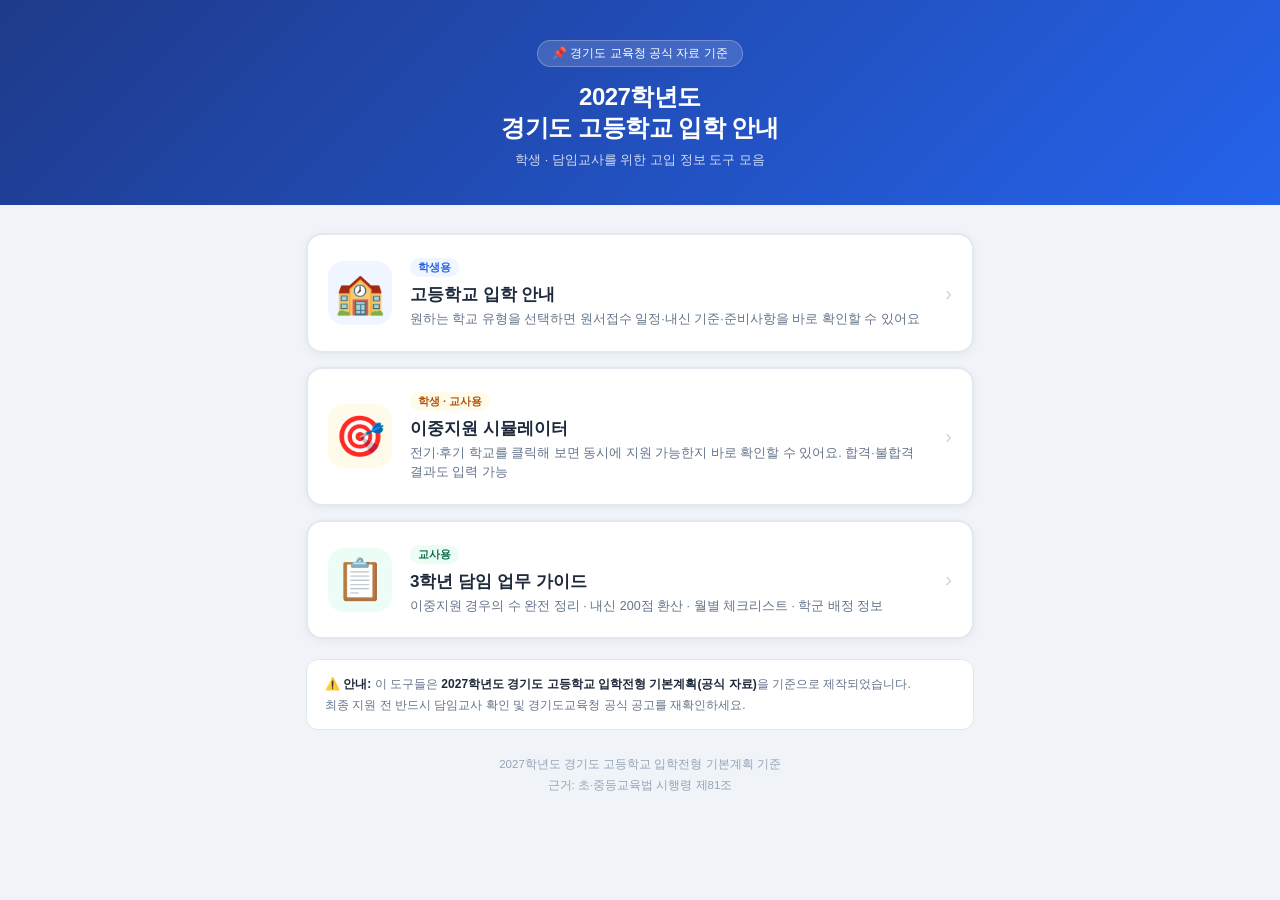
<file: index.html>
<!DOCTYPE html>
<html lang="ko">
<head>
<meta charset="UTF-8">
<meta name="viewport" content="width=device-width, initial-scale=1.0">
<title>2027 경기도 고입 안내 도구</title>
<style>
*{margin:0;padding:0;box-sizing:border-box;}
body{
  font-family:'맑은 고딕','Apple SD Gothic Neo',sans-serif;
  background:#f0f4f8; color:#1e293b; min-height:100vh;
}

/* ── 헤더 ── */
.header{
  background:linear-gradient(135deg,#1e3a8a 0%,#2563eb 100%);
  color:#fff; text-align:center;
  padding:40px 20px 36px;
}
.header .badge{
  display:inline-block;
  background:rgba(255,255,255,.15);
  border:1px solid rgba(255,255,255,.25);
  border-radius:20px; padding:4px 14px;
  font-size:12px; margin-bottom:14px;
}
.header h1{ font-size:24px; font-weight:900; letter-spacing:-.5px; line-height:1.3; }
.header p { font-size:13px; opacity:.8; margin-top:8px; }

/* ── 카드 그리드 ── */
.wrap{ max-width:700px; margin:0 auto; padding:28px 16px 60px; }
.cards{ display:flex; flex-direction:column; gap:14px; }

.tool-card{
  background:#fff; border-radius:16px;
  border:2px solid #e2e8f0;
  padding:22px 20px;
  text-decoration:none; color:inherit;
  display:flex; align-items:center; gap:18px;
  transition:all .2s;
  box-shadow:0 2px 8px rgba(0,0,0,.05);
}
.tool-card:hover{
  transform:translateY(-3px);
  box-shadow:0 8px 24px rgba(0,0,0,.1);
  border-color:var(--c);
}
.tool-card .tc-icon{
  font-size:40px; flex-shrink:0;
  width:64px; height:64px;
  border-radius:16px;
  display:flex; align-items:center; justify-content:center;
  background:var(--cl);
}
.tool-card .tc-body{ flex:1; }
.tool-card .tc-label{
  font-size:11px; font-weight:700;
  color:var(--c); background:var(--cl);
  padding:2px 8px; border-radius:10px;
  display:inline-block; margin-bottom:6px;
}
.tool-card .tc-name{ font-size:17px; font-weight:800; margin-bottom:4px; }
.tool-card .tc-desc{ font-size:12.5px; color:#64748b; line-height:1.5; }
.tool-card .tc-arrow{
  font-size:20px; color:#cbd5e1; flex-shrink:0;
}

/* 카드 색상 */
.card-blue  { --c:#2563eb; --cl:#eff6ff; }
.card-green { --c:#0e6e4a; --cl:#ecfdf5; }
.card-amber { --c:#b45309; --cl:#fffbeb; }

/* ── 공지 ── */
.notice{
  margin-top:20px;
  background:#fff; border-radius:12px;
  border:1px solid #e2e8f0;
  padding:14px 18px;
  font-size:12px; color:#64748b; line-height:1.7;
}
.notice strong{ color:#1e293b; }

/* ── 푸터 ── */
.footer{
  text-align:center; margin-top:24px;
  font-size:11.5px; color:#94a3b8; line-height:1.8;
}

@media(max-width:480px){
  .header h1{ font-size:20px; }
  .tool-card{ padding:16px 14px; gap:14px; }
  .tool-card .tc-icon{ width:52px; height:52px; font-size:30px; border-radius:12px; }
  .tool-card .tc-name{ font-size:15px; }
}
</style>
</head>
<body>

<div class="header">
  <div class="badge">📌 경기도 교육청 공식 자료 기준</div>
  <h1>2027학년도<br>경기도 고등학교 입학 안내</h1>
  <p>학생 · 담임교사를 위한 고입 정보 도구 모음</p>
</div>

<div class="wrap">
  <div class="cards">

    <!-- 학생 안내 앱 -->
    <a class="tool-card card-blue" href="student.html">
      <div class="tc-icon">🏫</div>
      <div class="tc-body">
        <div class="tc-label">학생용</div>
        <div class="tc-name">고등학교 입학 안내</div>
        <div class="tc-desc">원하는 학교 유형을 선택하면 원서접수 일정·내신 기준·준비사항을 바로 확인할 수 있어요</div>
      </div>
      <div class="tc-arrow">›</div>
    </a>

    <!-- 이중지원 시뮬레이터 -->
    <a class="tool-card card-amber" href="simulator.html">
      <div class="tc-icon">🎯</div>
      <div class="tc-body">
        <div class="tc-label">학생 · 교사용</div>
        <div class="tc-name">이중지원 시뮬레이터</div>
        <div class="tc-desc">전기·후기 학교를 클릭해 보면 동시에 지원 가능한지 바로 확인할 수 있어요. 합격·불합격 결과도 입력 가능</div>
      </div>
      <div class="tc-arrow">›</div>
    </a>

    <!-- 담임 가이드 -->
    <a class="tool-card card-green" href="guide.html">
      <div class="tc-icon">📋</div>
      <div class="tc-body">
        <div class="tc-label">교사용</div>
        <div class="tc-name">3학년 담임 업무 가이드</div>
        <div class="tc-desc">이중지원 경우의 수 완전 정리 · 내신 200점 환산 · 월별 체크리스트 · 학군 배정 정보</div>
      </div>
      <div class="tc-arrow">›</div>
    </a>

  </div>

  <div class="notice">
    ⚠️ <strong>안내:</strong> 이 도구들은 <strong>2027학년도 경기도 고등학교 입학전형 기본계획(공식 자료)</strong>을 기준으로 제작되었습니다.<br>
    최종 지원 전 반드시 담임교사 확인 및 경기도교육청 공식 공고를 재확인하세요.
  </div>

  <div class="footer">
    2027학년도 경기도 고등학교 입학전형 기본계획 기준<br>
    근거: 초·중등교육법 시행령 제81조
  </div>
</div>

</body>
</html>
</file>
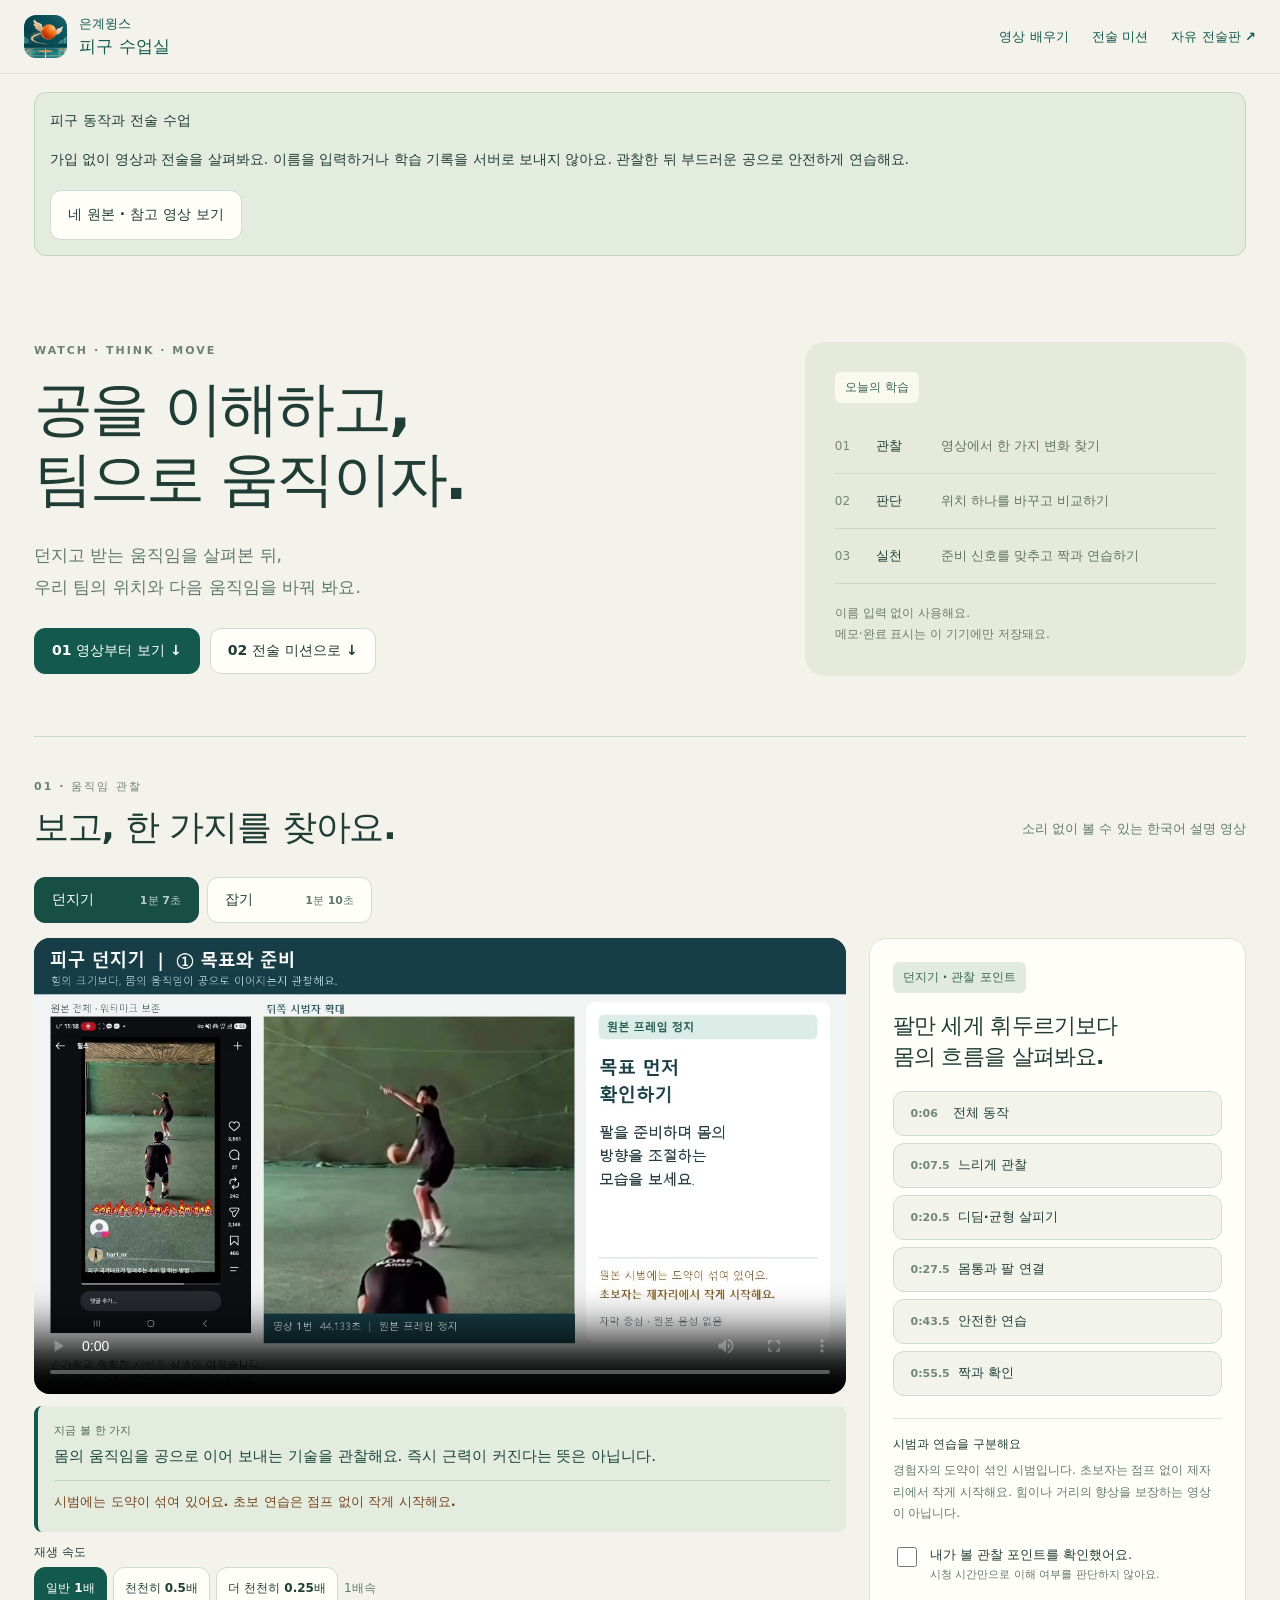
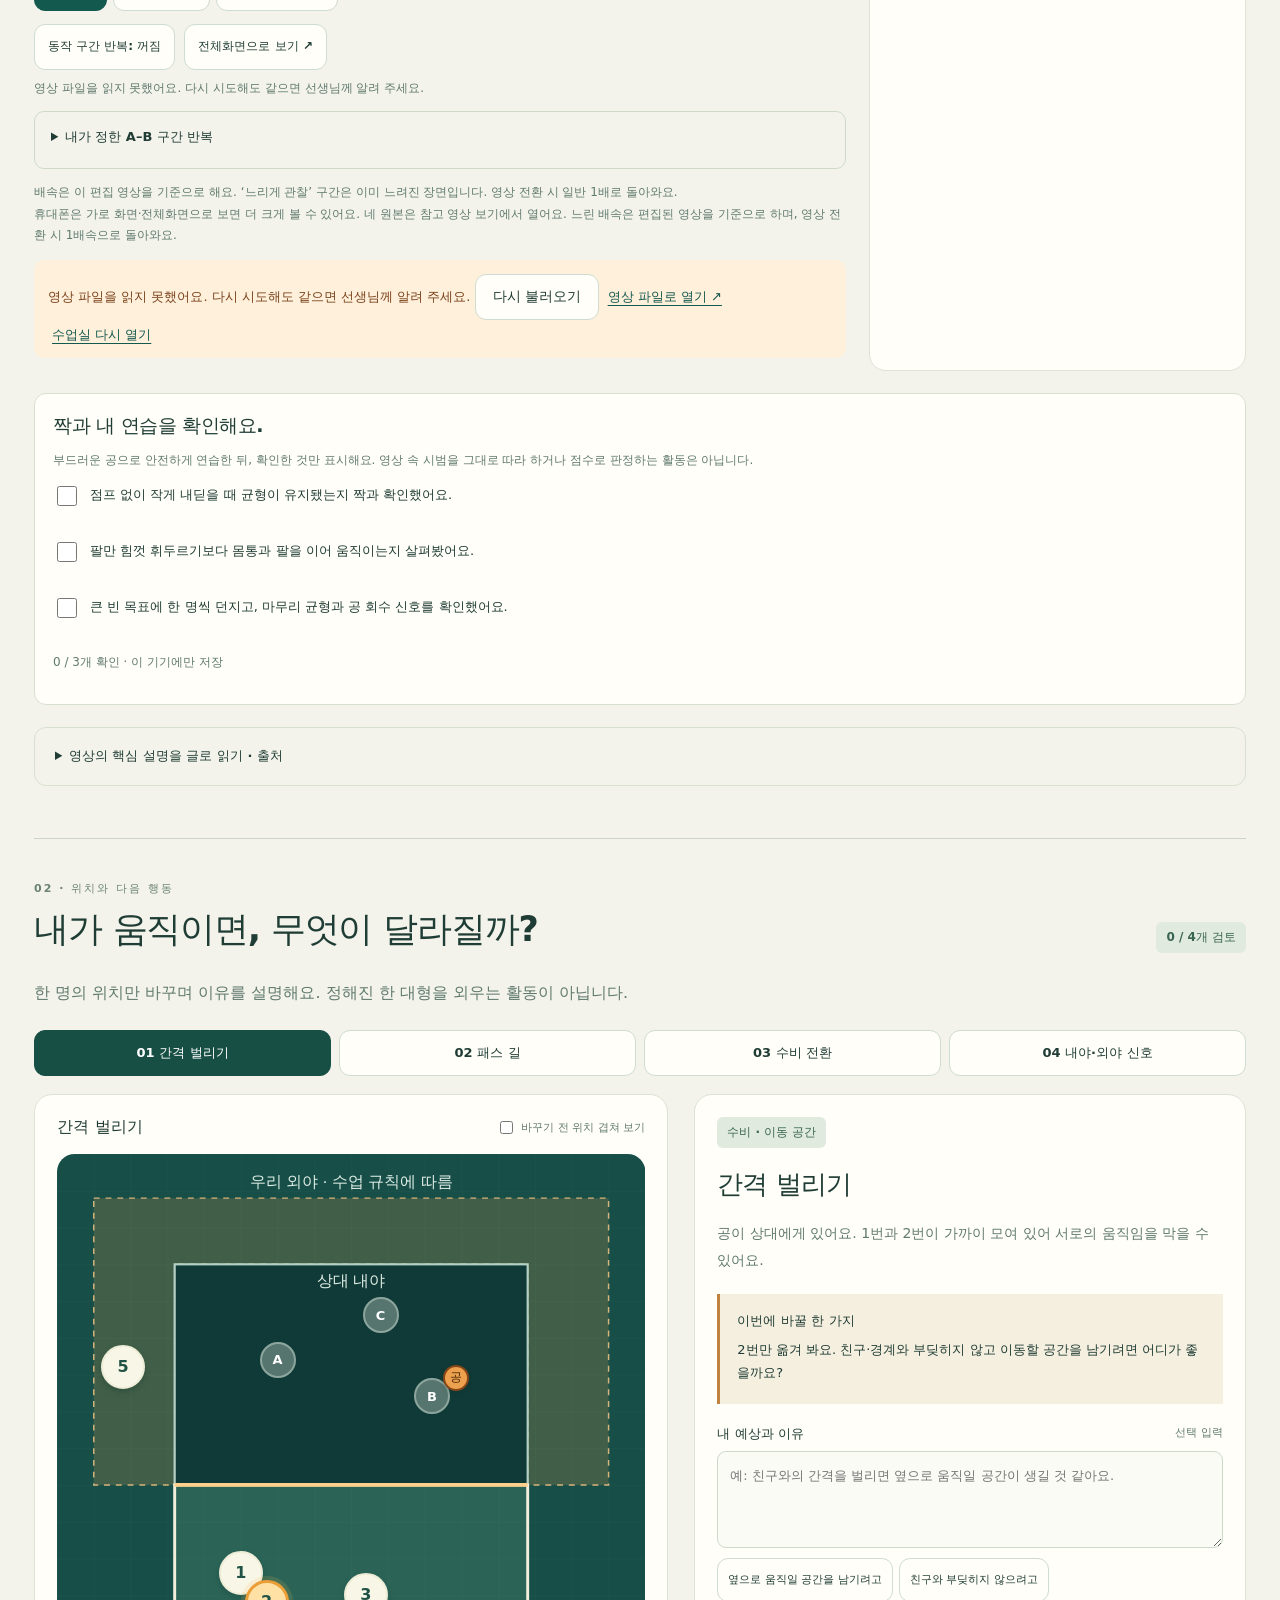
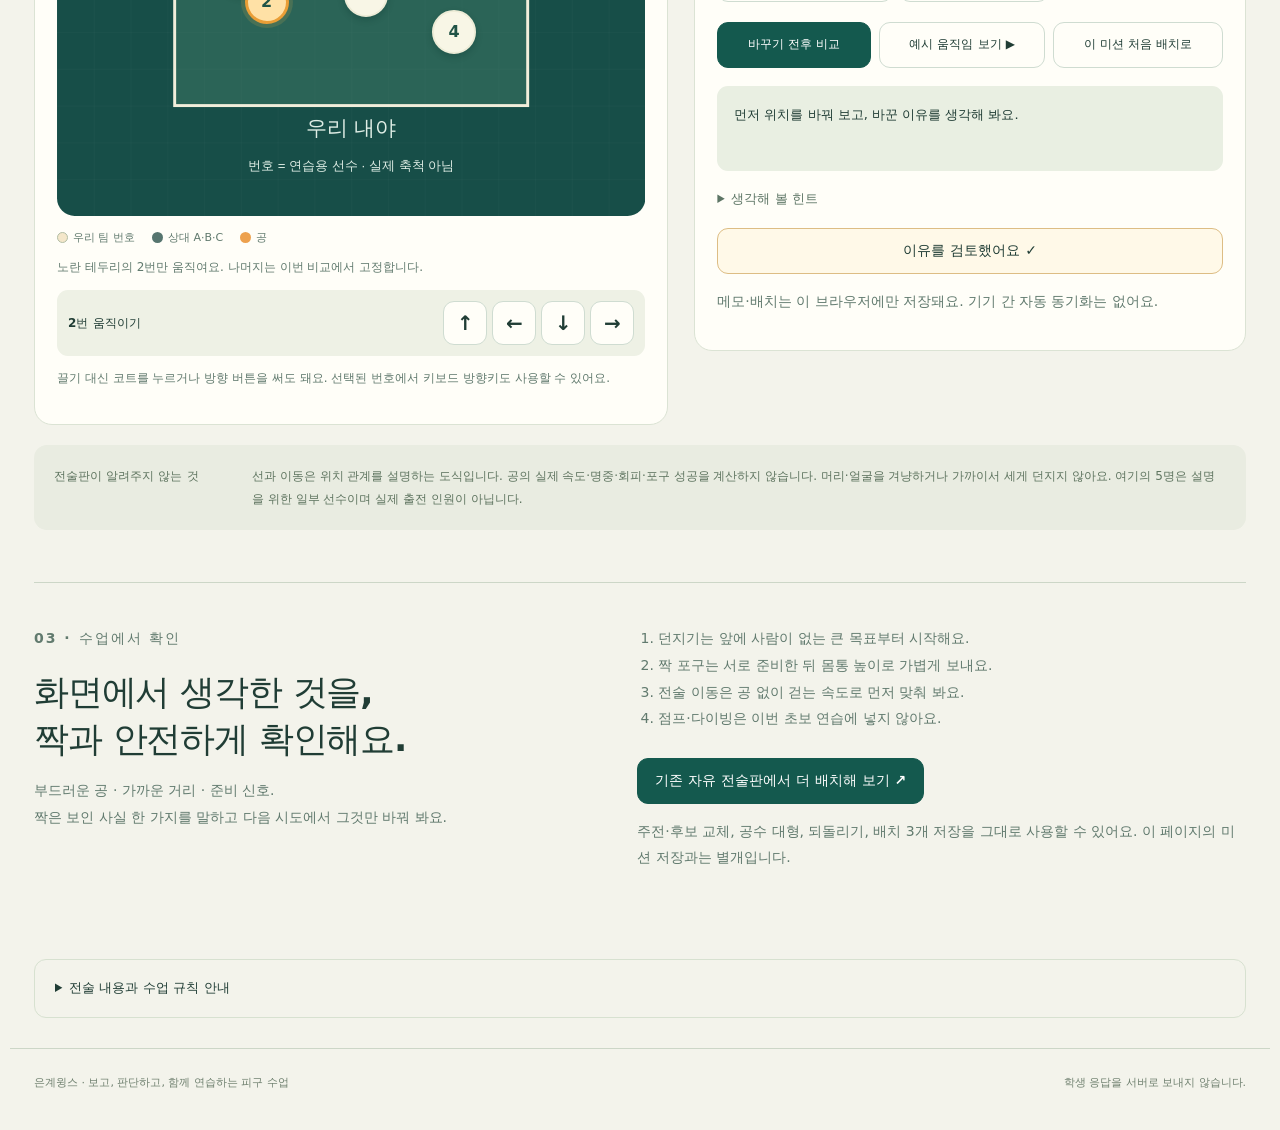
<file: dodgeball/index.html>
<!doctype html>
<html lang="ko">
<head>
  <meta charset="utf-8"><meta name="viewport" content="width=device-width,initial-scale=1">
  <meta name="theme-color" content="#124e48"><meta name="description" content="피구 던지기와 잡기 영상을 보고, 전술판에서 간격·패스·수비 전환을 연습하는 학생 수업 공간">
  <link rel="apple-touch-icon" href="assets/app-192.png"><meta name="apple-mobile-web-app-capable" content="yes"><meta name="apple-mobile-web-app-title" content="피구 수업실">
  <title>은계윙스 · 피구 수업실</title><link rel="stylesheet" href="learn.css">
</head>
<body>
<a class="skip" href="#lesson">학습 내용으로 바로 가기</a>
<header class="site-head"><a class="brand" href="learn.html"><img src="assets/cover.png" alt=""><span>은계윙스 <b>피구 수업실</b></span></a><nav aria-label="주요 메뉴"><a href="#lesson">영상 배우기</a><a href="#tactics">전술 미션</a><a href="board.html">자유 전술판 ↗</a></nav></header>
<main><aside class="local-notice"><b>피구 동작과 전술 수업</b><p>가입 없이 영상과 전술을 살펴봐요. 이름을 입력하거나 학습 기록을 서버로 보내지 않아요. 관찰한 뒤 부드러운 공으로 안전하게 연습해요.</p><a class="button" href="references.html">네 원본 · 참고 영상 보기</a></aside>

<section class="hero" aria-labelledby="hero-title"><div><p class="eyebrow">WATCH · THINK · MOVE</p><h1 id="hero-title">공을 이해하고,<br>팀으로 움직이자.</h1><p class="lead">던지고 받는 움직임을 살펴본 뒤,<br>우리 팀의 위치와 다음 움직임을 바꿔 봐요.</p><div class="hero-actions"><a class="button primary" href="#lesson">01 영상부터 보기 ↓</a><a class="button" href="#tactics">02 전술 미션으로 ↓</a></div></div><aside class="today"><span class="tag">오늘의 학습</span><ol><li><strong>관찰</strong><span>영상에서 한 가지 변화 찾기</span></li><li><strong>판단</strong><span>위치 하나를 바꾸고 비교하기</span></li><li><strong>실천</strong><span>준비 신호를 맞추고 짝과 연습하기</span></li></ol><p>이름 입력 없이 사용해요.<br>메모·완료 표시는 이 기기에만 저장돼요.</p></aside></section>

<section id="lesson" class="section" aria-labelledby="lesson-title"><div class="section-heading"><div><p class="eyebrow">01 · 움직임 관찰</p><h2 id="lesson-title">보고, 한 가지를 찾아요.</h2></div><p>소리 없이 볼 수 있는 한국어 설명 영상</p></div>
<div class="video-tabs" role="group" aria-label="학습 영상 선택"><button id="throwTab" class="selected" aria-pressed="true">던지기 <span>1분 7초</span></button><button id="catchTab" aria-pressed="false">잡기 <span>1분 10초</span></button></div>
<div class="video-layout"><div class="video-box"><video id="lessonVideo" controls playsinline preload="metadata" poster="media/throw-poster.jpg" aria-label="던지기 학습 영상">이 브라우저는 영상 재생을 지원하지 않습니다. <a href="media/throw-v13.mp4">던지기 영상 파일로 열기</a></video><div class="watch-cue"><b>지금 볼 한 가지</b><p id="watchCue" aria-live="off"></p><p id="practiceLimit" class="safety-line"></p></div><div class="playback-rates" role="group" aria-label="편집 영상 재생 속도"><span>재생 속도</span><button data-rate="1" aria-pressed="true">일반 1배</button><button data-rate="0.5" aria-pressed="false">천천히 0.5배</button><button data-rate="0.25" aria-pressed="false">더 천천히 0.25배</button><output id="rateStatus" aria-live="polite">1배속</output></div><div class="video-tools"><button id="repeatClip" aria-pressed="false">동작 구간 반복: 꺼짐</button><button id="fullVideo">전체화면으로 보기 ↗</button><span id="videoStatus" role="status">화면의 재생 버튼을 눌러 시작해요.</span></div><details class="ab-tools"><summary>내가 정한 A–B 구간 반복</summary><p>원하는 시각에서 A, 더 뒤의 시각에서 B를 표시해요. 영상이 준비된 뒤 사용할 수 있으며 시간 기준입니다.</p><div class="ab-buttons"><button id="markA">현재 시각을 A로</button><button id="markB">현재 시각을 B로</button><button id="repeatAB" aria-pressed="false" disabled>내 A–B 반복: 꺼짐</button><button id="clearAB">A–B 지우기</button></div><p id="abRange" role="status">A — → B —</p></details><p class="video-help">배속은 이 편집 영상을 기준으로 해요. ‘느리게 관찰’ 구간은 이미 느려진 장면입니다. 영상 전환 시 일반 1배로 돌아와요.<br>휴대폰은 가로 화면·전체화면으로 보면 더 크게 볼 수 있어요. 네 원본은 참고 영상 보기에서 열어요. 느린 배속은 편집된 영상을 기준으로 하며, 영상 전환 시 1배속으로 돌아와요.</p><p id="videoError" class="error" role="alert" hidden><span id="videoErrorText">영상을 불러오지 못했어요.</span> <button id="reloadVideo">다시 불러오기</button> <a id="directVideo" href="media/throw-v13.mp4">영상 파일로 열기 ↗</a> <a href="learn.html" target="_top">수업실 다시 열기</a></p></div>
<aside class="chapter-panel"><span class="tag" id="videoTag">던지기 · 관찰 포인트</span><h3 id="videoHeading">팔만 세게 휘두르기보다<br>몸의 흐름을 살펴봐요.</h3><div id="chapters" class="chapters" role="group" aria-label="영상 구간으로 이동"></div><div class="watch-note"><b>시범과 연습을 구분해요</b><p id="videoLimit"></p></div><label class="check"><input id="observed" type="checkbox"><span>내가 볼 관찰 포인트를 확인했어요.<small>시청 시간만으로 이해 여부를 판단하지 않아요.</small></span></label></aside></div>
<section class="self-check" aria-labelledby="selfCheckTitle"><h3 id="selfCheckTitle">짝과 내 연습을 확인해요.</h3><p>부드러운 공으로 안전하게 연습한 뒤, 확인한 것만 표시해요. 영상 속 시범을 그대로 따라 하거나 점수로 판정하는 활동은 아닙니다.</p><div id="selfCheckList"></div><p id="selfCheckCount" role="status"></p></section>
<details class="transcript"><summary>영상의 핵심 설명을 글로 읽기 · 출처</summary><div id="transcriptText"></div><p>사용자가 제공한 실제 녹화영상의 원본 프레임으로 편집했습니다. 워터마크 <b>har1_nr</b>를 보존했고 AI 자세 생성·새 프레임 보간은 사용하지 않았습니다. 최초 손가락 접촉, 원본 미러 여부, 힘의 크기는 확인하지 못했습니다.</p><p>지도 참고: <a href="https://education.nsw.gov.au/content/dam/main-education/teaching-and-learning/curriculum/key-learning-areas/pdhpe/media/documents/pdhpe-k-6-get-skilled-get-active-resource.pdf" target="_blank" rel="noopener">NSW 교육부 Get Skilled Get Active (2016)</a>, Catch·Overarm throw. 수업 적용은 선생님 안내를 따라요.</p></details>
</section>

<section id="tactics" class="section" aria-labelledby="tactics-title"><div class="section-heading"><div><p class="eyebrow">02 · 위치와 다음 행동</p><h2 id="tactics-title">내가 움직이면, 무엇이 달라질까?</h2></div><span id="missionCount" class="tag">0 / 4개 검토</span></div><p class="section-intro">한 명의 위치만 바꾸며 이유를 설명해요. 정해진 한 대형을 외우는 활동이 아닙니다.</p>
<div id="missionTabs" class="mission-tabs" role="group" aria-label="전술 미션 선택"></div>
<div class="mission-layout"><div class="court-card"><div class="court-head"><b id="courtTitle">간격 벌리기</b><label><input id="beforeToggle" type="checkbox"> 바꾸기 전 위치 겹쳐 보기</label></div><div id="practiceBoard" class="practice-board" aria-label="전술 연습 코트. 아래쪽 우리 내야 안에서 선택한 선수를 옮기세요.">
<svg viewBox="0 0 800 900" aria-hidden="true"><defs><pattern id="lessonGrid" width="50" height="50" patternUnits="userSpaceOnUse"><path d="M50 0H0V50" fill="none" stroke="#ffffff" stroke-opacity=".05"/></pattern><marker id="lessonArrow" viewBox="0 0 10 10" refX="9" refY="5" markerWidth="6" markerHeight="6" orient="auto"><path d="M0 0L10 5L0 10Z" fill="#ffd08b"/></marker></defs><rect width="800" height="900" rx="24" fill="#174e48"/><rect width="800" height="900" fill="url(#lessonGrid)"/><path d="M50 60H750V450H640V150H160V450H50Z" fill="#d69c4a" fill-opacity=".22" stroke="#d7b47a" stroke-width="2" stroke-dasharray="8 8"/><rect x="160" y="150" width="480" height="300" fill="#103a37" stroke="#b4cfc3" stroke-width="3"/><rect x="160" y="450" width="480" height="300" fill="#518d73" fill-opacity=".35" stroke="#f2eedb" stroke-width="4"/><path d="M160 450H640" stroke="#ffd08b" stroke-width="5"/><g fill="#deede5" text-anchor="middle" font-family="Malgun Gothic, sans-serif"><text x="400" y="45" font-size="22">우리 외야 · 수업 규칙에 따름</text><text x="400" y="180" font-size="22">상대 내야</text><text x="400" y="790" font-size="28" font-weight="700">우리 내야</text><text x="400" y="837" font-size="18">번호 = 연습용 선수 · 실제 축척 아님</text></g><g id="lessonPaths"></g></svg><div id="practiceTokens" class="practice-tokens"></div></div><div class="legend"><span><i class="our-dot"></i>우리 팀 번호</span><span><i class="opponent-dot"></i>상대 A·B·C</span><span><i class="ball-dot"></i>공</span></div><p id="boardInstruction" class="small"></p><div class="move-panel"><span id="selectedPlayer">2번 움직이기</span><div class="direction-controls" role="group" aria-label="선택한 선수 위치 이동"><button data-move="up" aria-label="선수를 위로 한 칸 이동">↑</button><button data-move="left" aria-label="선수를 왼쪽으로 한 칸 이동">←</button><button data-move="down" aria-label="선수를 아래로 한 칸 이동">↓</button><button data-move="right" aria-label="선수를 오른쪽으로 한 칸 이동">→</button></div></div><p class="small">끌기 대신 코트를 누르거나 방향 버튼을 써도 돼요. 선택된 번호에서 키보드 방향키도 사용할 수 있어요.</p></div>
<aside class="mission-card"><span id="missionPhase" class="tag">수비</span><h3 id="missionTitle"></h3><p id="missionSituation"></p><div class="task"><b>이번에 바꿀 한 가지</b><p id="missionTask"></p></div><label class="memo-label" for="reason">내 예상과 이유 <span>선택 입력</span></label><textarea id="reason" maxlength="180" rows="3" placeholder="예: 친구와의 간격을 벌리면 옆으로 움직일 공간이 생길 것 같아요."></textarea><div id="reasonIdeas" class="reason-ideas"></div><label id="readySignalWrap" class="check"><input id="readySignal" type="checkbox"><span>공을 받는 친구의 ‘준비’ 신호를 확인했어요.</span></label><div class="mission-actions"><button id="compare" class="primary">바꾸기 전후 비교</button><button id="exampleMotion">예시 움직임 보기 ▶</button><button id="resetMission">이 미션 처음 배치로</button></div><div id="missionFeedback" class="feedback" role="status" aria-live="polite">먼저 위치를 바꿔 보고, 바꾼 이유를 생각해 봐요.</div><details class="coach-tip"><summary>생각해 볼 힌트</summary><p id="missionHint"></p></details><button id="completeMission" class="complete-button">이유를 검토했어요 ✓</button><p id="storageStatus" class="small" role="status"></p></aside></div>
<div class="model-note"><strong>전술판이 알려주지 않는 것</strong><p>선과 이동은 위치 관계를 설명하는 도식입니다. 공의 실제 속도·명중·회피·포구 성공을 계산하지 않습니다. 머리·얼굴을 겨냥하거나 가까이서 세게 던지지 않아요. 여기의 5명은 설명을 위한 일부 선수이며 실제 출전 인원이 아닙니다.</p></div>
</section>

<section class="section practice-finish" aria-labelledby="practice-title"><div><p class="eyebrow">03 · 수업에서 확인</p><h2 id="practice-title">화면에서 생각한 것을,<br>짝과 안전하게 확인해요.</h2><p>부드러운 공 · 가까운 거리 · 준비 신호.<br>짝은 보인 사실 한 가지를 말하고 다음 시도에서 그것만 바꿔 봐요.</p></div><div><ol><li>던지기는 앞에 사람이 없는 큰 목표부터 시작해요.</li><li>짝 포구는 서로 준비한 뒤 몸통 높이로 가볍게 보내요.</li><li>전술 이동은 공 없이 걷는 속도로 먼저 맞춰 봐요.</li><li>점프·다이빙은 이번 초보 연습에 넣지 않아요.</li></ol><a class="button primary" href="board.html">기존 자유 전술판에서 더 배치해 보기 ↗</a><p class="small">주전·후보 교체, 공수 대형, 되돌리기, 배치 3개 저장을 그대로 사용할 수 있어요. 이 페이지의 미션 저장과는 별개입니다.</p></div></section>
<details class="sources"><summary>전술 내용과 수업 규칙 안내</summary><p>간격 유지, 앞을 보며 수비로 전환하기, 짧은 의사소통이라는 기본 개념을 참고해 만든 독창적인 수업 미션입니다. 선수 배치와 이동 예시는 설명용 재구성이며 원본 영상에서 분석한 경기 전술이 아닙니다.</p><p>참고: <a href="https://www.britishdodgeball.org/wp-content/uploads/2021/05/Level-1-Resource-Basic-Tactics-1.pdf" target="_blank" rel="noopener">British Dodgeball · Basic Tactics (2021)</a>. 경기용 최대 힘·급접근·점프·여러 공 동시 집중 공격은 초보 수업 과제에 적용하지 않았습니다.</p><p>이 앱은 내야·외야가 있는 수업 상황을 사용합니다. 인원, 외야 이동, 패스, 잡은 뒤 판정은 선생님이 정한 수업·대회 규칙을 먼저 확인하세요. 국제 다구 피구 규칙과 같다고 가정하지 않습니다.</p></details>
</main><footer>은계윙스 · 보고, 판단하고, 함께 연습하는 피구 수업 <span>학생 응답을 서버로 보내지 않습니다.</span></footer>
<script src="learn-local.js"></script>
</body></html>
</file>
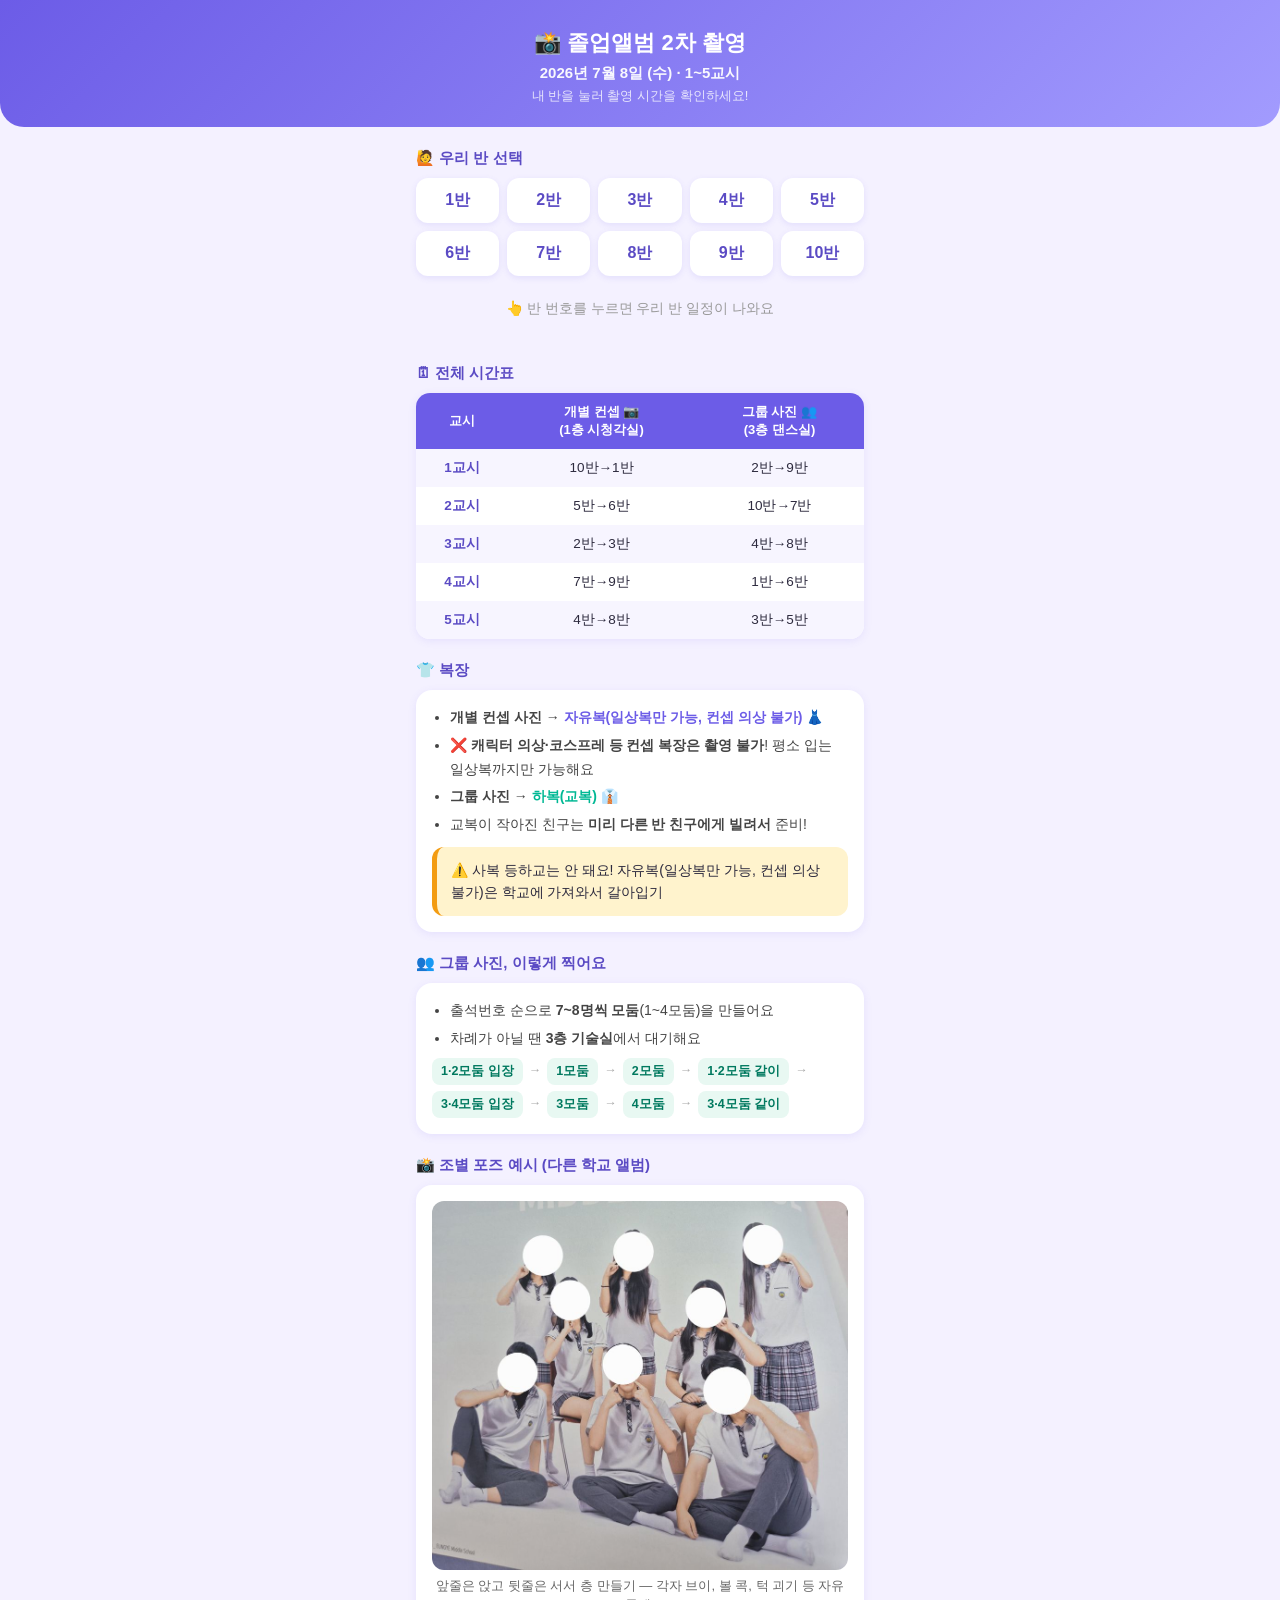
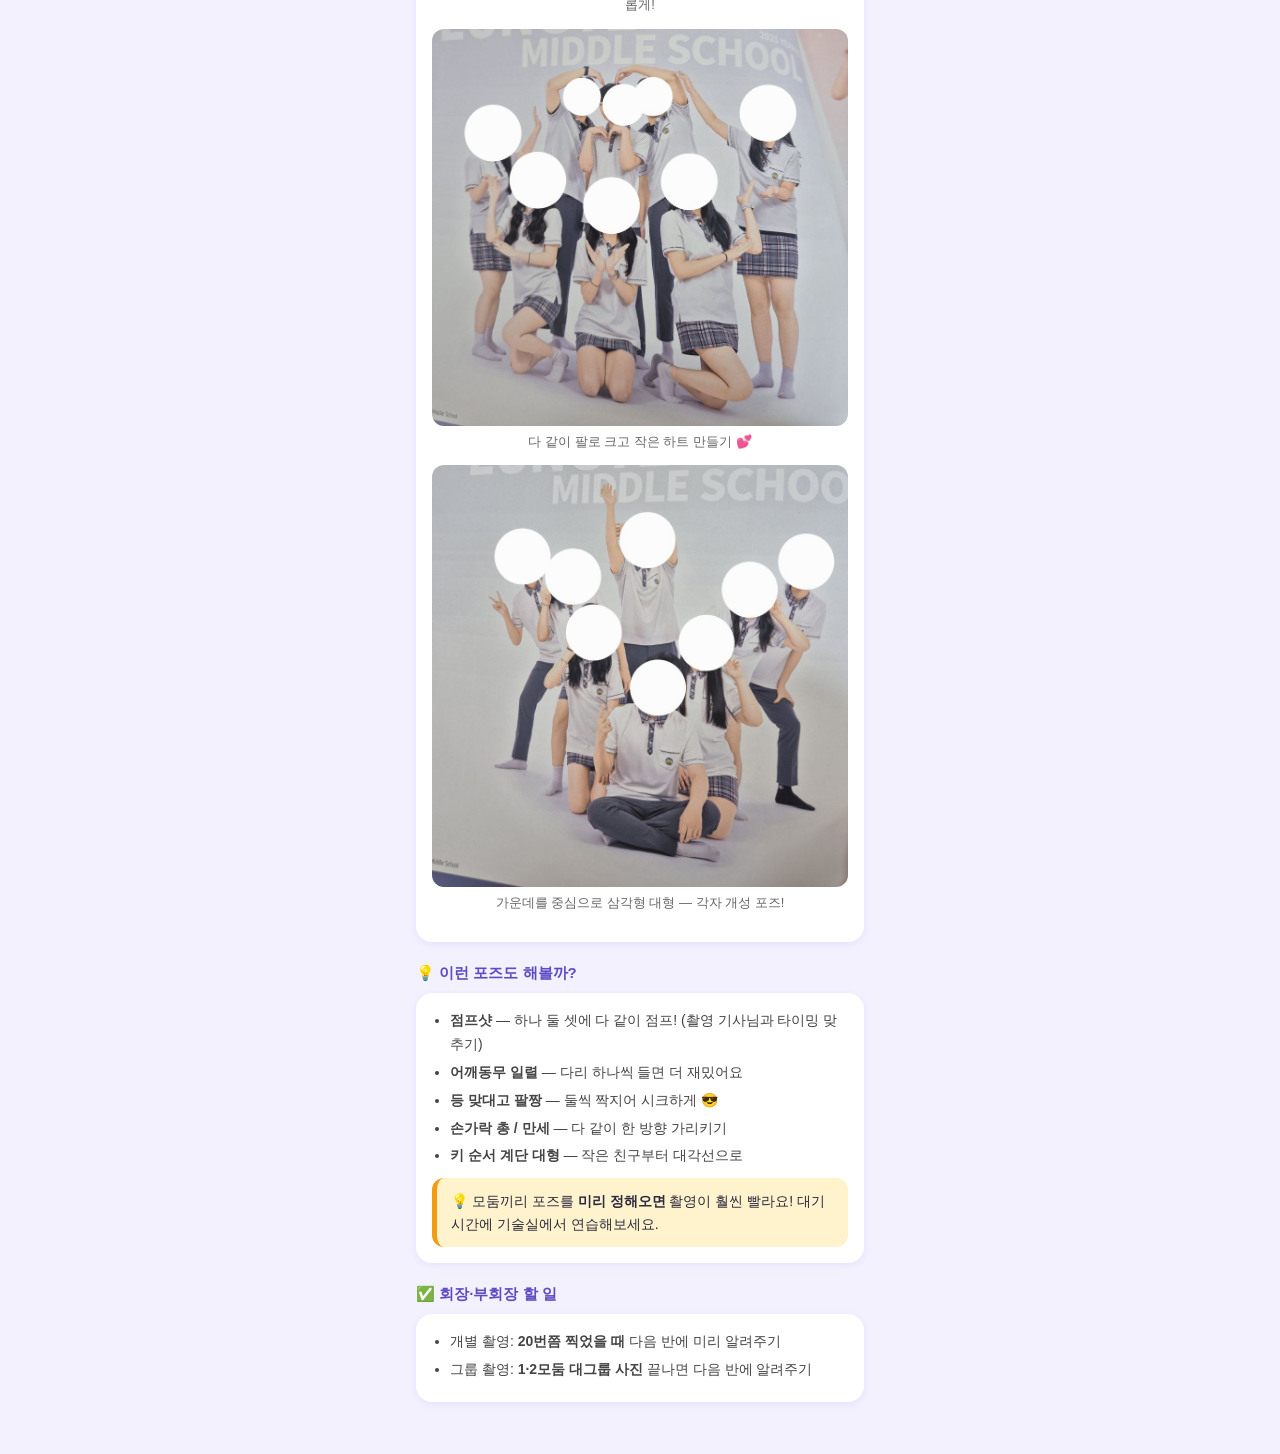
<file: photo/index.html>
<!DOCTYPE html>
<html lang="ko">
<head>
<meta charset="UTF-8">
<meta name="viewport" content="width=device-width, initial-scale=1.0">
<title>📸 졸업앨범 2차 촬영 안내</title>
<style>
  * { margin:0; padding:0; box-sizing:border-box; }
  body {
    font-family:'Apple SD Gothic Neo','Noto Sans KR','Malgun Gothic',sans-serif;
    background:#f4f1ff; color:#2d2a3e; padding-bottom:40px;
  }
  .wrap { max-width:480px; margin:0 auto; padding:0 16px; }
  header {
    background:linear-gradient(135deg,#6c5ce7,#a29bfe);
    color:#fff; text-align:center; padding:28px 16px 22px;
    border-radius:0 0 24px 24px; margin-bottom:18px;
  }
  header h1 { font-size:22px; margin-bottom:6px; }
  header .date { font-size:15px; opacity:.95; font-weight:600; }
  header .sub { font-size:13px; opacity:.8; margin-top:4px; }

  .section-title { font-size:15px; font-weight:700; margin:22px 0 10px; color:#5b4bc4; }

  .class-grid { display:grid; grid-template-columns:repeat(5,1fr); gap:8px; }
  .class-btn {
    padding:12px 0; border:none; border-radius:12px; background:#fff;
    font-size:16px; font-weight:700; color:#5b4bc4; cursor:pointer;
    box-shadow:0 2px 6px rgba(108,92,231,.12); transition:.15s;
  }
  .class-btn.active { background:#6c5ce7; color:#fff; transform:scale(1.05); }

  .my-schedule { display:none; }
  .my-schedule.show { display:block; animation:pop .25s ease; }
  @keyframes pop { from{opacity:0;transform:translateY(8px);} to{opacity:1;transform:none;} }

  .card {
    background:#fff; border-radius:16px; padding:16px;
    box-shadow:0 3px 10px rgba(108,92,231,.1); margin-bottom:12px;
    border-left:6px solid #6c5ce7;
  }
  .card.group { border-left-color:#00b894; }
  .card .tag {
    display:inline-block; font-size:12px; font-weight:700; color:#fff;
    background:#6c5ce7; border-radius:20px; padding:3px 10px; margin-bottom:8px;
  }
  .card.group .tag { background:#00b894; }
  .card h3 { font-size:18px; margin-bottom:6px; }
  .card p { font-size:14px; line-height:1.6; color:#555; }
  .card .order { font-size:13px; font-weight:700; color:#e17055; margin-top:4px; }
  .dress { font-weight:700; }
  .card.indiv .dress { color:#6c5ce7; }
  .card.group .dress { color:#00b894; }

  table { width:100%; border-collapse:collapse; background:#fff; border-radius:14px; overflow:hidden; box-shadow:0 2px 8px rgba(108,92,231,.1); font-size:13.5px; }
  th, td { padding:10px 6px; text-align:center; }
  th { background:#6c5ce7; color:#fff; font-size:13px; }
  tr:nth-child(even) td { background:#f7f5ff; }
  td b { color:#5b4bc4; }
  tr.hl td { background:#fff3cd !important; font-weight:700; }

  .info { background:#fff; border-radius:16px; padding:16px; box-shadow:0 2px 8px rgba(108,92,231,.1); margin-bottom:12px; }
  .info h3 { font-size:15px; margin-bottom:8px; }
  .info ul { padding-left:18px; }
  .info li { font-size:14px; line-height:1.7; color:#444; margin-bottom:4px; }
  .flow { display:flex; flex-wrap:wrap; gap:6px; margin-top:8px; }
  .flow span { background:#e8f8f2; color:#00795f; font-size:12.5px; font-weight:600; padding:5px 9px; border-radius:8px; }
  .flow .arr { background:none; color:#aaa; padding:5px 0; }
  .warn { background:#fff3cd; border-radius:12px; padding:12px 14px; font-size:14px; line-height:1.6; margin-top:10px; border-left:5px solid #f39c12; }
  .placeholder { text-align:center; color:#999; font-size:14px; padding:24px 0; }
  img.pose { width:100%; border-radius:12px; display:block; }
  .cap { font-size:13px; color:#666; text-align:center; margin:6px 0 14px; line-height:1.5; }
</style>
</head>
<body>
<header>
  <h1>📸 졸업앨범 2차 촬영</h1>
  <div class="date">2026년 7월 8일 (수) · 1~5교시</div>
  <div class="sub">내 반을 눌러 촬영 시간을 확인하세요!</div>
</header>

<div class="wrap">
  <div class="section-title">🙋 우리 반 선택</div>
  <div class="class-grid" id="grid"></div>

  <div id="mySchedule" class="my-schedule"></div>
  <div id="placeholder" class="placeholder">👆 반 번호를 누르면 우리 반 일정이 나와요</div>

  <div class="section-title">🗓 전체 시간표</div>
  <table id="allTable">
    <tr><th>교시</th><th>개별 컨셉 📷<br>(1층 시청각실)</th><th>그룹 사진 👥<br>(3층 댄스실)</th></tr>
  </table>

  <div class="section-title">👕 복장</div>
  <div class="info">
    <ul>
      <li><b>개별 컨셉 사진</b> → <b style="color:#6c5ce7">자유복(일상복만 가능, 컨셉 의상 불가)</b> 👗</li><li>❌ <b>캐릭터 의상·코스프레 등 컨셉 복장은 촬영 불가</b>! 평소 입는 일상복까지만 가능해요</li>
      <li><b>그룹 사진</b> → <b style="color:#00b894">하복(교복)</b> 👔</li>
      <li>교복이 작아진 친구는 <b>미리 다른 반 친구에게 빌려서</b> 준비!</li>
    </ul>
    <div class="warn">⚠️ 사복 등하교는 안 돼요! 자유복(일상복만 가능, 컨셉 의상 불가)은 학교에 가져와서 갈아입기</div>
  </div>

  <div class="section-title">👥 그룹 사진, 이렇게 찍어요</div>
  <div class="info">
    <ul>
      <li>출석번호 순으로 <b>7~8명씩 모둠</b>(1~4모둠)을 만들어요</li>
      <li>차례가 아닐 땐 <b>3층 기술실</b>에서 대기해요</li>
    </ul>
    <div class="flow">
      <span>1·2모둠 입장</span><span class="arr">→</span>
      <span>1모둠</span><span class="arr">→</span>
      <span>2모둠</span><span class="arr">→</span>
      <span>1·2모둠 같이</span><span class="arr">→</span>
      <span>3·4모둠 입장</span><span class="arr">→</span>
      <span>3모둠</span><span class="arr">→</span>
      <span>4모둠</span><span class="arr">→</span>
      <span>3·4모둠 같이</span>
    </div>
  </div>

  <div class="section-title">📸 조별 포즈 예시 (다른 학교 앨범)</div>
  <div class="info">
    <img class="pose" src="[data-uri]" alt="포즈 예시 1">
    <p class="cap">앞줄은 앉고 뒷줄은 서서 층 만들기 — 각자 브이, 볼 콕, 턱 괴기 등 자유롭게!</p>
    <img class="pose" src="[data-uri]" alt="포즈 예시 2">
    <p class="cap">다 같이 팔로 크고 작은 하트 만들기 💕</p>
    <img class="pose" src="[data-uri]" alt="포즈 예시 3">
    <p class="cap">가운데를 중심으로 삼각형 대형 — 각자 개성 포즈!</p>
  </div>

  <div class="section-title">💡 이런 포즈도 해볼까?</div>
  <div class="info">
    <ul>
      <li><b>점프샷</b> — 하나 둘 셋에 다 같이 점프! (촬영 기사님과 타이밍 맞추기)</li>
      <li><b>어깨동무 일렬</b> — 다리 하나씩 들면 더 재밌어요</li>
      <li><b>등 맞대고 팔짱</b> — 둘씩 짝지어 시크하게 😎</li>
      <li><b>손가락 총 / 만세</b> — 다 같이 한 방향 가리키기</li>
      <li><b>키 순서 계단 대형</b> — 작은 친구부터 대각선으로</li>
    </ul>
    <div class="warn">💡 모둠끼리 포즈를 <b>미리 정해오면</b> 촬영이 훨씬 빨라요! 대기 시간에 기술실에서 연습해보세요.</div>
  </div>

  <div class="section-title">✅ 회장·부회장 할 일</div>
  <div class="info">
    <ul>
      <li>개별 촬영: <b>20번쯤 찍었을 때</b> 다음 반에 미리 알려주기</li>
      <li>그룹 촬영: <b>1·2모둠 대그룹 사진</b> 끝나면 다음 반에 알려주기</li>
    </ul>
  </div>
</div>

<script>
// [교시, 순서(1=먼저,2=다음)]
const data = {
  1:{indiv:[1,2], group:[4,1]},
  2:{indiv:[3,1], group:[1,1]},
  3:{indiv:[3,2], group:[5,1]},
  4:{indiv:[5,1], group:[3,1]},
  5:{indiv:[2,1], group:[5,2]},
  6:{indiv:[2,2], group:[4,2]},
  7:{indiv:[4,1], group:[2,2]},
  8:{indiv:[5,2], group:[3,2]},
  9:{indiv:[4,2], group:[1,2]},
  10:{indiv:[1,1], group:[2,1]}
};
const periodOrder = { indiv:{1:'10반→1반',2:'5반→6반',3:'2반→3반',4:'7반→9반',5:'4반→8반'},
                      group:{1:'2반→9반',2:'10반→7반',3:'4반→8반',4:'1반→6반',5:'3반→5반'} };

const grid = document.getElementById('grid');
for (let i=1;i<=10;i++){
  const b=document.createElement('button');
  b.className='class-btn'; b.textContent=i+'반';
  b.onclick=()=>select(i,b);
  grid.appendChild(b);
}

const tbl=document.getElementById('allTable');
for(let p=1;p<=5;p++){
  const tr=document.createElement('tr');
  tr.id='row'+p;
  tr.innerHTML=`<td><b>${p}교시</b></td><td>${periodOrder.indiv[p]}</td><td>${periodOrder.group[p]}</td>`;
  tbl.appendChild(tr);
}

function select(cls,btn){
  document.querySelectorAll('.class-btn').forEach(x=>x.classList.remove('active'));
  btn.classList.add('active');
  document.getElementById('placeholder').style.display='none';

  const d=data[cls];
  const items=[
    {type:'indiv', period:d.indiv[0], ord:d.indiv[1]},
    {type:'group', period:d.group[0], ord:d.group[1]}
  ].sort((a,b)=>a.period-b.period);

  const el=document.getElementById('mySchedule');
  el.innerHTML='<div class="section-title">⭐ '+cls+'반 촬영 일정</div>'+items.map(it=>{
    const isI=it.type==='indiv';
    return `<div class="card ${isI?'indiv':'group'}">
      <span class="tag">${isI?'📷 개별 컨셉 사진':'👥 그룹 사진'}</span>
      <h3>${it.period}교시</h3>
      <p>📍 ${isI?'1층 시청각실':'3층 댄스실 (대기: 3층 기술실)'}<br>
      👕 복장: <span class="dress">${isI?'자유복(일상복만 가능, 컨셉 의상 불가)':'하복(교복)'}</span></p>
      <div class="order">${it.ord===1?'⏰ 이 교시에 먼저 찍는 반이에요! 바로 이동 준비':'⏰ 앞 반이 끝난 뒤 순서예요. 안내 오면 이동'}</div>
    </div>`;
  }).join('');
  el.classList.add('show');

  for(let p=1;p<=5;p++) document.getElementById('row'+p).classList.remove('hl');
  document.getElementById('row'+d.indiv[0]).classList.add('hl');
  document.getElementById('row'+d.group[0]).classList.add('hl');
  el.scrollIntoView({behavior:'smooth',block:'start'});
}
</script>
</body>
</html>
</file>
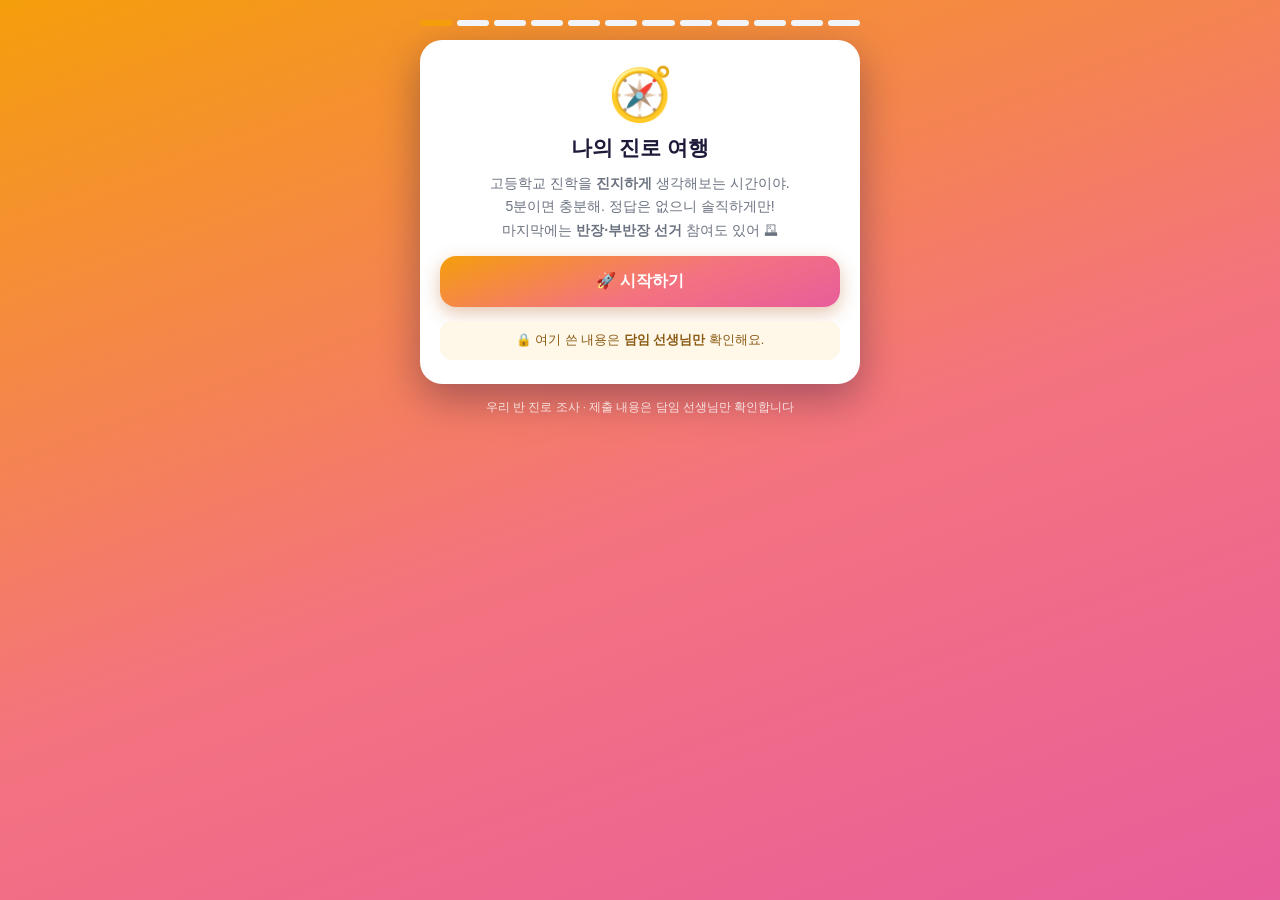
<file: election.html>
<!DOCTYPE html>
<html lang="ko">
<head>
<meta charset="UTF-8">
<meta name="viewport" content="width=device-width, initial-scale=1.0, user-scalable=no">
<title>🧭 나의 진로 여행</title>
<style>
  :root{
    --grad: linear-gradient(160deg,#f59e0b,#f4737f 55%,#e85d9b);
    --egrad: linear-gradient(160deg,#4f46e5,#7c3aed 55%,#db2777);
    --rgrad: linear-gradient(160deg,#059669,#0ea5e9);
    --ink:#1e1b3a; --sub:#6b7280; --card:#ffffff; --line:#e5e7eb;
    --blue:#4f46e5; --pink:#db2777; --amber:#b45309;
  }
  *{box-sizing:border-box; margin:0; padding:0; -webkit-tap-highlight-color:transparent;}
  html,body{min-height:100%;}
  body{font-family:"Pretendard","Malgun Gothic","맑은 고딕",-apple-system,sans-serif; background:var(--grad); color:var(--ink); display:flex; flex-direction:column; align-items:center; padding:20px 16px 40px; transition:background .5s;}
  body.election{background:var(--egrad);}
  .app{width:100%; max-width:440px;}
  .card{background:var(--card); border-radius:22px; padding:24px 20px; box-shadow:0 14px 40px rgba(20,10,60,.35); animation:pop .3s ease;}
  @keyframes pop{from{transform:translateY(14px) scale(.98); opacity:0;} to{transform:none; opacity:1;}}
  h1{font-size:21px; line-height:1.4; text-align:center;}
  h2{font-size:18px; margin-bottom:4px; line-height:1.4;}
  .big-emoji{font-size:52px; text-align:center; display:block; margin-bottom:8px;}
  .desc{font-size:14px; color:var(--sub); line-height:1.65; text-align:center; margin-top:10px;}
  .hint{font-size:12.5px; color:var(--sub); line-height:1.55; margin-bottom:8px;}
  .notice{margin-top:14px; background:#fff7e8; color:#8a5a12; font-size:12.5px; border-radius:12px; padding:10px 12px; line-height:1.55; text-align:center;}
  button{font-family:inherit; cursor:pointer; border:none;}
  .btn{display:block; width:100%; padding:15px; border-radius:16px; font-size:16px; font-weight:800; margin-top:14px; background:var(--grad); color:#fff; box-shadow:0 6px 18px rgba(180,90,20,.35); transition:transform .1s;}
  body.election .btn{background:var(--egrad); box-shadow:0 6px 18px rgba(79,70,229,.4);}
  .btn.green{background:var(--rgrad) !important;}
  .btn:active{transform:scale(.97);}
  .btn.ghost{background:#f3f4f6 !important; color:var(--sub); box-shadow:none; font-weight:600; font-size:13.5px; padding:11px;}
  .btn:disabled{opacity:.45; box-shadow:none;}
  .jprog{display:flex; gap:5px; margin-bottom:14px;}
  .jprog span{flex:1; height:6px; border-radius:3px; background:#f1f5f9; transition:background .3s;}
  .jprog span.on{background:#f59e0b;}
  body.election .jprog span.on{background:var(--blue);}
  .jq-opt{display:block; width:100%; text-align:left; padding:13px 14px; border:2px solid var(--line); border-radius:12px; background:#fff; font-size:14px; margin-top:8px; cursor:pointer; font-family:inherit; line-height:1.5;}
  .jq-opt.sel{border-color:#f59e0b; background:#fff7e8; font-weight:700;}
  .type-grid{display:grid; grid-template-columns:repeat(auto-fit,minmax(76px,1fr)); gap:7px; margin-top:10px;}
  .type-card{border:2px solid var(--line); border-radius:12px; padding:9px 4px; background:#fff; cursor:pointer; font-size:12px; text-align:center; font-weight:700; font-family:inherit; word-break:keep-all;}
  .type-card .te{display:block; font-size:20px; margin-bottom:3px;}
  .type-card.sel{border-color:#f59e0b; background:#fff7e8;}
  .type-card.reco{box-shadow:0 0 0 2px #fde68a;}
  .type-detail{background:#fffdf5; border:1.5px dashed #f0b95e; border-radius:12px; padding:12px 14px; margin-top:10px; font-size:13px; line-height:1.65; color:#6b4d10; min-height:60px;}
  .type-warn{background:#fef2f2; border:1.5px solid #fca5a5; border-radius:12px; padding:10px 12px; margin-top:10px; font-size:12.5px; line-height:1.6; color:#991b1b;}
  .reco-box{background:linear-gradient(120deg,#fff7e8,#fdeef5); border-radius:14px; padding:13px; margin-top:10px; text-align:center; line-height:1.65; font-size:13.5px;}
  .senior-box{background:#eefdf4; border:1.5px solid #86efac; border-radius:12px; padding:10px 12px; margin-top:10px; font-size:12.5px; line-height:1.65; color:#14532d;}
  .senior-box b{color:#166534;}
  details.tip{background:#f5f3ff; border-radius:12px; padding:10px 12px; margin-top:10px; font-size:12.5px; line-height:1.7; color:#4c1d95;}
  details.tip summary{cursor:pointer; font-weight:800; font-size:13px; list-style-position:inside;}
  .field{margin-top:12px;}
  .field label{display:block; font-size:12.5px; font-weight:700; color:var(--sub); margin-bottom:5px;}
  .field input, .field textarea, .field select{width:100%; font-family:inherit; font-size:15px; padding:12px 13px; border:2px solid var(--line); border-radius:12px; background:#fafafa;}
  .field input:focus, .field textarea:focus{outline:none; border-color:#f59e0b; background:#fff;}
  body.election .field input:focus, body.election .field textarea:focus{border-color:var(--blue);}
  .err{color:#dc2626; font-size:13px; margin-top:8px; min-height:18px; font-weight:600;}
  .jsum{border:3px solid #f59e0b; border-radius:14px; overflow:hidden; margin-top:10px;}
  .jsum .h{background:var(--grad); color:#fff; padding:12px; text-align:center; font-weight:800; font-size:15px;}
  .jsum .b{padding:12px 15px; font-size:13.5px; line-height:1.85; background:#fffdf7;}
  .jsum .b .lbl{color:var(--amber); font-weight:700; font-size:11.5px;}
  .jnav{display:flex; gap:10px; margin-top:14px;}
  .jnav button{border-radius:14px;}
  .jnav .back{background:#f3f4f6; color:var(--sub); padding:13px 18px; font-size:15px;}
  .jnav .next{flex:1; background:var(--grad); color:#fff; padding:13px; font-size:15.5px; font-weight:800;}
  body.election .jnav .next{background:var(--egrad);}
  .pos-cards{display:grid; grid-template-columns:1fr 1fr; gap:12px; margin-top:12px;}
  .pos-card{background:#f8f7ff; border:3px solid transparent; border-radius:18px; padding:20px 8px; text-align:center; font-size:15px; font-weight:800; color:var(--ink); line-height:1.5;}
  .pos-card .pe{font-size:38px; display:block; margin-bottom:6px;}
  .pos-card.sel{border-color:var(--blue); background:#eef2ff;}
  .poster{border:4px solid var(--ink); border-radius:16px; overflow:hidden; margin-top:12px;}
  .poster .p-head{background:var(--egrad); color:#fff; text-align:center; padding:14px 10px;}
  .poster .p-head .p-pos{font-size:12px; font-weight:700; letter-spacing:4px; opacity:.9;}
  .poster .p-head .p-name{font-size:24px; font-weight:900; margin-top:3px;}
  .poster .p-head .p-num{font-size:12px; opacity:.85; margin-top:2px;}
  .poster .p-body{padding:13px 15px; background:#fffdf5;}
  .poster .p-title{font-size:11.5px; font-weight:800; color:var(--pink); letter-spacing:2px; margin-bottom:7px;}
  .poster ol{padding-left:18px; font-size:14px; line-height:1.7; font-weight:600;}
  .poster .p-motto{margin-top:10px; font-size:13.5px; font-style:italic; color:#374151; border-top:1px dashed #d1d5db; padding-top:9px; text-align:center;}
  .pledge-row{display:flex; align-items:center; gap:8px; margin-top:9px;}
  .pledge-row .no{font-size:17px; flex-shrink:0;}
  .pledge-row input{flex:1; font-family:inherit; font-size:14.5px; padding:11px 12px; border:2px solid var(--line); border-radius:12px; background:#fafafa;}
  .done-wrap{text-align:center; padding:8px 0;}
  .done-wrap .big-emoji{animation:bounce .6s ease infinite alternate;}
  @keyframes bounce{from{transform:translateY(0);} to{transform:translateY(-8px);}}
  .confetti{position:fixed; top:-20px; font-size:22px; animation:fall linear forwards; z-index:99; pointer-events:none;}
  @keyframes fall{to{transform:translateY(110vh) rotate(720deg);}}
  .foot{margin-top:14px; text-align:center; font-size:11.5px; color:rgba(255,255,255,.8); line-height:1.6;}
</style>
</head>
<body>
<div class="app">
  <div class="jprog" id="prog"></div>
  <div class="card" id="stage"></div>
  <div class="foot">우리 반 진로 조사 · 제출 내용은 담임 선생님만 확인합니다</div>
</div>

<!-- 구글 폼 전송용 (숨김) -->
<iframe name="gform_frame" id="gframe" style="display:none"></iframe>
<form id="gform" action="https://docs.google.com/forms/d/e/1FAIpQLSc-pAaF0yWWa6cR8dw4fwNmERVWcMxCT0xyv5zZ9T-PeErldw/formResponse"
      method="POST" target="gform_frame" style="display:none">
  <input name="entry.1133997056" id="g_num">
  <input name="entry.799271606" id="g_name">
  <input name="entry.1208240749" id="g_pos">
  <textarea name="entry.1017716931" id="g_pledge"></textarea>
  <input name="entry.1062155294" id="g_motto">
</form>

<script>
'use strict';
const $ = id => document.getElementById(id);
const esc = s => String(s??'').replace(/[&<>"']/g, c=>({'&':'&amp;','<':'&lt;','>':'&gt;','"':'&quot;',"'":'&#39;'}[c]));
const LSJ = 'unified_jinhak_v1';       // 이 폰에서 마지막으로 쓴 진학 답 (수정용)
const LSE = 'unified_election_done';   // 선거 참여/노출 완료 플래그

/* ---------- 고교 유형 데이터 (경기·시흥 비평준화 기준) ---------- */
const TYPES = [
  {name:'일반고', emoji:'🏫', period:'후기', hint:'후기 · 원서 12.4~12.10 · 내신 200점 석차순(시흥 비평준화)',
   desc:'대학 진학을 목표로 공부하는 가장 일반적인 고등학교. 시흥의 서해고·함현고(자공고)도 같은 방식이야.',
   fit:'대학 진학을 목표로 차근차근 공부하고 싶은 친구',
   warn:'시흥은 비평준화! 일반고도 내신 200점 석차순으로 뽑고 후기에 딱 1개 학교만 지원할 수 있어. 내 내신으로 갈 수 있는지 꼭 확인하고 선생님과 상담하자!'},
  {name:'특성화고', emoji:'🔧', period:'전기', hint:'전기 · 특별전형 11.3~11.5 → 일반전형 11.12~11.13',
   desc:'요리·IT·디자인·회계 같은 전문 분야를 실습 중심으로 배워. 취업도, 특성화고 전형으로 대학도 갈 수 있어.',
   fit:'하고 싶은 분야가 있고 실습으로 배우는 게 좋은 친구',
   warn:'전기모집 1개교! 특별전형에서 떨어지면 일반전형에 다시 지원할 수 있어. 최종 불합격 시 후기 일반고 1개교 지원 — 그것도 내신순이라 2지망 계획 필수.'},
  {name:'마이스터고', emoji:'⚙️', period:'전기', hint:'전기 · 원서 10.19~10.22 · 전국 모집·기숙사',
   desc:'산업 분야별 기술 명장을 키우는 학교. 전국 모집·기숙사 생활, 취업률이 아주 높아.',
   fit:'기술로 승부하고 빨리 사회에 나가고 싶은 친구',
   warn:'전기 1개교 원칙 — 합격하면 다른 학교 지원 불가. 불합격 확정 시 특성화고 재지원 가능. 10월 하순 원서!'},
  {name:'과학고', emoji:'🔬', period:'전기', hint:'전기 · 원서 8.24~8.28(경기북과학고)',
   desc:'수학·과학 심화 학교. 경기는 경기북과학고 — 원서가 8월 말!',
   fit:'수학·과학이 정말 좋고 성적이 뒷받침되는 친구',
   warn:'원서가 8월 말이라 지금 당장 결정해야 해! 합격하면 후기고(일반고 포함) 지원 불가. 오늘 선생님·부모님과 상의하자.'},
  {name:'외고·국제고', emoji:'🌍', period:'후기', hint:'후기 · 원서 12.4~12.10 · 자기주도학습전형(면접)',
   desc:'외국어·국제 분야 심화 학교. 영어 내신과 면접으로 선발해.',
   fit:'언어 배우는 게 즐겁고 영어에 자신 있는 친구',
   warn:'아주 중요: 경기도에서 외고·국제고 지원자는 시흥 같은 비평준화 일반고와 동시지원이 안 돼! 불합격하면 1월 추가모집으로 가야 해. 꼭 선생님과 전략 상의!'},
  {name:'자사고', emoji:'🎓', period:'후기', hint:'후기 · 원서 12.4~12.10 · 자기주도학습전형',
   desc:'자율 교육과정 사립고. 프로그램이 다양하지만 학비가 더 들어.',
   fit:'공부 분위기 잡힌 곳에서 대입에 집중하고 싶은 친구',
   warn:'자사고도 시흥 비평준화 일반고와 동시지원 불가! 불합격 시 1월 추가모집. 학비도 더 들어. 선생님과 꼭 상의하자.'},
  {name:'예술·체육고', emoji:'🎨', period:'전기', hint:'전기 · 원서 10.12~10.15 · 실기 필수',
   desc:'예술·체육 전공 실기 중심 학교. 실기 준비가 필수야.',
   fit:'예체능 진로를 정하고 연습해 온 친구',
   warn:'전기모집(1개교) + 10월 중순 원서 + 실기시험. 준비 일정을 지금 확인하자. 합격하면 후기 지원 불가!'},
  {name:'미정', emoji:'🤔', period:'', hint:'',
   desc:'아직 못 정해도 괜찮아! 오늘 생각을 남겨두고 선생님과 같이 찾아보자.', fit:'', warn:''},
];
const tinfo = n => TYPES.find(t=>t.name===n) || TYPES[TYPES.length-1];

/* 은계중 선배 진학 실적 (최근 3년 합계: 2024~2026학년도 고입, 학교 공식 자료) */
const SENIORS = {
  '일반고':'은행고 291명 · 신천고 209명 · 소래고 174명 · 시흥매화고 96명 (그 외 시흥고·능곡고·장곡고·서해고 등)',
  '특성화고':'경기자동차과학고 21명 · 유한공업고 12명 · 근명고 8명 · 경기경영고 8명 · 예림디자인고 7명 · 부천공업고 7명 · 안양문화고 6명 · 경기스마트고 4명 등',
  '마이스터고':'수원하이텍고 3명',
  '예술·체육고':'경기예고 5명 · 인천예고 5명 · 서울공연예술고 2명 등',
  '외고·국제고':'수원외고 2명 · 과천외고 1명',
  '자사고':'안산동산고 1명',
};
const SEORYU_TIP = `📄 <b>원서는 어떻게 내는 걸까?</b><br>
우리는 <b>비평준화 지역</b>이라 가고 싶은 고등학교에 <b>직접 지원</b>하고, 그 학교가 내신 순서로 뽑아.<br>
👉 원서는 <b>선생님이 학교에서 온라인으로 넣어줘</b> — 너희가 고등학교에 직접 갈 필요 없어!<br>
👉 <b>전형료도 없고</b>, 주민등록등본 같은 서류도 안 내도 돼.<br>
👉 네가 챙길 건 <b>개인정보활용동의서</b> 정도 (학교 안내를 따르면 돼).<br>
👉 특성화고에 갈 거면 <b>자격증 사본</b>이 있으면 도움이 돼.<br>
<span style="font-size:11.5px">🗓 후기 일반고 원서 12.4~12.10 → 합격 발표 12.14 · 미달이면 지원자 전원 합격 · 떨어지면 1월 추가모집<br>
※ 학교별 최종 요강은 9월 초 각 고등학교 홈페이지에 공고돼</span>`;
const NAESIN_TIP = `💯 <b>내신 200점, 이렇게 계산돼!</b><br>
교과 150점 <span style="font-size:11.5px">(1학년 2학기 12점 + 2학년 48점 + <b>3학년 60점!</b>)</span> + 출결 20점 + 봉사 20점 + 수상·임원 10점.<br>
👉 <b>3학년 성적이 40%로 제일 크고, 지금 2학기도 들어가</b> — 역전 기회야!<br>
👉 출결·봉사·수상은 <b>3학년 10월 말까지</b> 반영 (총 50점어치) — 아직 늦지 않았어.<br>
<span style="font-size:11.5px">※ 일반고는 3-2 기말까지 · 특성화고는 3-2 중간(1차 정기시험)까지 반영 / 자유학기(1-1)는 미반영</span>`;

const QUIZ = [
  {q:'공부는 어떤 방식이 제일 잘 맞아?', sub:'정답은 없어. 솔직하게 골라줘!',
   opts:[
    {t:'📖 책상에 앉아 개념을 파고드는 공부', w:{'일반고':2,'자사고':1,'과학고':1}},
    {t:'🔧 직접 만들고 실습하며 배우는 공부', w:{'특성화고':2,'마이스터고':2}},
    {t:'🎨 몸으로 표현하고 연습하는 공부', w:{'예술·체육고':2}},
   ]},
  {q:'대학 진학, 지금 네 생각은?', sub:'중간에 생각이 바뀌어도 전혀 문제없어.',
   opts:[
    {t:'🎓 대학은 꼭 가고 싶어', w:{'일반고':2,'자사고':1,'외고·국제고':1,'과학고':1}},
    {t:'💼 먼저 취업하고, 대학은 필요할 때 가도 돼', w:{'특성화고':2,'마이스터고':2}},
    {t:'🤔 아직 잘 모르겠어', w:{}},
   ]},
  {q:'제일 자신 있거나 좋아하는 과목은?', sub:'좋아하는 것에서 진로의 힌트가 나와.',
   opts:[
    {t:'🔬 수학·과학', w:{'과학고':2,'일반고':1}},
    {t:'🌍 영어·외국어', w:{'외고·국제고':2,'일반고':1}},
    {t:'⚙️ 기술·가정, 실습 과목', w:{'특성화고':2,'마이스터고':1}},
    {t:'⚽ 음악·미술·체육', w:{'예술·체육고':2}},
    {t:'📚 골고루 비슷해', w:{'일반고':2}},
   ]},
  {q:'집에서 멀거나 기숙사 생활도 괜찮아?', sub:'마이스터고·전국 자사고 등은 기숙사 생활을 해.',
   opts:[
    {t:'🏠 집 가까운 학교가 좋아', w:{'일반고':1,'특성화고':1}},
    {t:'🚄 나에게 맞는 학교라면 기숙사도 괜찮아', w:{'마이스터고':1,'과학고':1,'자사고':1}},
   ]},
];

/* ---------- 상태 ---------- */
// 단계: 0 인사 · 1 번호이름 · 2~5 질문 · 6 유형 · 7 학교 · 8 선생님께 · 9 진로카드(제출)
//       10 선거 안내 · 11 출마 or 추천 흐름 · 12 완료
const PROG_TOTAL = 12;
let st = {step:0, num:'', name:'', q:[null,null,null,null], type:'미정', viewType:null,
          s1:'', m1:'', s2:'', m2:'', reason:'', ask:''};
let jinhakSubmitted = false;
let electionMode = null;   // 'run' | 'reco'
let ed = null;             // 선거 하위 상태
let posting = false;

try{ const saved = JSON.parse(localStorage.getItem(LSJ)); if(saved) st = Object.assign(st, saved, {step:0}); }catch(e){}
const electionDone = () => { try{ return localStorage.getItem(LSE)==='1'; }catch(e){ return false; } };
const markElectionDone = () => { try{ localStorage.setItem(LSE,'1'); }catch(e){} };
const saveDraft = () => { try{ localStorage.setItem(LSJ, JSON.stringify(st)); }catch(e){} };

/* ---------- 공통 ---------- */
function prog(i){
  $('prog').innerHTML = Array.from({length:PROG_TOTAL},(_,k)=>`<span class="${k<=i?'on':''}"></span>`).join('');
}
function nav(backFn, nextLabel, nextFn){
  return `<div class="jnav">
    <button class="back" onclick="${backFn}">←</button>
    <button class="next" onclick="${nextFn}">${nextLabel}</button>
  </div>`;
}
function gv(id){ const el=$(id); return el?el.value.trim():undefined; }
function saveFields(){
  const n=gv('fNum'); if(n!==undefined){ st.num=n; st.name=gv('fName'); }
  const s1=gv('jS1'); if(s1!==undefined){ st.s1=s1; st.m1=gv('jM1'); st.s2=gv('jS2'); st.m2=gv('jM2'); st.reason=gv('jReason'); }
  const a=gv('jAsk'); if(a!==undefined) st.ask=a;
  saveDraft();
}
function recommend(){
  const score={};
  st.q.forEach((a,i)=>{ if(a===null) return; const w=QUIZ[i].opts[a].w; for(const k in w) score[k]=(score[k]||0)+w[k]; });
  return Object.entries(score).sort((a,b)=>b[1]-a[1]).filter(e=>e[1]>0).slice(0,2).map(e=>e[0]);
}
function doPost(values, onDone, onFail){
  if(posting) return; posting = true;
  $('g_num').value=values.num; $('g_name').value=values.name; $('g_pos').value=values.pos;
  $('g_pledge').value=values.pledge; $('g_motto').value=values.motto;
  let finished=false;
  // 숨은 창이 응답을 받아 load 가 뜨면 전송된 것. 시간만 지난 것은 실패로 본다.
  const done=(ok)=>{ if(finished) return; finished=true; posting=false;
    if(ok) onDone(); else (onFail||onDone)(); };
  $('gframe').addEventListener('load', ()=>done(true), {once:true});
  setTimeout(()=>done(false), 9000);
  $('gform').submit();
}
function confetti(){
  const emo=['🎉','🎊','⭐','🧭','💜','🌟'];
  for(let i=0;i<32;i++){
    const s=document.createElement('span'); s.className='confetti'; s.textContent=emo[i%emo.length];
    s.style.left=Math.random()*100+'vw'; s.style.animationDuration=(2+Math.random()*2)+'s'; s.style.animationDelay=(Math.random()*0.8)+'s';
    document.body.appendChild(s); setTimeout(()=>s.remove(),5000);
  }
}
function pickOpt(qi,oi){ st.q[qi]=oi; saveDraft(); st.step=qi+3<=5 ? qi+3 : 6; render(); }
function pickType(n){ st.type=n; st.viewType=n; saveDraft(); render(); }

/* ---------- 렌더 ---------- */
function render(){
  document.body.classList.toggle('election', st.step>=10);
  const box=$('stage');
  const s=st.step;
  prog(Math.min(s,PROG_TOTAL-1));

  if(s===0){
    const hasOld = st.name && (st.s1||st.reason||st.type!=='미정');
    box.innerHTML = `
      <span class="big-emoji">🧭</span>
      <h1>나의 진로 여행</h1>
      <p class="desc">고등학교 진학을 <b>진지하게</b> 생각해보는 시간이야.<br>5분이면 충분해. 정답은 없으니 솔직하게만!<br>${electionDone()?'':'마지막에는 <b>반장·부반장 선거</b> 참여도 있어 🗳'}</p>
      ${hasOld?`<div class="notice">📝 지난번에 쓴 내용이 이 폰에 남아 있어 — 이어서 고칠 수 있어!</div>`:''}
      <button class="btn" onclick="st.step=1;render()">🚀 시작하기</button>
      <div class="notice">🔒 여기 쓴 내용은 <b>담임 선생님만</b> 확인해요.</div>`;
  }
  else if(s===1){
    box.innerHTML = `
      <h2>먼저, 누구인가요? 😊</h2>
      <div class="field"><label>번호</label><input id="fNum" type="number" inputmode="numeric" min="1" max="99" value="${esc(st.num)}" placeholder="예: 7"></div>
      <div class="field"><label>이름</label><input id="fName" type="text" maxlength="15" value="${esc(st.name)}" placeholder="이름을 입력하세요"></div>
      <div class="err" id="err1"></div>
      ${nav('st.step=0;render()','다음 →','next1()')}`;
  }
  else if(s>=2 && s<=5){
    const qi=s-2, Q=QUIZ[qi];
    box.innerHTML = `
      <div class="hint">나를 돌아보기 ${qi+1} / ${QUIZ.length}</div>
      <h2>${Q.q}</h2>
      <div class="hint">${Q.sub}</div>
      ${Q.opts.map((o,oi)=>`<button class="jq-opt ${st.q[qi]===oi?'sel':''}" onclick="pickOpt(${qi},${oi})">${o.t}</button>`).join('')}
      <div class="jnav"><button class="back" onclick="st.step=${s-1};render()">←</button><span style="flex:1"></span></div>`;
  }
  else if(s===6){
    const reco=recommend();
    const view=st.viewType?tinfo(st.viewType):null;
    box.innerHTML = `
      ${reco.length?`<div class="reco-box">네 답을 보니…<br><b>${reco.map(r=>tinfo(r).emoji+' '+r).join(' / ')}</b> 쪽이 어울릴 수도!<br><span style="font-size:11.5px;color:#9a6b1e">참고만 해줘 — 결정은 언제나 네 몫이야 😊</span></div>`
        :`<div class="reco-box">아직 방향이 안 보여도 <b>전혀 괜찮아!</b> 🌱<br><span style="font-size:11.5px;color:#9a6b1e">카드를 하나씩 읽어보며 천천히 찾아보자.</span></div>`}
      <h2 style="margin-top:12px">고등학교 유형 탐색 🔍</h2>
      <div class="hint">카드를 눌러 읽어보고 <b>나의 희망 유형</b>을 골라줘. (미정도 OK)</div>
      <div class="type-grid">
        ${TYPES.map(t=>`<button class="type-card ${st.type===t.name?'sel':''} ${reco.includes(t.name)?'reco':''}" onclick="pickType('${t.name}')"><span class="te">${t.emoji}</span>${t.name}</button>`).join('')}
      </div>
      <div class="type-detail">${view?`<b>${view.emoji} ${view.name}</b> — ${view.desc}${view.fit?`<br>💡 이런 친구에게: ${view.fit}`:''}${view.hint?`<br>🗓 ${view.hint}`:''}`:'카드를 누르면 설명이 여기에!'}</div>
      ${view&&view.warn?`<div class="type-warn">⚠️ <b>꼭 알아둬!</b> ${view.warn}</div>`:''}
      ${nav('st.step=5;render()','이 유형으로 할래 →','st.step=7;render()')}`;
  }
  else if(s===7){
    const t=tinfo(st.type);
    box.innerHTML = `
      <h2>가고 싶은 학교 🏫</h2>
      <div class="hint">떠오르는 학교가 있으면 적어줘. 아직 없으면 비워도 돼.</div>
      ${st.type==='일반고'?`<div class="type-warn">⚠️ 시흥은 비평준화 — 일반고도 <b>내신 200점 석차순</b>, 실제 원서는 <b>후기 1개교</b>! 1지망은 "가고 싶고 갈 수 있는 학교", 2지망은 "만약을 대비한 학교"로.</div>`:''}
      ${t.period==='전기'?`<div class="type-warn">⚠️ ${esc(st.type)}는 <b>전기 — 딱 1개 학교</b>만 지원 가능! 2지망 칸에는 불합격 대비 후기(일반고) 계획을 적어줘.</div>`:''}
      ${SENIORS[st.type]?`<div class="senior-box">🎓 <b>은계중 선배들이 간 ${esc(st.type)}</b> (최근 3년)<br>${SENIORS[st.type]}</div>`:''}
      <details class="tip"><summary>💯 내신 200점은 어떻게 계산될까? (탭해서 보기)</summary><div style="margin-top:8px">${NAESIN_TIP}</div></details>
      <details class="tip" style="background:#eff6ff; color:#1e3a8a"><summary>📄 원서·제출 서류는 어떻게? (탭해서 보기)</summary><div style="margin-top:8px">${SEORYU_TIP}</div></details>
      <div class="field"><label>1지망 학교</label><input id="jS1" maxlength="20" value="${esc(st.s1)}" placeholder="예: ○○고등학교"></div>
      <div class="field"><label>1지망 학과 (특성화·마이스터고만)</label><input id="jM1" maxlength="20" value="${esc(st.m1)}"></div>
      <div class="field"><label>2지망 학교</label><input id="jS2" maxlength="20" value="${esc(st.s2)}"></div>
      <div class="field"><label>2지망 학과</label><input id="jM2" maxlength="20" value="${esc(st.m2)}"></div>
      <div class="field"><label>이 학교(유형)를 고른 이유</label><textarea id="jReason" rows="2" maxlength="150" placeholder="예: 배우고 싶은 과목이 있어서">${esc(st.reason)}</textarea></div>
      ${nav('saveFields();st.step=6;render()','다음 →','saveFields();st.step=8;render()')}`;
  }
  else if(s===8){
    box.innerHTML = `
      <h2>선생님께 하고 싶은 말 💌</h2>
      <div class="hint">지금 제일 고민되는 것, 궁금한 것 — 뭐든 좋아.<br>선생님이 읽고 <b>상담할 때 꼭 챙겨줄게.</b></div>
      <div class="field"><textarea id="jAsk" rows="3" maxlength="200" placeholder="예: 내신이 낮은데 특성화고 갈 수 있을까요? / 아직 하고 싶은 게 없어요">${esc(st.ask)}</textarea></div>
      ${nav('saveFields();st.step=7;render()','다음 →','saveFields();st.step=9;render()')}`;
  }
  else if(s===9){
    const t=tinfo(st.type);
    box.innerHTML = `
      <h2>나의 진로 카드 ✅</h2>
      <div class="hint">이대로 제출할까? 고칠 게 있으면 ←로 돌아가면 돼.</div>
      <div class="jsum">
        <div class="h">${t.emoji} ${esc(st.name)}의 진로 카드</div>
        <div class="b">
          <span class="lbl">희망 유형</span><br>${t.emoji} ${esc(st.type)}${t.period?` <span style="font-size:11px;color:#9a6b1e">(${t.period}모집)</span>`:''}<br>
          <span class="lbl">1지망</span><br>${st.s1?esc(st.s1)+(st.m1?' · '+esc(st.m1):''):'아직 고민 중'}<br>
          ${st.s2?`<span class="lbl">2지망</span><br>${esc(st.s2)}${st.m2?' · '+esc(st.m2):''}<br>`:''}
          ${st.reason?`<span class="lbl">이유</span><br>${esc(st.reason)}<br>`:''}
          ${st.ask?`<span class="lbl">선생님께</span><br>${esc(st.ask)}`:''}
        </div>
      </div>
      ${t.warn?`<div class="type-warn">⚠️ <b>제출 전에 한 번 더!</b> ${t.warn}</div>`:''}
      <div class="err" id="err9"></div>
      ${nav('st.step=8;render()','📮 제출하기','submitJinhak()')}`;
  }
  else if(s===10){
    if(electionDone()){ st.step=12; render(); return; }
    box.innerHTML = `
      <span class="big-emoji">🗳️</span>
      <h1>마지막으로, 반장·부반장 선거!</h1>
      <p class="desc">2학기 우리 반 리더를 찾고 있어.<br>직접 출마해도, 어울리는 친구를 추천해도 좋아.<br><b>이 화면은 딱 한 번만</b> 나와 — 지금 정해줘!</p>
      <button class="btn" onclick="electionMode='run';ed={step:0,pos:'',p:['','',''],motto:''};st.step=11;render()">🙋 내가 출마할래요</button>
      <button class="btn green" onclick="electionMode='reco';ed={step:0,pos:'반장',fnum:'',fname:'',reason:'',me:''};st.step=11;render()">👍 친구를 추천할래요</button>
      <button class="btn ghost" onclick="markElectionDone();st.step=12;render()">이번엔 넘어갈래요 (다시 안 나와요)</button>`;
  }
  else if(s===11){
    renderElection(box);
  }
  else if(s===12){
    box.innerHTML = `
      <div class="done-wrap">
        <span class="big-emoji">🌟</span>
        <h2 style="text-align:center">모두 끝났어요!</h2>
        <p class="desc"><b>${esc(st.name)}</b>, 오늘 진지하게 고민해줘서 고마워.<br>네 꿈을 항상 응원할게 — 궁금한 건 언제든 선생님께! 😊</p>
        <button class="btn ghost" onclick="location.reload()">처음 화면으로</button>
      </div>`;
    confetti();
  }
}

/* ---------- 진학 검증·제출 ---------- */
function next1(){
  st.num=gv('fNum'); st.name=gv('fName');
  if(!st.num||!st.name){ $('err1').textContent='번호와 이름을 모두 입력해줘!'; return; }
  const n=Number(st.num);
  if(!Number.isInteger(n)||n<1||n>99){ $('err1').textContent='번호는 1~99 사이 숫자로!'; return; }
  saveDraft(); st.step=2; render();
}
function submitJinhak(){
  if(jinhakSubmitted){ st.step=10; render(); return; }
  const reco=recommend();
  const pledge = `유형: ${st.type}\n1지망: ${st.s1||'미정'}${st.m1?'('+st.m1+')':''}\n2지망: ${st.s2||'-'}${st.m2?'('+st.m2+')':''}\n이유: ${st.reason||'-'}`;
  const motto = `자기진단: ${reco.join('/')||'-'} | 선생님께: ${st.ask||'-'}`;
  const btns=document.querySelectorAll('.jnav .next'); btns.forEach(b=>{b.disabled=true;b.textContent='제출 중...';});
  const reset=()=>{ btns.forEach(b=>{b.disabled=false;b.textContent='다시 보내기';}); };
  doPost({num:st.num, name:'(진학) '+st.name, pos:'', pledge, motto}, ()=>{
    jinhakSubmitted=true; saveDraft(); st.step=10; render();
  }, ()=>{
    reset();
    alert('아직 보내지 못했어 😢  인터넷 연결을 확인하고 [다시 보내기]를 눌러 줘. 계속 안 되면 선생님께 꼭 말해 줘!');
  });
}

/* ---------- 선거 ---------- */
function renderElection(box){
  if(electionMode==='run') renderRun(box); else renderReco(box);
}
function renderRun(box){
  if(ed.step===0){
    box.innerHTML = `
      <h2>어디에 도전할까? 🙋</h2>
      <div class="pos-cards">
        <button class="pos-card ${ed.pos==='반장'?'sel':''}" onclick="ed.pos='반장';render()"><span class="pe">🎖️</span>반장</button>
        <button class="pos-card ${ed.pos==='부반장'?'sel':''}" onclick="ed.pos='부반장';render()"><span class="pe">🤝</span>부반장</button>
      </div>
      <div class="err" id="eErr"></div>
      ${nav('st.step=10;render()','다음 →',"ed.pos?(ed.step=1,render()):($('eErr').textContent='직책을 골라줘!')")}`;
  }
  else if(ed.step===1){
    box.innerHTML = `
      <h2>나의 공약 📢</h2>
      <div class="hint">당선되면 하고 싶은 일 1~3가지. 구체적일수록 표가 모여!</div>
      <div class="pledge-row"><span class="no">1️⃣</span><input id="ep1" maxlength="80" value="${esc(ed.p[0])}" placeholder="예: 아침마다 알림장 정리해서 공지하기"></div>
      <div class="pledge-row"><span class="no">2️⃣</span><input id="ep2" maxlength="80" value="${esc(ed.p[1])}" placeholder="예: 건의함 만들어서 매주 확인하기"></div>
      <div class="pledge-row"><span class="no">3️⃣</span><input id="ep3" maxlength="80" value="${esc(ed.p[2])}" placeholder="예: 한 달에 한 번 학급 놀이 시간"></div>
      <div class="field"><label>각오 한마디 (선택)</label><input id="eMotto" maxlength="100" value="${esc(ed.motto)}" placeholder="한 문장으로!"></div>
      <div class="err" id="eErr"></div>
      ${nav('eSave();ed.step=0;render()','내 포스터 보기 →','eNext1()')}`;
  }
  else if(ed.step===2){
    const ps=ed.p.filter(Boolean);
    box.innerHTML = `
      <h2>나의 선거 포스터 🖼️</h2>
      <div class="poster">
        <div class="p-head">
          <div class="p-pos">${esc(ed.pos)} 후보</div>
          <div class="p-name">${esc(st.name)}</div>
          <div class="p-num">${esc(st.num)}번</div>
        </div>
        <div class="p-body">
          <div class="p-title">MY 공약</div>
          <ol>${ps.map(p=>`<li>${esc(p)}</li>`).join('')}</ol>
          ${ed.motto?`<div class="p-motto">“${esc(ed.motto)}”</div>`:''}
        </div>
      </div>
      ${nav('ed.step=1;render()','✅ 제출하기','submitRun()')}`;
  }
}
function eSave(){
  if($('ep1')){ ed.p=[gv('ep1'),gv('ep2'),gv('ep3')]; ed.motto=gv('eMotto'); }
}
function eNext1(){
  eSave();
  if(!ed.p.filter(Boolean).length){ $('eErr').textContent='공약을 한 가지 이상 적어줘!'; return; }
  ed.step=2; render();
}
function submitRun(){
  const ps=ed.p.filter(Boolean);
  const btns=document.querySelectorAll('.jnav .next'); btns.forEach(b=>{b.disabled=true;b.textContent='제출 중...';});
  doPost({num:st.num, name:st.name, pos:ed.pos,
          pledge:ps.map((p,i)=>(i+1)+'. '+p).join('\n'), motto:ed.motto||''},
    ()=>{ markElectionDone(); st.step=12; render(); });
}
function renderReco(box){
  if(ed.step===0){
    box.innerHTML = `
      <h2>친구 추천하기 👍</h2>
      <div class="hint">반장·부반장이 어울리는 친구를 추천해줘. 추천이 많은 친구에게는 선생님이 살짝 출마를 권해볼게 😊</div>
      <div class="pos-cards">
        <button class="pos-card ${ed.pos==='반장'?'sel':''}" onclick="ed.pos='반장';render()"><span class="pe">🎖️</span>반장</button>
        <button class="pos-card ${ed.pos==='부반장'?'sel':''}" onclick="ed.pos='부반장';render()"><span class="pe">🤝</span>부반장</button>
      </div>
      <div class="field"><label>추천할 친구 번호</label><input id="rNum" type="number" inputmode="numeric" min="1" max="99" value="${esc(ed.fnum)}" placeholder="예: 12"></div>
      <div class="field"><label>추천할 친구 이름</label><input id="rName" maxlength="15" value="${esc(ed.fname)}" placeholder="이름"></div>
      <div class="field"><label>추천하는 이유 (필수)</label><textarea id="rReason" rows="2" maxlength="120" placeholder="예: 친구들 이야기를 잘 들어주고 책임감이 강해서">${esc(ed.reason)}</textarea></div>
      <div class="err" id="rErr"></div>
      ${nav('st.step=10;render()','추천 카드 보기 →','rNext()')}`;
  }
  else if(ed.step===1){
    box.innerHTML = `
      <h2>추천 카드 확인 ✅</h2>
      <div class="poster">
        <div class="p-head" style="background:var(--rgrad)">
          <div class="p-pos">${esc(ed.pos)} 추천</div>
          <div class="p-name">${esc(ed.fname)}</div>
          <div class="p-num">${esc(ed.fnum)}번</div>
        </div>
        <div class="p-body">
          <div class="p-title" style="color:#059669">추천 이유</div>
          <div style="font-size:14px; line-height:1.7; font-weight:600">${esc(ed.reason)}</div>
          <div class="p-motto">추천한 사람: ${esc(st.num)}번 ${esc(st.name)}</div>
        </div>
      </div>
      ${nav('ed.step=0;render()','💝 추천 제출하기','submitRecoFinal()')}`;
  }
}
function rNext(){
  ed.fnum=gv('rNum'); ed.fname=gv('rName'); ed.reason=gv('rReason');
  if(!ed.pos){ $('rErr').textContent='직책을 골라줘!'; return; }
  if(!ed.fnum||!ed.fname){ $('rErr').textContent='친구의 번호와 이름을 입력해줘!'; return; }
  const n=Number(ed.fnum);
  if(!Number.isInteger(n)||n<1||n>99){ $('rErr').textContent='번호는 1~99 사이 숫자로!'; return; }
  if(!ed.reason){ $('rErr').textContent='추천하는 이유를 적어줘!'; return; }
  ed.step=1; render();
}
function submitRecoFinal(){
  const btns=document.querySelectorAll('.jnav .next'); btns.forEach(b=>{b.disabled=true;b.textContent='제출 중...';});
  doPost({num:ed.fnum, name:'(추천) '+ed.fname, pos:ed.pos,
          pledge:'[친구 추천] 이유: '+ed.reason, motto:'추천한 사람: '+st.num+'번 '+st.name},
    ()=>{ markElectionDone(); st.step=12; render(); });
}

render();
</script>
</body>
</html>
</file>
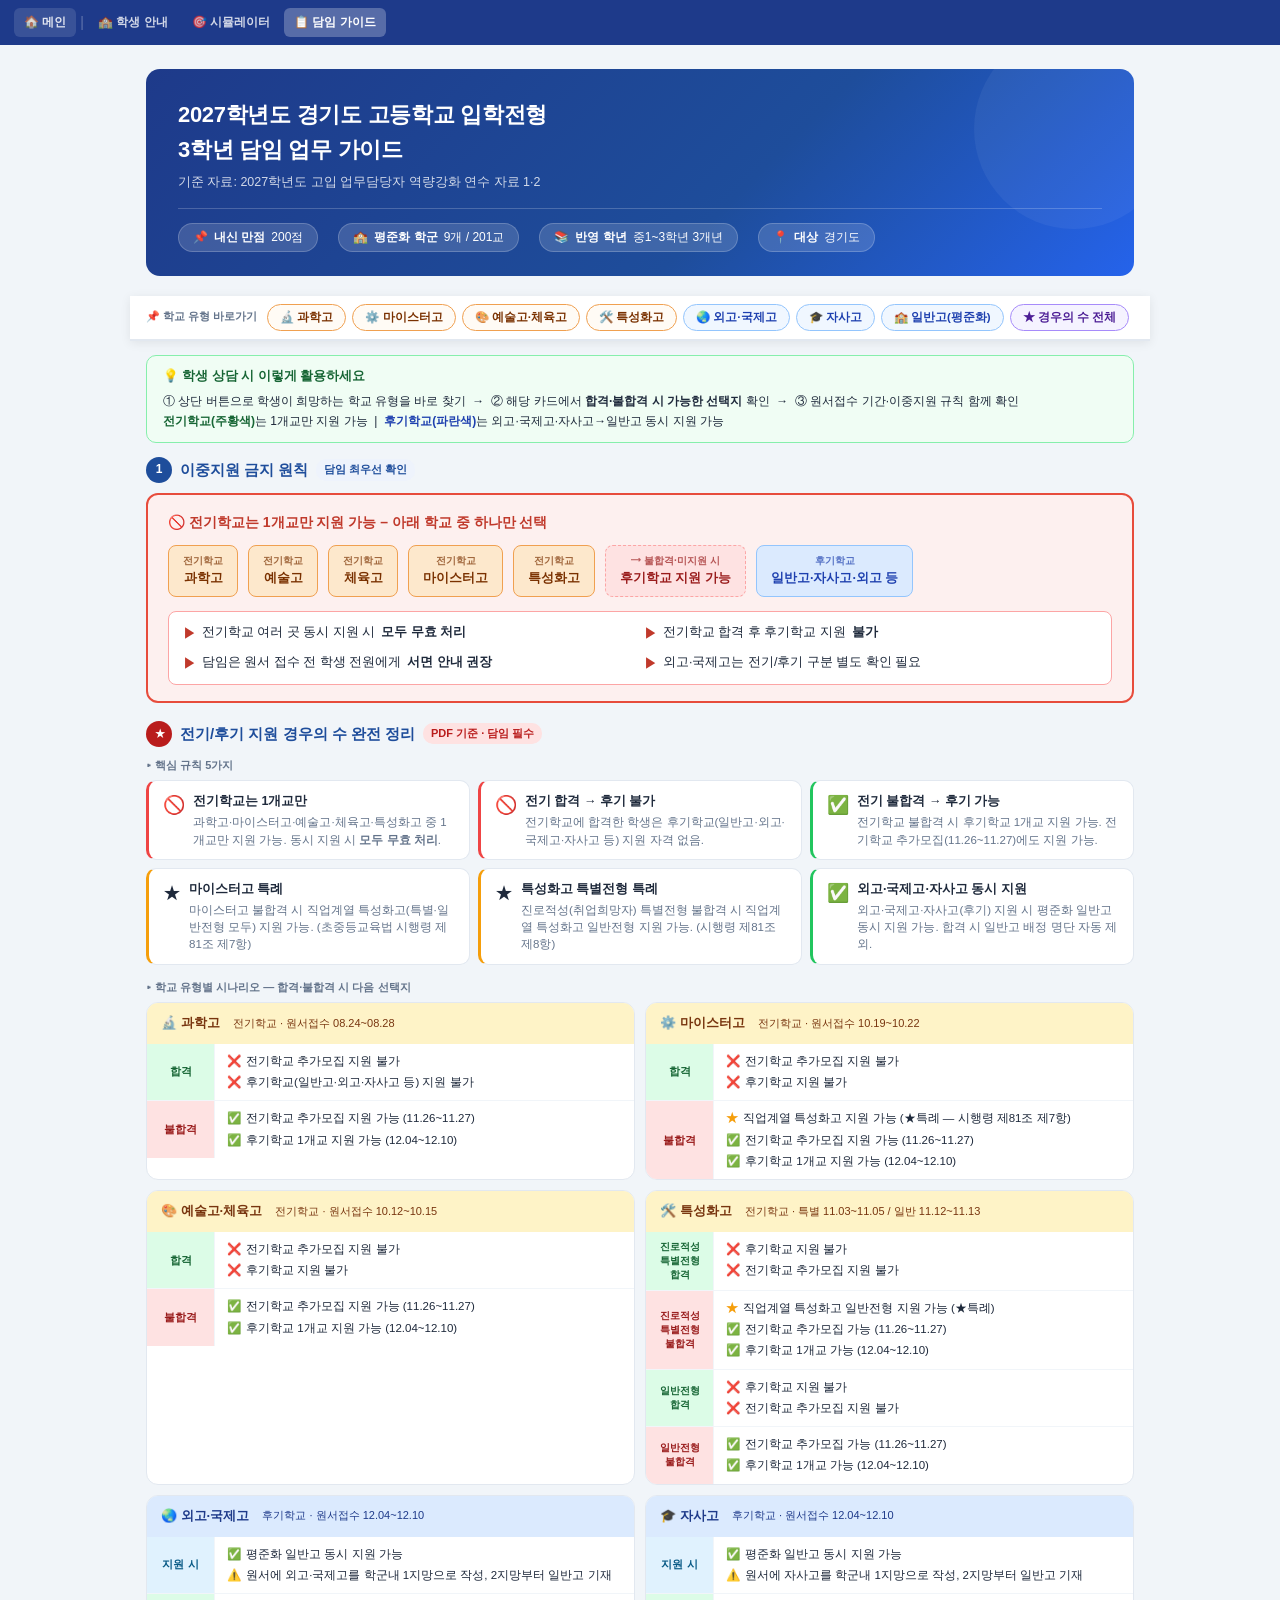
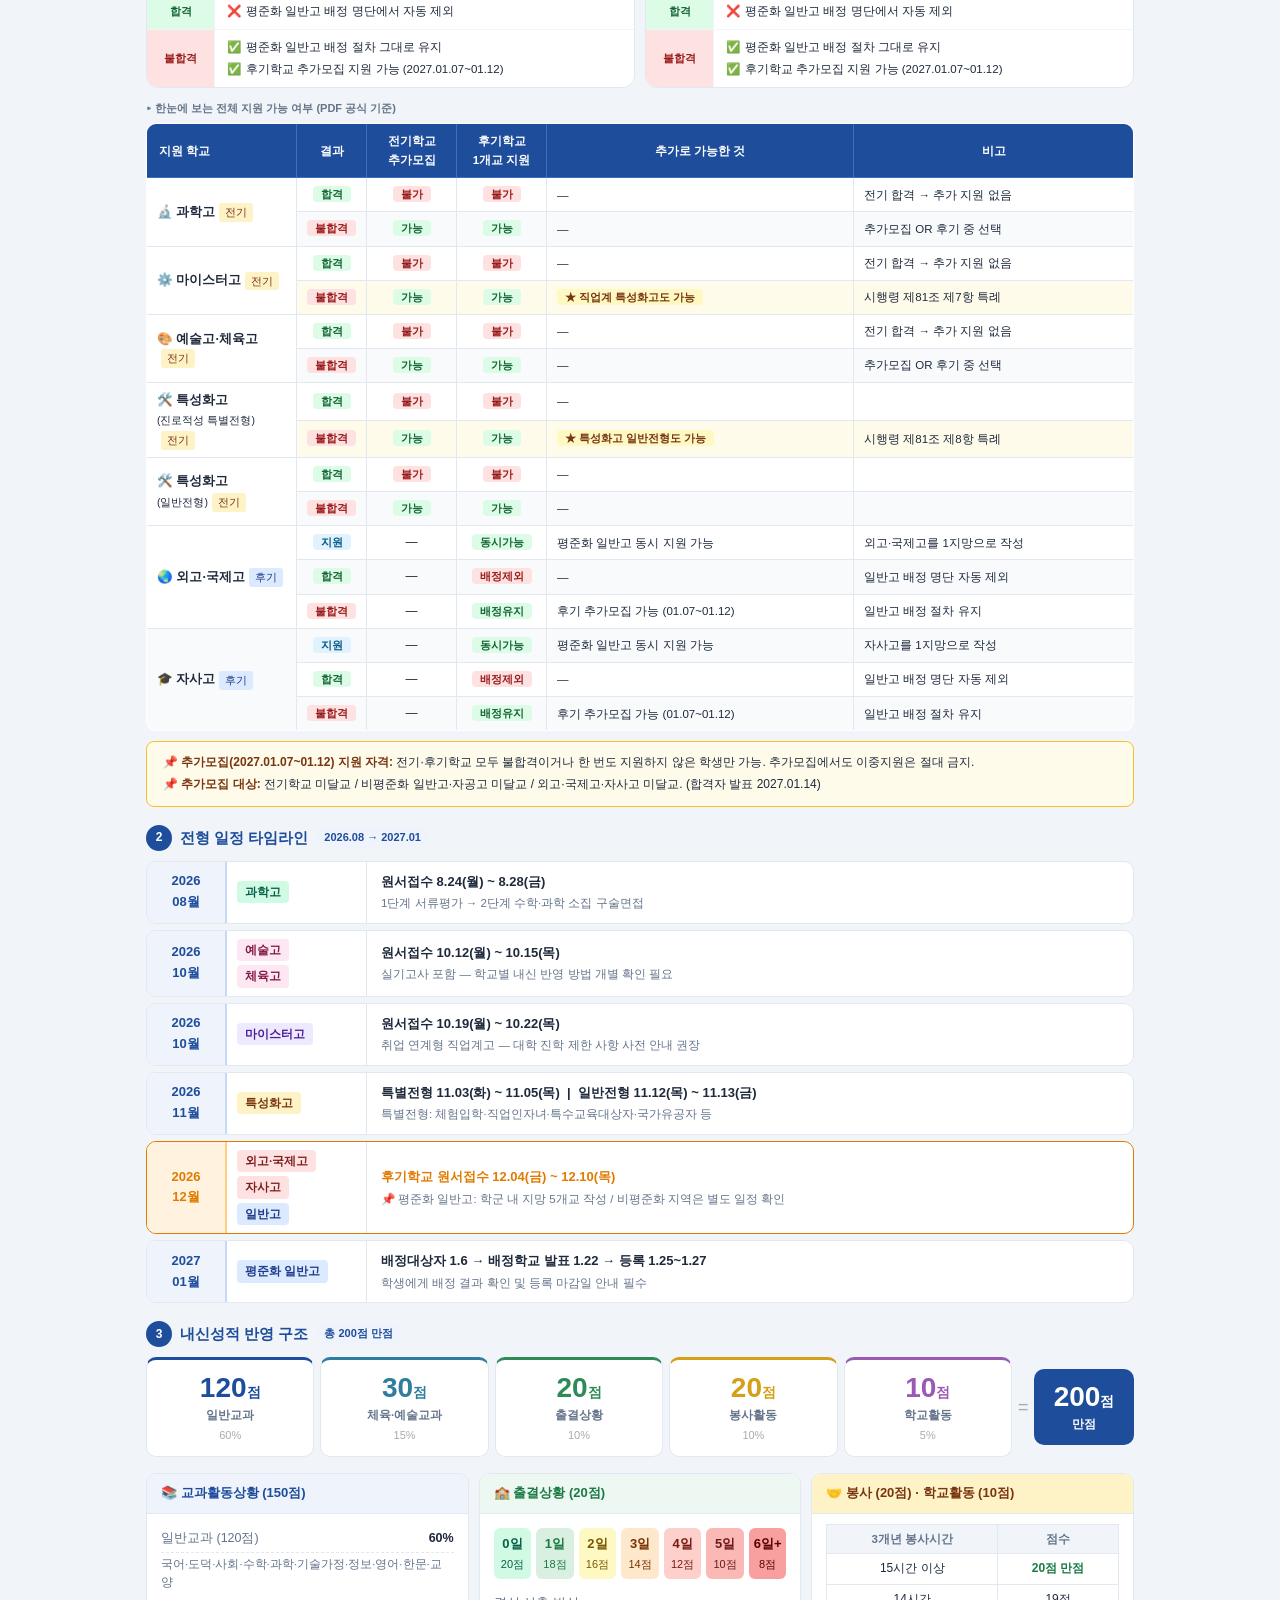
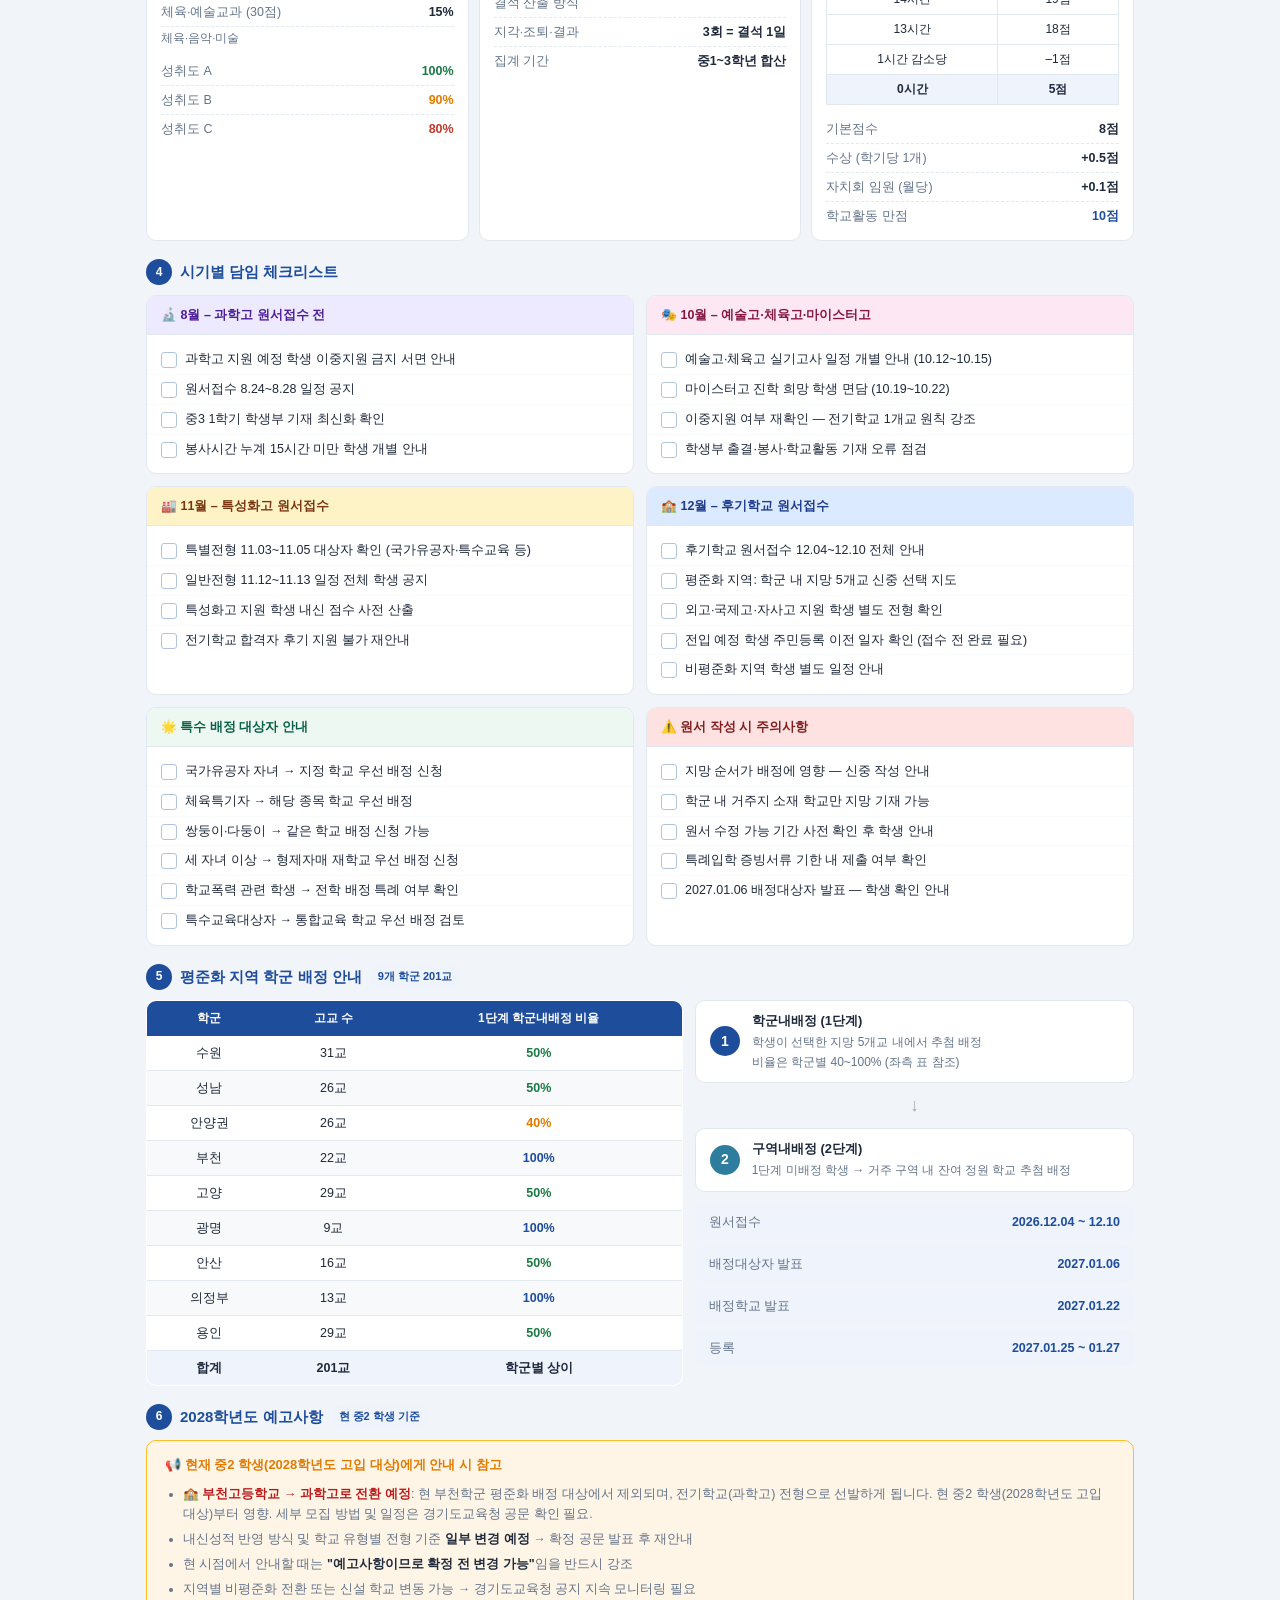
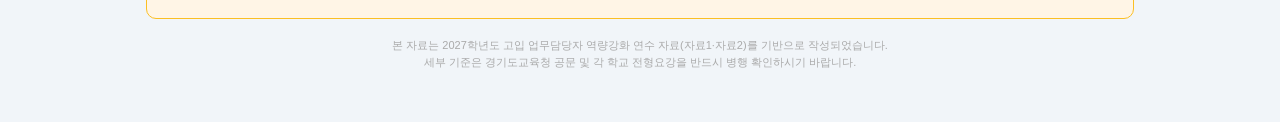
<file: guide.html>
<!DOCTYPE html>
<html lang="ko">
<head>
<meta charset="UTF-8">
<meta name="viewport" content="width=device-width, initial-scale=1.0">
<title>2027학년도 고입 담임 업무 가이드</title>
<style>
:root {
  --blue: #1e4d9b;
  --blue-light: #3a6fc4;
  --blue-pale: #eef3fc;
  --orange: #e07b00;
  --orange-pale: #fff5e6;
  --red: #c0392b;
  --red-pale: #fdf0ef;
  --green: #1a7a45;
  --green-pale: #edf8f2;
  --gray: #64748b;
  --gray-pale: #f8f9fa;
  --border: #e2e8f0;
  --text: #1e293b;
  --text-sub: #64748b;
}

* { margin: 0; padding: 0; box-sizing: border-box; }

body {
  font-family: 'Pretendard', '맑은 고딕', 'Apple SD Gothic Neo', sans-serif;
  font-size: 13.5px;
  color: var(--text);
  background: #f1f5f9;
  line-height: 1.6;
}

.wrapper { max-width: 1020px; margin: 0 auto; padding: 24px 16px 40px; }

/* 헤더 */
.header {
  background: linear-gradient(135deg, #1e3a8a 0%, #1e4d9b 60%, #2563eb 100%);
  border-radius: 14px;
  padding: 28px 32px 24px;
  color: #fff;
  margin-bottom: 20px;
  position: relative;
  overflow: hidden;
}
.header::before {
  content: '';
  position: absolute;
  top: -40px; right: -40px;
  width: 200px; height: 200px;
  background: rgba(255,255,255,0.05);
  border-radius: 50%;
}
.header h1 { font-size: 22px; font-weight: 800; letter-spacing: -0.3px; }
.header .sub { font-size: 12.5px; margin-top: 4px; opacity: 0.8; }
.header .meta-row {
  display: flex; gap: 20px; flex-wrap: wrap;
  margin-top: 16px;
  border-top: 1px solid rgba(255,255,255,0.2);
  padding-top: 14px;
}
.meta-chip {
  background: rgba(255,255,255,0.15);
  border: 1px solid rgba(255,255,255,0.2);
  border-radius: 20px;
  padding: 4px 14px;
  font-size: 12px;
  display: flex; align-items: center; gap: 6px;
}
.meta-chip strong { font-weight: 700; }

/* 섹션 공통 */
.section { margin-bottom: 18px; }
.section-head {
  display: flex; align-items: center; gap: 8px;
  margin-bottom: 10px;
}
.section-head .num {
  width: 26px; height: 26px;
  background: var(--blue);
  color: #fff;
  border-radius: 50%;
  font-size: 12px;
  font-weight: 700;
  display: flex; align-items: center; justify-content: center;
  flex-shrink: 0;
}
.section-head h2 {
  font-size: 15px;
  font-weight: 700;
  color: var(--blue);
}
.section-head .badge {
  font-size: 11px;
  background: var(--blue-pale);
  color: var(--blue);
  padding: 2px 8px;
  border-radius: 10px;
  font-weight: 600;
}

/* ─── 1. 이중지원 금지 ─── */
.dual-ban {
  background: var(--red-pale);
  border: 2px solid #e74c3c;
  border-radius: 12px;
  padding: 16px 20px;
}
.dual-ban .ban-title {
  font-size: 14px;
  font-weight: 800;
  color: var(--red);
  display: flex; align-items: center; gap: 6px;
  margin-bottom: 12px;
}
.school-type-row { display: flex; gap: 10px; flex-wrap: wrap; margin-bottom: 14px; }
.school-chip {
  border-radius: 8px;
  padding: 8px 14px;
  font-size: 12.5px;
  font-weight: 600;
  text-align: center;
  line-height: 1.4;
}
.chip-early { background: #fde8cc; color: #7a3100; border: 1.5px solid #f0a050; }
.chip-late  { background: #dbeafe; color: #1e40af; border: 1.5px solid #93c5fd; }
.chip-warn  { background: #fee2e2; color: #991b1b; border: 1.5px dashed #fca5a5; }
.chip-label { font-size: 10px; opacity: 0.7; margin-bottom: 2px; }

.rule-box {
  background: #fff;
  border-radius: 8px;
  padding: 10px 14px;
  display: grid;
  grid-template-columns: 1fr 1fr;
  gap: 8px;
  border: 1px solid #fca5a5;
}
.rule-item { font-size: 12.5px; display: flex; align-items: flex-start; gap: 6px; }
.rule-item .dot { color: var(--red); font-weight: 900; flex-shrink: 0; margin-top: 2px; }

/* ─── 2. 타임라인 ─── */
.timeline-grid { display: flex; flex-direction: column; gap: 6px; }
.tl-item {
  display: grid;
  grid-template-columns: 80px 140px 1fr;
  background: #fff;
  border-radius: 10px;
  border: 1px solid var(--border);
  overflow: hidden;
  min-height: 54px;
}
.tl-item:hover { box-shadow: 0 2px 8px rgba(30,77,155,0.10); }
.tl-month {
  background: var(--blue-pale);
  color: var(--blue);
  font-weight: 800;
  font-size: 13px;
  display: flex; align-items: center; justify-content: center;
  border-right: 2px solid #c7d9f5;
  text-align: center;
  padding: 4px;
}
.tl-type {
  display: flex; flex-direction: column; justify-content: center;
  padding: 8px 10px;
  border-right: 1px solid var(--border);
  gap: 4px;
}
.type-badge {
  display: inline-block;
  padding: 2px 8px;
  border-radius: 4px;
  font-size: 11.5px;
  font-weight: 700;
  width: fit-content;
}
.tb-sci  { background: #d1fae5; color: #065f46; }
.tb-art  { background: #fce7f3; color: #831843; }
.tb-meis { background: #ede9fe; color: #4c1d95; }
.tb-voc  { background: #fef3c7; color: #78350f; }
.tb-gen  { background: #dbeafe; color: #1e3a8a; }
.tb-spec { background: #fee2e2; color: #7f1d1d; }

.tl-content {
  padding: 10px 14px;
  display: flex; flex-direction: column; justify-content: center;
}
.tl-content .date-strong { font-weight: 700; color: var(--text); font-size: 13px; }
.tl-content .date-note { font-size: 11.5px; color: var(--text-sub); margin-top: 2px; }

.tl-item.key { border-color: var(--orange); }
.tl-item.key .tl-month { background: #fff3e0; color: var(--orange); border-color: #ffcc80; }
.tl-item.key .tl-content .date-strong { color: var(--orange); }

/* ─── 3. 내신 200점 ─── */
.score-overview {
  display: grid;
  grid-template-columns: repeat(5, 1fr) 10px repeat(1, 100px);
  gap: 6px;
  align-items: center;
  margin-bottom: 16px;
}
.score-card {
  background: #fff;
  border: 1px solid var(--border);
  border-radius: 10px;
  padding: 14px 8px 12px;
  text-align: center;
}
.score-card .pts {
  font-size: 28px;
  font-weight: 900;
  line-height: 1;
  margin-bottom: 4px;
}
.score-card .label { font-size: 11.5px; font-weight: 600; color: var(--text-sub); }
.score-card .pct { font-size: 11px; color: #aaa; margin-top: 2px; }
.sc1 { border-top: 3px solid #1e4d9b; }  .sc1 .pts { color: #1e4d9b; }
.sc2 { border-top: 3px solid #2e7d9e; }  .sc2 .pts { color: #2e7d9e; }
.sc3 { border-top: 3px solid #2e8b57; }  .sc3 .pts { color: #2e8b57; }
.sc4 { border-top: 3px solid #d4a017; }  .sc4 .pts { color: #d4a017; }
.sc5 { border-top: 3px solid #9b59b6; }  .sc5 .pts { color: #9b59b6; }
.score-total {
  background: var(--blue);
  border-radius: 10px;
  padding: 14px 8px 12px;
  text-align: center;
  color: #fff;
}
.score-total .pts { font-size: 28px; font-weight: 900; line-height: 1; margin-bottom: 4px; }
.score-total .label { font-size: 11.5px; font-weight: 600; }
.plus-sep { text-align: center; font-size: 18px; color: #aaa; font-weight: 300; }

.score-detail-grid {
  display: grid;
  grid-template-columns: 1fr 1fr 1fr;
  gap: 10px;
}
.detail-card {
  background: #fff;
  border: 1px solid var(--border);
  border-radius: 10px;
  overflow: hidden;
}
.detail-card .dc-head {
  padding: 9px 14px;
  font-size: 13px;
  font-weight: 700;
  display: flex; align-items: center; gap: 6px;
  border-bottom: 1px solid var(--border);
}
.dc-head.c1 { background: #eef3fc; color: var(--blue); }
.dc-head.c2 { background: #edf8f2; color: var(--green); }
.dc-head.c3 { background: #fef3c7; color: #78350f; }

.detail-card .dc-body { padding: 10px 14px; }

table.mini-table {
  width: 100%;
  border-collapse: collapse;
  font-size: 12px;
}
table.mini-table th {
  background: #f1f5f9;
  padding: 5px 8px;
  text-align: center;
  border: 1px solid var(--border);
  font-weight: 600;
  color: var(--text-sub);
  font-size: 11.5px;
}
table.mini-table td {
  padding: 5px 8px;
  border: 1px solid var(--border);
  text-align: center;
  font-size: 12px;
}
table.mini-table tr:last-child td { background: #eef3fc; font-weight: 700; }

.row-item { display: flex; align-items: baseline; gap: 6px; padding: 4px 0; border-bottom: 1px dashed var(--border); font-size: 12.5px; }
.row-item:last-child { border-bottom: none; }
.row-item .ri-label { color: var(--text-sub); flex: 1; }
.row-item .ri-val { font-weight: 700; color: var(--text); }

/* 결석 게이지 */
.absence-row { display: flex; gap: 5px; margin-top: 4px; }
.ab-cell {
  flex: 1;
  text-align: center;
  border-radius: 6px;
  padding: 6px 2px;
  font-size: 11px;
}
.ab-cell .ab-day { font-weight: 800; font-size: 13px; }
.ab-cell .ab-pt { margin-top: 1px; }
.ab0 { background: #d1fae5; color: #065f46; }
.ab1 { background: #d9f0e0; color: #1a7a45; }
.ab2 { background: #fef9c3; color: #7a5500; }
.ab3 { background: #fde8cc; color: #7a3100; }
.ab4 { background: #fdd0cc; color: #7a1a0f; }
.ab5 { background: #fbb9b5; color: #6b1a18; }
.ab6 { background: #f8a0a0; color: #5c0000; }

/* ─── 4. 체크리스트 ─── */
.checklist-wrapper { display: grid; grid-template-columns: 1fr 1fr; gap: 12px; }
.cl-card {
  background: #fff;
  border: 1px solid var(--border);
  border-radius: 10px;
  overflow: hidden;
}
.cl-card-head {
  padding: 9px 14px;
  font-size: 12.5px;
  font-weight: 700;
  display: flex; align-items: center; gap: 6px;
  border-bottom: 1px solid var(--border);
}
.clh-aug  { background: #ede9fe; color: #4c1d95; }
.clh-oct  { background: #fce7f3; color: #831843; }
.clh-nov  { background: #fef3c7; color: #78350f; }
.clh-dec  { background: #dbeafe; color: #1e3a8a; }
.clh-special { background: #edf8f2; color: #065f46; }
.clh-warn { background: #fee2e2; color: #7f1d1d; }

.cl-list { list-style: none; padding: 10px 0; }
.cl-list li {
  display: flex;
  align-items: flex-start;
  gap: 8px;
  padding: 5px 14px;
  font-size: 12.5px;
  border-bottom: 1px solid #f8fafc;
  line-height: 1.5;
}
.cl-list li:last-child { border-bottom: none; }
.cl-list li .chk {
  width: 16px; height: 16px;
  border: 1.5px solid #b0c4de;
  border-radius: 3px;
  flex-shrink: 0;
  margin-top: 2px;
  background: #fff;
}

/* ─── 5. 학군 ─── */
.gunhak-layout { display: grid; grid-template-columns: 1.1fr 0.9fr; gap: 12px; }
table.gunhak-t {
  width: 100%;
  border-collapse: collapse;
  font-size: 12.5px;
  background: #fff;
  border-radius: 10px;
  overflow: hidden;
  border: 1px solid var(--border);
}
table.gunhak-t th {
  background: var(--blue);
  color: #fff;
  padding: 8px 12px;
  text-align: center;
  font-size: 12px;
}
table.gunhak-t td {
  padding: 7px 12px;
  border-bottom: 1px solid var(--border);
  text-align: center;
}
table.gunhak-t tr:last-child td { background: #eef3fc; font-weight: 700; border-bottom: none; }
table.gunhak-t tr:nth-child(odd) td { background: #f8f9fa; }
table.gunhak-t tr:nth-child(odd):last-child td { background: #eef3fc; }

.ratio-100 { color: var(--blue); font-weight: 700; }
.ratio-50  { color: var(--green); font-weight: 700; }
.ratio-40  { color: var(--orange); font-weight: 700; }

.flow-steps { display: flex; flex-direction: column; gap: 8px; }
.flow-step {
  background: #fff;
  border: 1px solid var(--border);
  border-radius: 10px;
  padding: 10px 14px;
  display: flex; align-items: center; gap: 12px;
}
.step-num {
  width: 30px; height: 30px;
  border-radius: 50%;
  display: flex; align-items: center; justify-content: center;
  font-weight: 800; font-size: 14px;
  flex-shrink: 0;
}
.sn1 { background: var(--blue); color: #fff; }
.sn2 { background: #2e7d9e; color: #fff; }
.sn-arrow { text-align: center; color: #aaa; font-size: 18px; }
.step-content .step-title { font-weight: 700; font-size: 13px; margin-bottom: 2px; }
.step-content .step-desc  { font-size: 12px; color: var(--text-sub); }

.date-pills {
  display: flex; flex-direction: column; gap: 6px;
  margin-top: 10px;
}
.date-pill {
  background: var(--blue-pale);
  border-radius: 8px;
  padding: 8px 14px;
  display: flex; justify-content: space-between; align-items: center;
  font-size: 12.5px;
}
.date-pill .dp-label { color: var(--text-sub); }
.date-pill .dp-date  { font-weight: 700; color: var(--blue); }

/* ─── 6. 주의 ─── */
.notice-box {
  background: var(--orange-pale);
  border: 1.5px solid #fbbf24;
  border-radius: 10px;
  padding: 14px 18px;
}
.notice-box .nt { font-weight: 700; color: var(--orange); font-size: 13px; margin-bottom: 8px; }
.notice-box ul { padding-left: 18px; }
.notice-box ul li { font-size: 12.5px; color: var(--text-sub); margin-bottom: 5px; line-height: 1.6; }
.notice-box ul li strong { color: var(--text); }

/* ─── ★ 경우의 수 섹션 ─── */
.dual-rules { display:grid; grid-template-columns:repeat(3,1fr); gap:8px; margin-bottom:14px; }
.dual-rule-card { background:#fff; border:1px solid var(--border); border-radius:10px; padding:10px 14px; display:flex; align-items:flex-start; gap:8px; }
.drc-icon { font-size:18px; flex-shrink:0; }
.drc-title { font-weight:700; font-size:12.5px; margin-bottom:3px; }
.drc-desc { font-size:11.5px; color:var(--text-sub); line-height:1.5; }
.drc-ok   { border-left:3px solid #22c55e; }
.drc-ban  { border-left:3px solid #ef4444; }
.drc-special { border-left:3px solid #f59e0b; }

.sc-grid { display:grid; grid-template-columns:1fr 1fr; gap:10px; margin-bottom:12px; }
.sc-card { background:#fff; border:1px solid var(--border); border-radius:12px; overflow:hidden; }
.sc-head { padding:10px 14px; font-weight:700; font-size:13px; display:flex; align-items:center; gap:6px; }
.sc-head.early { background:#fef3c7; color:#78350f; }
.sc-head.late  { background:#dbeafe; color:#1e3a8a; }
.sc-body {}
.sc-row { display:flex; border-bottom:1px solid #f1f5f9; }
.sc-row:last-child { border-bottom:none; }
.sc-label { width:68px; flex-shrink:0; padding:8px 6px; font-size:11px; font-weight:700; display:flex; align-items:center; justify-content:center; text-align:center; border-right:1px solid #f1f5f9; line-height:1.4; }
.sc-label.pass  { background:#dcfce7; color:#166534; }
.sc-label.fail  { background:#fee2e2; color:#991b1b; }
.sc-label.apply { background:#e0f2fe; color:#075985; }
.sc-items { padding:7px 12px; flex:1; }
.sc-item { font-size:11.5px; color:var(--text); padding:2px 0; display:flex; align-items:flex-start; gap:5px; line-height:1.5; }
.sc-item.ok::before     { content:'✅'; flex-shrink:0; }
.sc-item.ban::before    { content:'❌'; flex-shrink:0; }
.sc-item.warn::before   { content:'⚠️'; flex-shrink:0; }
.sc-item.special::before{ content:'★'; color:#f59e0b; font-weight:900; flex-shrink:0; }

table.matrix-t { width:100%; border-collapse:collapse; font-size:12px; background:#fff; border-radius:10px; overflow:hidden; border:1px solid var(--border); }
table.matrix-t th { background:var(--blue); color:#fff; padding:8px 10px; text-align:center; font-size:11.5px; border:1px solid #3a6fc4; }
table.matrix-t td { padding:7px 10px; border:1px solid var(--border); vertical-align:middle; }
table.matrix-t tr:nth-child(even) td { background:#f8fafc; }
table.matrix-t tr.special-row td { background:#fffbeb !important; }
.mt-school { font-weight:700; font-size:12.5px; }
.mt-type { font-size:10.5px; padding:1px 6px; border-radius:3px; display:inline-block; margin-left:4px; vertical-align:middle; }
.mt-type.e { background:#fef3c7; color:#78350f; }
.mt-type.l { background:#dbeafe; color:#1e3a8a; }
.badge-ok   { background:#dcfce7; color:#166534; padding:2px 8px; border-radius:4px; font-weight:700; font-size:11px; white-space:nowrap; }
.badge-ban  { background:#fee2e2; color:#991b1b; padding:2px 8px; border-radius:4px; font-weight:700; font-size:11px; white-space:nowrap; }
.badge-cond { background:#fef9c3; color:#78350f; padding:2px 8px; border-radius:4px; font-weight:700; font-size:11px; white-space:nowrap; }
.badge-apply{ background:#e0f2fe; color:#075985; padding:2px 8px; border-radius:4px; font-weight:700; font-size:11px; white-space:nowrap; }
.sub-label { font-size:11px; color:var(--text-sub); margin-bottom:6px; font-weight:700; }

/* ─── 상담용 네비게이션 ─── */
.sticky-nav {
  position: sticky; top: 0; z-index: 100;
  background: #fff;
  border-bottom: 2px solid var(--border);
  margin: 0 -16px 14px;
  padding: 8px 16px;
  display: flex; align-items: center; gap: 6px;
  overflow-x: auto;
  box-shadow: 0 2px 10px rgba(0,0,0,0.08);
  -webkit-overflow-scrolling: touch;
}
.sticky-nav::-webkit-scrollbar { display:none; }
.snav-label { font-size:11px; font-weight:700; color:var(--text-sub); white-space:nowrap; flex-shrink:0; margin-right:4px; }
.snav-btn {
  padding: 5px 12px; border-radius: 20px;
  border: 1.5px solid var(--border);
  background: #fff; font-size: 11.5px; font-weight: 600;
  cursor: pointer; white-space: nowrap; flex-shrink: 0;
  transition: all 0.15s;
}
.snav-btn.e { border-color: #f0a050; color: #7a3100; background: #fffbf5; }
.snav-btn.e:hover { background: #fef3c7; border-color: #d97706; }
.snav-btn.l { border-color: #93c5fd; color: #1e40af; background: #f0f7ff; }
.snav-btn.l:hover { background: #dbeafe; border-color: #3b82f6; }
.snav-btn.all { border-color: #a78bfa; color: #4c1d95; background: #f5f3ff; }
.snav-btn.all:hover { background: #ede9fe; }

.counsel-tip {
  background: #f0fdf4; border: 1.5px solid #86efac;
  border-radius: 10px; padding: 10px 16px; margin-bottom: 14px;
  font-size: 12px; line-height: 1.7;
}
.counsel-tip .ct-title { font-weight: 700; color: #166534; margin-bottom: 4px; font-size: 12.5px; }

/* ─── 모바일 반응형 ─── */
@media(max-width:700px) {
  body { font-size: 13px; }
  .wrapper { padding: 10px 10px 30px; }

  /* 헤더 */
  .header { padding: 18px 16px 16px; border-radius: 10px; }
  .header h1 { font-size: 16px; }
  .header .meta-row { gap: 6px; margin-top: 12px; padding-top: 10px; }
  .meta-chip { font-size: 10.5px; padding: 3px 9px; }

  /* 섹션 헤더 */
  .section-head h2 { font-size: 13.5px; }

  /* 상단 네비 */
  .sticky-nav { padding: 7px 10px; }
  .snav-btn { padding: 5px 9px; font-size: 11px; }
  .snav-label { font-size: 10.5px; }

  /* 상담 팁 */
  .counsel-tip { font-size: 11.5px; padding: 9px 12px; }

  /* 1. 이중지원 금지 - rule-box */
  .rule-box { grid-template-columns: 1fr; }
  .rule-item { font-size: 12px; }

  /* 2. 타임라인 - 중간 유형 컬럼 숨김 */
  .tl-item { grid-template-columns: 58px 1fr; }
  .tl-type { display: none; }
  .tl-content { padding: 8px 12px; }
  .tl-content .date-strong { font-size: 12px; }
  .tl-content .date-note   { font-size: 11px; }
  .tl-month { font-size: 12px; }

  /* 3. 내신 200점 - 개요 */
  .score-overview {
    grid-template-columns: repeat(3, 1fr);
    gap: 5px;
  }
  .plus-sep { display: none; }
  .score-card { padding: 10px 6px 8px; }
  .score-card .pts { font-size: 22px; }
  .score-card .label { font-size: 10.5px; }
  .score-card .pct   { font-size: 10px; }
  .score-total { grid-column: 1 / -1; padding: 10px 8px; }
  .score-total .pts { font-size: 24px; }

  /* 3. 내신 200점 - 상세 */
  .score-detail-grid { grid-template-columns: 1fr; }
  .detail-card .dc-head { font-size: 12.5px; }

  /* ★ 경우의 수 - 핵심 규칙 카드 */
  .dual-rules { grid-template-columns: 1fr; }
  .dual-rule-card { padding: 9px 12px; }
  .drc-title { font-size: 12px; }
  .drc-desc  { font-size: 11px; }

  /* ★ 경우의 수 - 시나리오 카드 */
  .sc-grid { grid-template-columns: 1fr; }
  .sc-head { font-size: 12px; padding: 9px 12px; }
  .sc-item { font-size: 11px; }
  .sc-label { width: 56px; font-size: 10.5px; }

  /* ★ 경우의 수 - 매트릭스 테이블 */
  table.matrix-t {
    display: block;
    overflow-x: auto;
    -webkit-overflow-scrolling: touch;
    font-size: 11px;
    white-space: nowrap;
  }
  .badge-ok, .badge-ban, .badge-cond, .badge-apply { font-size: 10px; padding: 1px 5px; }

  /* 4. 체크리스트 */
  .checklist-wrapper { grid-template-columns: 1fr; }
  .cl-card-head { font-size: 12px; }
  .cl-list li   { font-size: 12px; padding: 4px 12px; }

  /* 5. 학군 */
  .gunhak-layout { grid-template-columns: 1fr; }
  table.gunhak-t { font-size: 12px; }
  table.gunhak-t th { padding: 7px 10px; }
  table.gunhak-t td { padding: 6px 10px; }

  /* 공통 mini-table */
  table.mini-table { font-size: 11px; }
  table.mini-table th, table.mini-table td { padding: 4px 6px; }

  /* 결석 게이지 */
  .absence-row { gap: 3px; }
  .ab-cell .ab-day { font-size: 12px; }
  .ab-cell .ab-pt  { font-size: 10px; }

  /* row-item */
  .row-item { font-size: 12px; }

  /* notice-box */
  .notice-box ul li { font-size: 12px; }
}

/* 인쇄 */
@media print {
  body { background: #fff; font-size: 11px; }
  .wrapper { padding: 0; max-width: 100%; }
  .section { page-break-inside: avoid; }
  .score-overview { grid-template-columns: repeat(5,1fr) 10px 90px; }
}

/* ── 공통 사이트 네비게이션 ── */
.site-top-nav {
  background:#1e3a8a; display:flex; align-items:center;
  gap:4px; padding:8px 14px; overflow-x:auto;
  -webkit-overflow-scrolling:touch; flex-wrap:nowrap;
}
.site-top-nav::-webkit-scrollbar{display:none;}
.site-top-nav .stn-home {
  color:rgba(255,255,255,.85); font-size:12px; font-weight:700;
  text-decoration:none; white-space:nowrap; padding:5px 10px;
  border-radius:6px; flex-shrink:0; background:rgba(255,255,255,.12);
}
.site-top-nav .stn-home:hover{background:rgba(255,255,255,.22);}
.site-top-nav .stn-sep{color:rgba(255,255,255,.3);font-size:14px;flex-shrink:0;}
.site-top-nav a.stn-btn {
  color:rgba(255,255,255,.8); font-size:12px; font-weight:600;
  text-decoration:none; white-space:nowrap; padding:5px 10px;
  border-radius:6px; flex-shrink:0; transition:.15s;
}
.site-top-nav a.stn-btn:hover{background:rgba(255,255,255,.15);color:#fff;}
.site-top-nav a.stn-btn.active{background:rgba(255,255,255,.25);color:#fff;font-weight:700;}

</style>
</head>
<body>
<div class="site-top-nav"><a class="stn-home" href="index.html">🏠 메인</a><span class="stn-sep">|</span><a class="stn-btn" href="student.html">🏫 학생 안내</a><a class="stn-btn" href="simulator.html">🎯 시뮬레이터</a><a class="stn-btn active" href="guide.html">📋 담임 가이드</a></div>

<div class="wrapper">

  <!-- 헤더 -->
  <div class="header">
    <h1>2027학년도 경기도 고등학교 입학전형<br>3학년 담임 업무 가이드</h1>
    <p class="sub">기준 자료: 2027학년도 고입 업무담당자 역량강화 연수 자료 1·2</p>
    <div class="meta-row">
      <div class="meta-chip"><span>📌</span><strong>내신 만점</strong> 200점</div>
      <div class="meta-chip"><span>🏫</span><strong>평준화 학군</strong> 9개 / 201교</div>
      <div class="meta-chip"><span>📚</span><strong>반영 학년</strong> 중1~3학년 3개년</div>
      <div class="meta-chip"><span>📍</span><strong>대상</strong> 경기도</div>
    </div>
  </div>

  <!-- 상담용 바로가기 네비 -->
  <div class="sticky-nav">
    <span class="snav-label">📌 학교 유형 바로가기</span>
    <button class="snav-btn e" onclick="document.getElementById('sc-sci').scrollIntoView({behavior:'smooth',block:'center'})">🔬 과학고</button>
    <button class="snav-btn e" onclick="document.getElementById('sc-meis').scrollIntoView({behavior:'smooth',block:'center'})">⚙️ 마이스터고</button>
    <button class="snav-btn e" onclick="document.getElementById('sc-art').scrollIntoView({behavior:'smooth',block:'center'})">🎨 예술고·체육고</button>
    <button class="snav-btn e" onclick="document.getElementById('sc-voc').scrollIntoView({behavior:'smooth',block:'center'})">🛠️ 특성화고</button>
    <button class="snav-btn l" onclick="document.getElementById('sc-foreign').scrollIntoView({behavior:'smooth',block:'center'})">🌏 외고·국제고</button>
    <button class="snav-btn l" onclick="document.getElementById('sc-saja').scrollIntoView({behavior:'smooth',block:'center'})">🎓 자사고</button>
    <button class="snav-btn l" onclick="document.getElementById('sc-gen').scrollIntoView({behavior:'smooth',block:'center'})">🏫 일반고(평준화)</button>
    <button class="snav-btn all" onclick="document.getElementById('sc-rule').scrollIntoView({behavior:'smooth',block:'center'})">★ 경우의 수 전체</button>
  </div>

  <!-- 상담 활용 팁 -->
  <div class="counsel-tip">
    <div class="ct-title">💡 학생 상담 시 이렇게 활용하세요</div>
    ① 상단 버튼으로 학생이 희망하는 학교 유형을 바로 찾기 &nbsp;→&nbsp;
    ② 해당 카드에서 <strong>합격·불합격 시 가능한 선택지</strong> 확인 &nbsp;→&nbsp;
    ③ 원서접수 기간·이중지원 규칙 함께 확인<br>
    <span style="color:#166534; font-weight:600;">전기학교(주황색)</span>는 1개교만 지원 가능 &nbsp;|&nbsp;
    <span style="color:#1e40af; font-weight:600;">후기학교(파란색)</span>는 외고·국제고·자사고→일반고 동시 지원 가능
  </div>

  <!-- 1. 이중지원 금지 -->
  <div class="section">
    <div class="section-head">
      <div class="num">1</div>
      <h2>이중지원 금지 원칙</h2>
      <span class="badge">담임 최우선 확인</span>
    </div>
    <div class="dual-ban">
      <div class="ban-title">🚫 전기학교는 1개교만 지원 가능 – 아래 학교 중 하나만 선택</div>
      <div class="school-type-row">
        <div class="school-chip chip-early"><div class="chip-label">전기학교</div>과학고</div>
        <div class="school-chip chip-early"><div class="chip-label">전기학교</div>예술고</div>
        <div class="school-chip chip-early"><div class="chip-label">전기학교</div>체육고</div>
        <div class="school-chip chip-early"><div class="chip-label">전기학교</div>마이스터고</div>
        <div class="school-chip chip-early"><div class="chip-label">전기학교</div>특성화고</div>
        <div class="school-chip chip-warn" style="border-style:dashed;"><div class="chip-label">⟶ 불합격·미지원 시</div>후기학교 지원 가능</div>
        <div class="school-chip chip-late"><div class="chip-label">후기학교</div>일반고·자사고·외고 등</div>
      </div>
      <div class="rule-box">
        <div class="rule-item"><span class="dot">▶</span>전기학교 여러 곳 동시 지원 시 <strong>모두 무효 처리</strong></div>
        <div class="rule-item"><span class="dot">▶</span>전기학교 합격 후 후기학교 지원 <strong>불가</strong></div>
        <div class="rule-item"><span class="dot">▶</span>담임은 원서 접수 전 학생 전원에게 <strong>서면 안내 권장</strong></div>
        <div class="rule-item"><span class="dot">▶</span>외고·국제고는 전기/후기 구분 별도 확인 필요</div>
      </div>
    </div>
  </div>

  <!-- ★. 전기/후기 지원 경우의 수 완전 정리 -->
  <div class="section">
    <div class="section-head">
      <div class="num" style="background:#b91c1c; font-size:10px; letter-spacing:-1px;">★</div>
      <h2 id="sc-rule">전기/후기 지원 경우의 수 완전 정리</h2>
      <span class="badge" style="background:#fee2e2; color:#b91c1c;">PDF 기준 · 담임 필수</span>
    </div>

    <!-- A. 핵심 규칙 5가지 -->
    <p class="sub-label">▸ 핵심 규칙 5가지</p>
    <div class="dual-rules">
      <div class="dual-rule-card drc-ban">
        <div class="drc-icon">🚫</div>
        <div>
          <div class="drc-title">전기학교는 1개교만</div>
          <div class="drc-desc">과학고·마이스터고·예술고·체육고·특성화고 중 1개교만 지원 가능. 동시 지원 시 <strong>모두 무효 처리</strong>.</div>
        </div>
      </div>
      <div class="dual-rule-card drc-ban">
        <div class="drc-icon">🚫</div>
        <div>
          <div class="drc-title">전기 합격 → 후기 불가</div>
          <div class="drc-desc">전기학교에 합격한 학생은 후기학교(일반고·외고·국제고·자사고 등) 지원 자격 없음.</div>
        </div>
      </div>
      <div class="dual-rule-card drc-ok">
        <div class="drc-icon">✅</div>
        <div>
          <div class="drc-title">전기 불합격 → 후기 가능</div>
          <div class="drc-desc">전기학교 불합격 시 후기학교 1개교 지원 가능. 전기학교 추가모집(11.26~11.27)에도 지원 가능.</div>
        </div>
      </div>
      <div class="dual-rule-card drc-special">
        <div class="drc-icon">★</div>
        <div>
          <div class="drc-title">마이스터고 특례</div>
          <div class="drc-desc">마이스터고 불합격 시 직업계열 특성화고(특별·일반전형 모두) 지원 가능. (초중등교육법 시행령 제81조 제7항)</div>
        </div>
      </div>
      <div class="dual-rule-card drc-special">
        <div class="drc-icon">★</div>
        <div>
          <div class="drc-title">특성화고 특별전형 특례</div>
          <div class="drc-desc">진로적성(취업희망자) 특별전형 불합격 시 직업계열 특성화고 일반전형 지원 가능. (시행령 제81조 제8항)</div>
        </div>
      </div>
      <div class="dual-rule-card drc-ok">
        <div class="drc-icon">✅</div>
        <div>
          <div class="drc-title">외고·국제고·자사고 동시 지원</div>
          <div class="drc-desc">외고·국제고·자사고(후기) 지원 시 평준화 일반고 동시 지원 가능. 합격 시 일반고 배정 명단 자동 제외.</div>
        </div>
      </div>
    </div>

    <!-- B. 학교 유형별 시나리오 카드 -->
    <p class="sub-label">▸ 학교 유형별 시나리오 — 합격·불합격 시 다음 선택지</p>
    <div class="sc-grid">

      <!-- 과학고 -->
      <div class="sc-card" id="sc-sci">
        <div class="sc-head early">🔬 과학고 &nbsp;<span style="font-size:11px;font-weight:400;">전기학교 · 원서접수 08.24~08.28</span></div>
        <div class="sc-body">
          <div class="sc-row">
            <div class="sc-label pass">합격</div>
            <div class="sc-items">
              <div class="sc-item ban">전기학교 추가모집 지원 불가</div>
              <div class="sc-item ban">후기학교(일반고·외고·자사고 등) 지원 불가</div>
            </div>
          </div>
          <div class="sc-row">
            <div class="sc-label fail">불합격</div>
            <div class="sc-items">
              <div class="sc-item ok">전기학교 추가모집 지원 가능 (11.26~11.27)</div>
              <div class="sc-item ok">후기학교 1개교 지원 가능 (12.04~12.10)</div>
            </div>
          </div>
        </div>
      </div>

      <!-- 마이스터고 -->
      <div class="sc-card" id="sc-meis">
        <div class="sc-head early">⚙️ 마이스터고 &nbsp;<span style="font-size:11px;font-weight:400;">전기학교 · 원서접수 10.19~10.22</span></div>
        <div class="sc-body">
          <div class="sc-row">
            <div class="sc-label pass">합격</div>
            <div class="sc-items">
              <div class="sc-item ban">전기학교 추가모집 지원 불가</div>
              <div class="sc-item ban">후기학교 지원 불가</div>
            </div>
          </div>
          <div class="sc-row">
            <div class="sc-label fail">불합격</div>
            <div class="sc-items">
              <div class="sc-item special">직업계열 특성화고 지원 가능 (★특례 — 시행령 제81조 제7항)</div>
              <div class="sc-item ok">전기학교 추가모집 지원 가능 (11.26~11.27)</div>
              <div class="sc-item ok">후기학교 1개교 지원 가능 (12.04~12.10)</div>
            </div>
          </div>
        </div>
      </div>

      <!-- 예술고·체육고 -->
      <div class="sc-card" id="sc-art">
        <div class="sc-head early">🎨 예술고·체육고 &nbsp;<span style="font-size:11px;font-weight:400;">전기학교 · 원서접수 10.12~10.15</span></div>
        <div class="sc-body">
          <div class="sc-row">
            <div class="sc-label pass">합격</div>
            <div class="sc-items">
              <div class="sc-item ban">전기학교 추가모집 지원 불가</div>
              <div class="sc-item ban">후기학교 지원 불가</div>
            </div>
          </div>
          <div class="sc-row">
            <div class="sc-label fail">불합격</div>
            <div class="sc-items">
              <div class="sc-item ok">전기학교 추가모집 지원 가능 (11.26~11.27)</div>
              <div class="sc-item ok">후기학교 1개교 지원 가능 (12.04~12.10)</div>
            </div>
          </div>
        </div>
      </div>

      <!-- 특성화고 -->
      <div class="sc-card" id="sc-voc">
        <div class="sc-head early">🛠️ 특성화고 &nbsp;<span style="font-size:11px;font-weight:400;">전기학교 · 특별 11.03~11.05 / 일반 11.12~11.13</span></div>
        <div class="sc-body">
          <div class="sc-row">
            <div class="sc-label pass" style="font-size:10px;">진로적성<br>특별전형<br>합격</div>
            <div class="sc-items">
              <div class="sc-item ban">후기학교 지원 불가</div>
              <div class="sc-item ban">전기학교 추가모집 지원 불가</div>
            </div>
          </div>
          <div class="sc-row">
            <div class="sc-label fail" style="font-size:10px;">진로적성<br>특별전형<br>불합격</div>
            <div class="sc-items">
              <div class="sc-item special">직업계열 특성화고 일반전형 지원 가능 (★특례)</div>
              <div class="sc-item ok">전기학교 추가모집 가능 (11.26~11.27)</div>
              <div class="sc-item ok">후기학교 1개교 가능 (12.04~12.10)</div>
            </div>
          </div>
          <div class="sc-row">
            <div class="sc-label pass" style="font-size:10px;">일반전형<br>합격</div>
            <div class="sc-items">
              <div class="sc-item ban">후기학교 지원 불가</div>
              <div class="sc-item ban">전기학교 추가모집 지원 불가</div>
            </div>
          </div>
          <div class="sc-row">
            <div class="sc-label fail" style="font-size:10px;">일반전형<br>불합격</div>
            <div class="sc-items">
              <div class="sc-item ok">전기학교 추가모집 가능 (11.26~11.27)</div>
              <div class="sc-item ok">후기학교 1개교 가능 (12.04~12.10)</div>
            </div>
          </div>
        </div>
      </div>

      <!-- 외고·국제고 -->
      <div class="sc-card" id="sc-foreign">
        <div class="sc-head late">🌏 외고·국제고 &nbsp;<span style="font-size:11px;font-weight:400;">후기학교 · 원서접수 12.04~12.10</span></div>
        <div class="sc-body">
          <div class="sc-row">
            <div class="sc-label apply">지원 시</div>
            <div class="sc-items">
              <div class="sc-item ok">평준화 일반고 동시 지원 가능</div>
              <div class="sc-item warn">원서에 외고·국제고를 학군내 1지망으로 작성, 2지망부터 일반고 기재</div>
            </div>
          </div>
          <div class="sc-row">
            <div class="sc-label pass">합격</div>
            <div class="sc-items">
              <div class="sc-item ban">평준화 일반고 배정 명단에서 자동 제외</div>
            </div>
          </div>
          <div class="sc-row">
            <div class="sc-label fail">불합격</div>
            <div class="sc-items">
              <div class="sc-item ok">평준화 일반고 배정 절차 그대로 유지</div>
              <div class="sc-item ok">후기학교 추가모집 지원 가능 (2027.01.07~01.12)</div>
            </div>
          </div>
        </div>
      </div>

      <!-- 자사고 -->
      <div class="sc-card" id="sc-saja">
        <div class="sc-head late">🎓 자사고 &nbsp;<span style="font-size:11px;font-weight:400;">후기학교 · 원서접수 12.04~12.10</span></div>
        <div class="sc-body">
          <div class="sc-row">
            <div class="sc-label apply">지원 시</div>
            <div class="sc-items">
              <div class="sc-item ok">평준화 일반고 동시 지원 가능</div>
              <div class="sc-item warn">원서에 자사고를 학군내 1지망으로 작성, 2지망부터 일반고 기재</div>
            </div>
          </div>
          <div class="sc-row">
            <div class="sc-label pass">합격</div>
            <div class="sc-items">
              <div class="sc-item ban">평준화 일반고 배정 명단에서 자동 제외</div>
            </div>
          </div>
          <div class="sc-row">
            <div class="sc-label fail">불합격</div>
            <div class="sc-items">
              <div class="sc-item ok">평준화 일반고 배정 절차 그대로 유지</div>
              <div class="sc-item ok">후기학교 추가모집 지원 가능 (2027.01.07~01.12)</div>
            </div>
          </div>
        </div>
      </div>

    </div><!-- end sc-grid -->

    <!-- C. 한눈에 보는 전체 매트릭스 -->
    <p class="sub-label">▸ 한눈에 보는 전체 지원 가능 여부 (PDF 공식 기준)</p>
    <table class="matrix-t">
      <thead>
        <tr>
          <th style="width:150px; text-align:left; padding-left:12px;">지원 학교</th>
          <th style="width:60px;">결과</th>
          <th style="width:90px;">전기학교<br>추가모집</th>
          <th style="width:90px;">후기학교<br>1개교 지원</th>
          <th>추가로 가능한 것</th>
          <th>비고</th>
        </tr>
      </thead>
      <tbody>
        <tr>
          <td rowspan="2"><span class="mt-school">🔬 과학고</span><span class="mt-type e">전기</span></td>
          <td style="text-align:center;"><span class="badge-ok">합격</span></td>
          <td style="text-align:center;"><span class="badge-ban">불가</span></td>
          <td style="text-align:center;"><span class="badge-ban">불가</span></td>
          <td style="font-size:11.5px;">—</td>
          <td style="font-size:11.5px;">전기 합격 → 추가 지원 없음</td>
        </tr>
        <tr>
          <td style="text-align:center;"><span class="badge-ban">불합격</span></td>
          <td style="text-align:center;"><span class="badge-ok">가능</span></td>
          <td style="text-align:center;"><span class="badge-ok">가능</span></td>
          <td style="font-size:11.5px;">—</td>
          <td style="font-size:11.5px;">추가모집 OR 후기 중 선택</td>
        </tr>
        <tr>
          <td rowspan="2"><span class="mt-school">⚙️ 마이스터고</span><span class="mt-type e">전기</span></td>
          <td style="text-align:center;"><span class="badge-ok">합격</span></td>
          <td style="text-align:center;"><span class="badge-ban">불가</span></td>
          <td style="text-align:center;"><span class="badge-ban">불가</span></td>
          <td style="font-size:11.5px;">—</td>
          <td style="font-size:11.5px;">전기 합격 → 추가 지원 없음</td>
        </tr>
        <tr class="special-row">
          <td style="text-align:center;"><span class="badge-ban">불합격</span></td>
          <td style="text-align:center;"><span class="badge-ok">가능</span></td>
          <td style="text-align:center;"><span class="badge-ok">가능</span></td>
          <td style="font-size:11.5px;"><span class="badge-cond">★ 직업계 특성화고도 가능</span></td>
          <td style="font-size:11.5px;">시행령 제81조 제7항 특례</td>
        </tr>
        <tr>
          <td rowspan="2"><span class="mt-school">🎨 예술고·체육고</span><span class="mt-type e">전기</span></td>
          <td style="text-align:center;"><span class="badge-ok">합격</span></td>
          <td style="text-align:center;"><span class="badge-ban">불가</span></td>
          <td style="text-align:center;"><span class="badge-ban">불가</span></td>
          <td style="font-size:11.5px;">—</td>
          <td style="font-size:11.5px;">전기 합격 → 추가 지원 없음</td>
        </tr>
        <tr>
          <td style="text-align:center;"><span class="badge-ban">불합격</span></td>
          <td style="text-align:center;"><span class="badge-ok">가능</span></td>
          <td style="text-align:center;"><span class="badge-ok">가능</span></td>
          <td style="font-size:11.5px;">—</td>
          <td style="font-size:11.5px;">추가모집 OR 후기 중 선택</td>
        </tr>
        <tr>
          <td rowspan="2"><span class="mt-school">🛠️ 특성화고<br><span style="font-size:10.5px;font-weight:400;">(진로적성 특별전형)</span></span><span class="mt-type e">전기</span></td>
          <td style="text-align:center;"><span class="badge-ok">합격</span></td>
          <td style="text-align:center;"><span class="badge-ban">불가</span></td>
          <td style="text-align:center;"><span class="badge-ban">불가</span></td>
          <td style="font-size:11.5px;">—</td>
          <td style="font-size:11.5px;"></td>
        </tr>
        <tr class="special-row">
          <td style="text-align:center;"><span class="badge-ban">불합격</span></td>
          <td style="text-align:center;"><span class="badge-ok">가능</span></td>
          <td style="text-align:center;"><span class="badge-ok">가능</span></td>
          <td style="font-size:11.5px;"><span class="badge-cond">★ 특성화고 일반전형도 가능</span></td>
          <td style="font-size:11.5px;">시행령 제81조 제8항 특례</td>
        </tr>
        <tr>
          <td rowspan="2"><span class="mt-school">🛠️ 특성화고<br><span style="font-size:10.5px;font-weight:400;">(일반전형)</span></span><span class="mt-type e">전기</span></td>
          <td style="text-align:center;"><span class="badge-ok">합격</span></td>
          <td style="text-align:center;"><span class="badge-ban">불가</span></td>
          <td style="text-align:center;"><span class="badge-ban">불가</span></td>
          <td style="font-size:11.5px;">—</td>
          <td style="font-size:11.5px;"></td>
        </tr>
        <tr>
          <td style="text-align:center;"><span class="badge-ban">불합격</span></td>
          <td style="text-align:center;"><span class="badge-ok">가능</span></td>
          <td style="text-align:center;"><span class="badge-ok">가능</span></td>
          <td style="font-size:11.5px;">—</td>
          <td style="font-size:11.5px;"></td>
        </tr>
        <tr>
          <td rowspan="3"><span class="mt-school">🌏 외고·국제고</span><span class="mt-type l">후기</span></td>
          <td style="text-align:center;"><span class="badge-apply">지원</span></td>
          <td style="text-align:center;">—</td>
          <td style="text-align:center;"><span class="badge-ok">동시가능</span></td>
          <td style="font-size:11.5px;">평준화 일반고 동시 지원 가능</td>
          <td style="font-size:11.5px;">외고·국제고를 1지망으로 작성</td>
        </tr>
        <tr>
          <td style="text-align:center;"><span class="badge-ok">합격</span></td>
          <td style="text-align:center;">—</td>
          <td style="text-align:center;"><span class="badge-ban">배정제외</span></td>
          <td style="font-size:11.5px;">—</td>
          <td style="font-size:11.5px;">일반고 배정 명단 자동 제외</td>
        </tr>
        <tr>
          <td style="text-align:center;"><span class="badge-ban">불합격</span></td>
          <td style="text-align:center;">—</td>
          <td style="text-align:center;"><span class="badge-ok">배정유지</span></td>
          <td style="font-size:11.5px;">후기 추가모집 가능 (01.07~01.12)</td>
          <td style="font-size:11.5px;">일반고 배정 절차 유지</td>
        </tr>
        <tr>
          <td rowspan="3"><span class="mt-school">🎓 자사고</span><span class="mt-type l">후기</span></td>
          <td style="text-align:center;"><span class="badge-apply">지원</span></td>
          <td style="text-align:center;">—</td>
          <td style="text-align:center;"><span class="badge-ok">동시가능</span></td>
          <td style="font-size:11.5px;">평준화 일반고 동시 지원 가능</td>
          <td style="font-size:11.5px;">자사고를 1지망으로 작성</td>
        </tr>
        <tr>
          <td style="text-align:center;"><span class="badge-ok">합격</span></td>
          <td style="text-align:center;">—</td>
          <td style="text-align:center;"><span class="badge-ban">배정제외</span></td>
          <td style="font-size:11.5px;">—</td>
          <td style="font-size:11.5px;">일반고 배정 명단 자동 제외</td>
        </tr>
        <tr>
          <td style="text-align:center;"><span class="badge-ban">불합격</span></td>
          <td style="text-align:center;">—</td>
          <td style="text-align:center;"><span class="badge-ok">배정유지</span></td>
          <td style="font-size:11.5px;">후기 추가모집 가능 (01.07~01.12)</td>
          <td style="font-size:11.5px;">일반고 배정 절차 유지</td>
        </tr>
      </tbody>
    </table>

    <!-- 추가모집 안내 -->
    <div style="background:#fffbeb; border:1.5px solid #fbbf24; border-radius:8px; padding:10px 16px; margin-top:10px; font-size:12px; line-height:1.8;">
      <strong style="color:#78350f;">📌 추가모집(2027.01.07~01.12) 지원 자격:</strong>
      전기·후기학교 모두 불합격이거나 한 번도 지원하지 않은 학생만 가능. 추가모집에서도 이중지원은 절대 금지.<br>
      <strong style="color:#78350f;">📌 추가모집 대상:</strong>
      전기학교 미달교 / 비평준화 일반고·자공고 미달교 / 외고·국제고·자사고 미달교. (합격자 발표 2027.01.14)
    </div>
  </div>

  <!-- 2. 전형 일정 -->
  <div class="section" id="sc-gen">
    <div class="section-head">
      <div class="num">2</div>
      <h2>전형 일정 타임라인</h2>
      <span class="badge">2026.08 → 2027.01</span>
    </div>
    <div class="timeline-grid">

      <div class="tl-item">
        <div class="tl-month">2026<br>08월</div>
        <div class="tl-type"><span class="type-badge tb-sci">과학고</span></div>
        <div class="tl-content">
          <div class="date-strong">원서접수 8.24(월) ~ 8.28(금)</div>
          <div class="date-note">1단계 서류평가 → 2단계 수학·과학 소집 구술면접</div>
        </div>
      </div>

      <div class="tl-item">
        <div class="tl-month">2026<br>10월</div>
        <div class="tl-type">
          <span class="type-badge tb-art">예술고</span>
          <span class="type-badge tb-art">체육고</span>
        </div>
        <div class="tl-content">
          <div class="date-strong">원서접수 10.12(월) ~ 10.15(목)</div>
          <div class="date-note">실기고사 포함 — 학교별 내신 반영 방법 개별 확인 필요</div>
        </div>
      </div>

      <div class="tl-item">
        <div class="tl-month">2026<br>10월</div>
        <div class="tl-type"><span class="type-badge tb-meis">마이스터고</span></div>
        <div class="tl-content">
          <div class="date-strong">원서접수 10.19(월) ~ 10.22(목)</div>
          <div class="date-note">취업 연계형 직업계고 — 대학 진학 제한 사항 사전 안내 권장</div>
        </div>
      </div>

      <div class="tl-item">
        <div class="tl-month">2026<br>11월</div>
        <div class="tl-type"><span class="type-badge tb-voc">특성화고</span></div>
        <div class="tl-content">
          <div class="date-strong">특별전형 11.03(화) ~ 11.05(목) &nbsp;|&nbsp; 일반전형 11.12(목) ~ 11.13(금)</div>
          <div class="date-note">특별전형: 체험입학·직업인자녀·특수교육대상자·국가유공자 등</div>
        </div>
      </div>

      <div class="tl-item key">
        <div class="tl-month">2026<br>12월</div>
        <div class="tl-type">
          <span class="type-badge tb-spec">외고·국제고</span>
          <span class="type-badge tb-spec">자사고</span>
          <span class="type-badge tb-gen">일반고</span>
        </div>
        <div class="tl-content">
          <div class="date-strong">후기학교 원서접수 12.04(금) ~ 12.10(목)</div>
          <div class="date-note">📌 평준화 일반고: 학군 내 지망 5개교 작성 / 비평준화 지역은 별도 일정 확인</div>
        </div>
      </div>

      <div class="tl-item">
        <div class="tl-month">2027<br>01월</div>
        <div class="tl-type"><span class="type-badge tb-gen">평준화 일반고</span></div>
        <div class="tl-content">
          <div class="date-strong">배정대상자 1.6 → 배정학교 발표 1.22 → 등록 1.25~1.27</div>
          <div class="date-note">학생에게 배정 결과 확인 및 등록 마감일 안내 필수</div>
        </div>
      </div>

    </div>
  </div>

  <!-- 3. 내신 200점 구조 -->
  <div class="section">
    <div class="section-head">
      <div class="num">3</div>
      <h2>내신성적 반영 구조</h2>
      <span class="badge">총 200점 만점</span>
    </div>

    <!-- 요약 바 -->
    <div class="score-overview">
      <div class="score-card sc1">
        <div class="pts">120<span style="font-size:14px;">점</span></div>
        <div class="label">일반교과</div>
        <div class="pct">60%</div>
      </div>
      <div class="score-card sc2">
        <div class="pts">30<span style="font-size:14px;">점</span></div>
        <div class="label">체육·예술교과</div>
        <div class="pct">15%</div>
      </div>
      <div class="score-card sc3">
        <div class="pts">20<span style="font-size:14px;">점</span></div>
        <div class="label">출결상황</div>
        <div class="pct">10%</div>
      </div>
      <div class="score-card sc4">
        <div class="pts">20<span style="font-size:14px;">점</span></div>
        <div class="label">봉사활동</div>
        <div class="pct">10%</div>
      </div>
      <div class="score-card sc5">
        <div class="pts">10<span style="font-size:14px;">점</span></div>
        <div class="label">학교활동</div>
        <div class="pct">5%</div>
      </div>
      <div class="plus-sep">=</div>
      <div class="score-total">
        <div class="pts">200<span style="font-size:14px;">점</span></div>
        <div class="label">만점</div>
      </div>
    </div>

    <!-- 세부 -->
    <div class="score-detail-grid">

      <!-- 교과 -->
      <div class="detail-card">
        <div class="dc-head c1">📚 교과활동상황 (150점)</div>
        <div class="dc-body">
          <div class="row-item">
            <span class="ri-label">일반교과 (120점)</span>
            <span class="ri-val">60%</span>
          </div>
          <p style="font-size:11.5px; color:var(--text-sub); padding: 2px 0 6px;">국어·도덕·사회·수학·과학·기술가정·정보·영어·한문·교양</p>
          <div class="row-item">
            <span class="ri-label">체육·예술교과 (30점)</span>
            <span class="ri-val">15%</span>
          </div>
          <p style="font-size:11.5px; color:var(--text-sub); padding: 2px 0 6px;">체육·음악·미술</p>
          <div class="row-item" style="margin-top:4px;">
            <span class="ri-label">성취도 A</span><span class="ri-val" style="color:var(--green);">100%</span>
          </div>
          <div class="row-item">
            <span class="ri-label">성취도 B</span><span class="ri-val" style="color:var(--orange);">90%</span>
          </div>
          <div class="row-item">
            <span class="ri-label">성취도 C</span><span class="ri-val" style="color:var(--red);">80%</span>
          </div>
        </div>
      </div>

      <!-- 출결 -->
      <div class="detail-card">
        <div class="dc-head c2">🏫 출결상황 (20점)</div>
        <div class="dc-body">
          <div class="absence-row">
            <div class="ab-cell ab0"><div class="ab-day">0일</div><div class="ab-pt">20점</div></div>
            <div class="ab-cell ab1"><div class="ab-day">1일</div><div class="ab-pt">18점</div></div>
            <div class="ab-cell ab2"><div class="ab-day">2일</div><div class="ab-pt">16점</div></div>
            <div class="ab-cell ab3"><div class="ab-day">3일</div><div class="ab-pt">14점</div></div>
            <div class="ab-cell ab4"><div class="ab-day">4일</div><div class="ab-pt">12점</div></div>
            <div class="ab-cell ab5"><div class="ab-day">5일</div><div class="ab-pt">10점</div></div>
            <div class="ab-cell ab6"><div class="ab-day">6일+</div><div class="ab-pt">8점</div></div>
          </div>
          <div style="margin-top:10px;">
            <div class="row-item"><span class="ri-label">결석 산출 방식</span></div>
            <div class="row-item"><span class="ri-label">지각·조퇴·결과</span><span class="ri-val">3회 = 결석 1일</span></div>
            <div class="row-item"><span class="ri-label">집계 기간</span><span class="ri-val">중1~3학년 합산</span></div>
          </div>
        </div>
      </div>

      <!-- 봉사 + 학교활동 -->
      <div class="detail-card">
        <div class="dc-head c3">🤝 봉사 (20점) · 학교활동 (10점)</div>
        <div class="dc-body">
          <table class="mini-table" style="margin-bottom:10px;">
            <tr><th>3개년 봉사시간</th><th>점수</th></tr>
            <tr><td>15시간 이상</td><td><strong style="color:var(--green);">20점 만점</strong></td></tr>
            <tr><td>14시간</td><td>19점</td></tr>
            <tr><td>13시간</td><td>18점</td></tr>
            <tr><td>1시간 감소당</td><td>–1점</td></tr>
            <tr><td>0시간</td><td>5점</td></tr>
          </table>
          <div class="row-item"><span class="ri-label">기본점수</span><span class="ri-val">8점</span></div>
          <div class="row-item"><span class="ri-label">수상 (학기당 1개)</span><span class="ri-val">+0.5점</span></div>
          <div class="row-item"><span class="ri-label">자치회 임원 (월당)</span><span class="ri-val">+0.1점</span></div>
          <div class="row-item"><span class="ri-label">학교활동 만점</span><span class="ri-val" style="color:var(--blue);">10점</span></div>
        </div>
      </div>

    </div>
  </div>

  <!-- 4. 담임 체크리스트 -->
  <div class="section">
    <div class="section-head">
      <div class="num">4</div>
      <h2>시기별 담임 체크리스트</h2>
    </div>
    <div class="checklist-wrapper">

      <div class="cl-card">
        <div class="cl-card-head clh-aug">🔬 8월 – 과학고 원서접수 전</div>
        <ul class="cl-list">
          <li><div class="chk"></div>과학고 지원 예정 학생 이중지원 금지 서면 안내</li>
          <li><div class="chk"></div>원서접수 8.24~8.28 일정 공지</li>
          <li><div class="chk"></div>중3 1학기 학생부 기재 최신화 확인</li>
          <li><div class="chk"></div>봉사시간 누계 15시간 미만 학생 개별 안내</li>
        </ul>
      </div>

      <div class="cl-card">
        <div class="cl-card-head clh-oct">🎭 10월 – 예술고·체육고·마이스터고</div>
        <ul class="cl-list">
          <li><div class="chk"></div>예술고·체육고 실기고사 일정 개별 안내 (10.12~10.15)</li>
          <li><div class="chk"></div>마이스터고 진학 희망 학생 면담 (10.19~10.22)</li>
          <li><div class="chk"></div>이중지원 여부 재확인 — 전기학교 1개교 원칙 강조</li>
          <li><div class="chk"></div>학생부 출결·봉사·학교활동 기재 오류 점검</li>
        </ul>
      </div>

      <div class="cl-card">
        <div class="cl-card-head clh-nov">🏭 11월 – 특성화고 원서접수</div>
        <ul class="cl-list">
          <li><div class="chk"></div>특별전형 11.03~11.05 대상자 확인 (국가유공자·특수교육 등)</li>
          <li><div class="chk"></div>일반전형 11.12~11.13 일정 전체 학생 공지</li>
          <li><div class="chk"></div>특성화고 지원 학생 내신 점수 사전 산출</li>
          <li><div class="chk"></div>전기학교 합격자 후기 지원 불가 재안내</li>
        </ul>
      </div>

      <div class="cl-card">
        <div class="cl-card-head clh-dec">🏫 12월 – 후기학교 원서접수</div>
        <ul class="cl-list">
          <li><div class="chk"></div>후기학교 원서접수 12.04~12.10 전체 안내</li>
          <li><div class="chk"></div>평준화 지역: 학군 내 지망 5개교 신중 선택 지도</li>
          <li><div class="chk"></div>외고·국제고·자사고 지원 학생 별도 전형 확인</li>
          <li><div class="chk"></div>전입 예정 학생 주민등록 이전 일자 확인 (접수 전 완료 필요)</li>
          <li><div class="chk"></div>비평준화 지역 학생 별도 일정 안내</li>
        </ul>
      </div>

      <div class="cl-card">
        <div class="cl-card-head clh-special">🌟 특수 배정 대상자 안내</div>
        <ul class="cl-list">
          <li><div class="chk"></div>국가유공자 자녀 → 지정 학교 우선 배정 신청</li>
          <li><div class="chk"></div>체육특기자 → 해당 종목 학교 우선 배정</li>
          <li><div class="chk"></div>쌍둥이·다둥이 → 같은 학교 배정 신청 가능</li>
          <li><div class="chk"></div>세 자녀 이상 → 형제자매 재학교 우선 배정 신청</li>
          <li><div class="chk"></div>학교폭력 관련 학생 → 전학 배정 특례 여부 확인</li>
          <li><div class="chk"></div>특수교육대상자 → 통합교육 학교 우선 배정 검토</li>
        </ul>
      </div>

      <div class="cl-card">
        <div class="cl-card-head clh-warn">⚠️ 원서 작성 시 주의사항</div>
        <ul class="cl-list">
          <li><div class="chk"></div>지망 순서가 배정에 영향 — 신중 작성 안내</li>
          <li><div class="chk"></div>학군 내 거주지 소재 학교만 지망 기재 가능</li>
          <li><div class="chk"></div>원서 수정 가능 기간 사전 확인 후 학생 안내</li>
          <li><div class="chk"></div>특례입학 증빙서류 기한 내 제출 여부 확인</li>
          <li><div class="chk"></div>2027.01.06 배정대상자 발표 — 학생 확인 안내</li>
        </ul>
      </div>

    </div>
  </div>

  <!-- 5. 평준화 학군 배정 -->
  <div class="section">
    <div class="section-head">
      <div class="num">5</div>
      <h2>평준화 지역 학군 배정 안내</h2>
      <span class="badge">9개 학군 201교</span>
    </div>
    <div class="gunhak-layout">
      <table class="gunhak-t">
        <tr>
          <th>학군</th>
          <th>고교 수</th>
          <th>1단계 학군내배정 비율</th>
        </tr>
        <tr><td>수원</td><td>31교</td><td class="ratio-50">50%</td></tr>
        <tr><td>성남</td><td>26교</td><td class="ratio-50">50%</td></tr>
        <tr><td>안양권</td><td>26교</td><td class="ratio-40">40%</td></tr>
        <tr><td>부천</td><td>22교</td><td class="ratio-100">100%</td></tr>
        <tr><td>고양</td><td>29교</td><td class="ratio-50">50%</td></tr>
        <tr><td>광명</td><td>9교</td><td class="ratio-100">100%</td></tr>
        <tr><td>안산</td><td>16교</td><td class="ratio-50">50%</td></tr>
        <tr><td>의정부</td><td>13교</td><td class="ratio-100">100%</td></tr>
        <tr><td>용인</td><td>29교</td><td class="ratio-50">50%</td></tr>
        <tr><td><strong>합계</strong></td><td><strong>201교</strong></td><td>학군별 상이</td></tr>
      </table>

      <div>
        <div class="flow-steps">
          <div class="flow-step">
            <div class="step-num sn1">1</div>
            <div class="step-content">
              <div class="step-title">학군내배정 (1단계)</div>
              <div class="step-desc">학생이 선택한 지망 5개교 내에서 추첨 배정<br>비율은 학군별 40~100% (좌측 표 참조)</div>
            </div>
          </div>
          <div class="sn-arrow">↓</div>
          <div class="flow-step">
            <div class="step-num sn2">2</div>
            <div class="step-content">
              <div class="step-title">구역내배정 (2단계)</div>
              <div class="step-desc">1단계 미배정 학생 → 거주 구역 내 잔여 정원 학교 추첨 배정</div>
            </div>
          </div>
        </div>
        <div class="date-pills" style="margin-top:12px;">
          <div class="date-pill"><span class="dp-label">원서접수</span><span class="dp-date">2026.12.04 ~ 12.10</span></div>
          <div class="date-pill"><span class="dp-label">배정대상자 발표</span><span class="dp-date">2027.01.06</span></div>
          <div class="date-pill"><span class="dp-label">배정학교 발표</span><span class="dp-date">2027.01.22</span></div>
          <div class="date-pill"><span class="dp-label">등록</span><span class="dp-date">2027.01.25 ~ 01.27</span></div>
        </div>
      </div>
    </div>
  </div>

  <!-- 6. 2028 예고 -->
  <div class="section">
    <div class="section-head">
      <div class="num">6</div>
      <h2>2028학년도 예고사항</h2>
      <span class="badge">현 중2 학생 기준</span>
    </div>
    <div class="notice-box">
      <div class="nt">📢 현재 중2 학생(2028학년도 고입 대상)에게 안내 시 참고</div>
      <ul>
        <li><strong style="color:#b91c1c;">🏫 부천고등학교 → 과학고로 전환 예정</strong>: 현 부천학군 평준화 배정 대상에서 제외되며, 전기학교(과학고) 전형으로 선발하게 됩니다. 현 중2 학생(2028학년도 고입 대상)부터 영향. 세부 모집 방법 및 일정은 경기도교육청 공문 확인 필요.</li>
        <li>내신성적 반영 방식 및 학교 유형별 전형 기준 <strong>일부 변경 예정</strong> → 확정 공문 발표 후 재안내</li>
        <li>현 시점에서 안내할 때는 <strong>"예고사항이므로 확정 전 변경 가능"</strong>임을 반드시 강조</li>
        <li>지역별 비평준화 전환 또는 신설 학교 변동 가능 → 경기도교육청 공지 지속 모니터링 필요</li>
      </ul>
    </div>
  </div>

  <div style="text-align:center; color:#aaa; font-size:11px; padding-bottom:10px; margin-top:4px;">
    본 자료는 2027학년도 고입 업무담당자 역량강화 연수 자료(자료1·자료2)를 기반으로 작성되었습니다.<br>
    세부 기준은 경기도교육청 공문 및 각 학교 전형요강을 반드시 병행 확인하시기 바랍니다.
  </div>

</div>
</body>
</html>
</file>
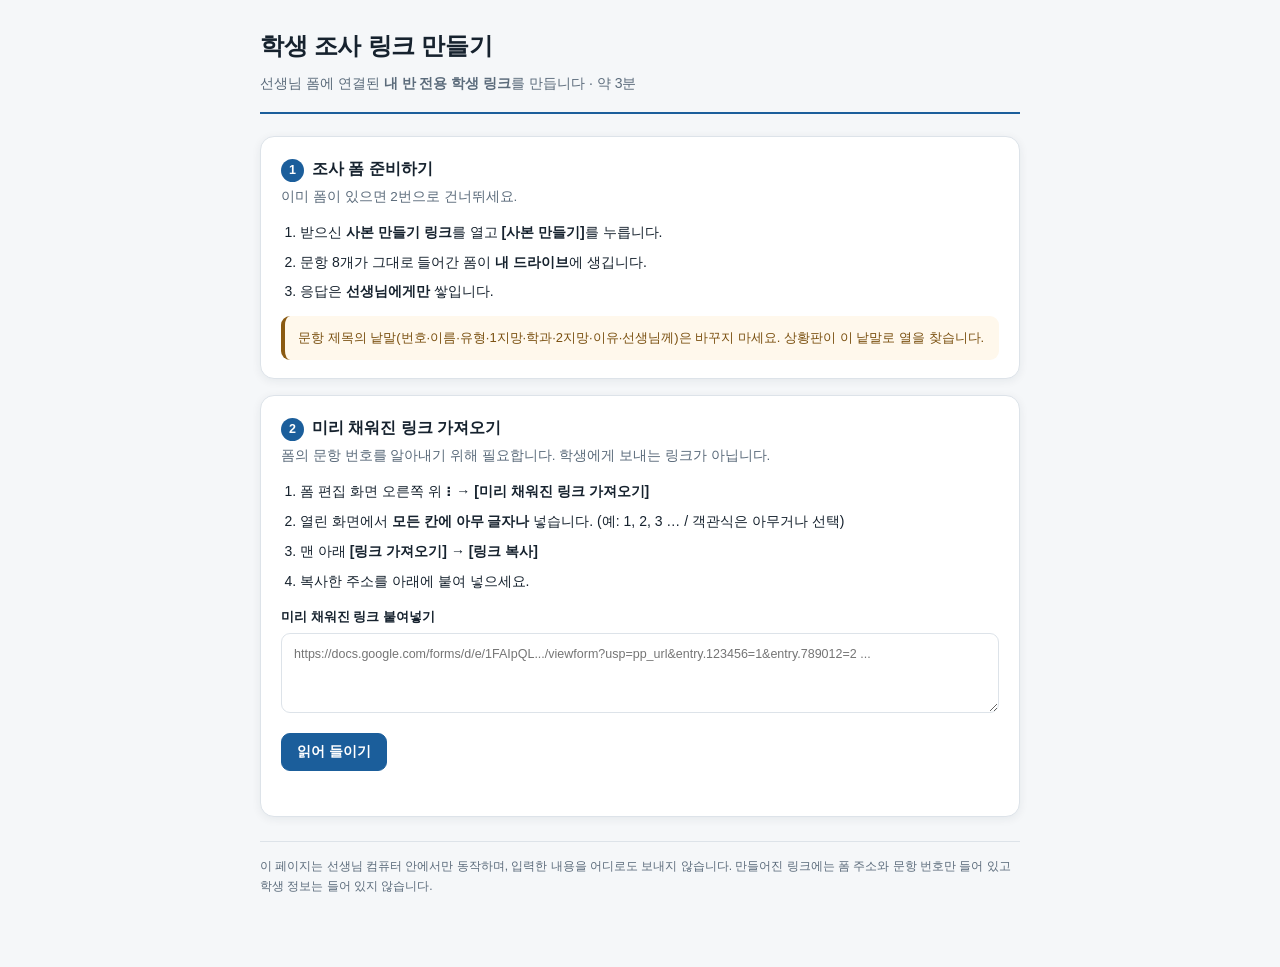
<file: setup.html>
<!DOCTYPE html>
<html lang="ko">
<head>
<meta charset="UTF-8">
<meta name="viewport" content="width=device-width, initial-scale=1">
<title>학생 조사 링크 만들기</title>
<style>
  :root{
    --bg:#f5f7f9; --card:#fff; --ink:#16222e; --sub:#5b6b7b; --line:#dde3e9;
    --accent:#1b5e9b; --accent-soft:#eef4fa; --ok:#166534; --warn:#8a5a12; --danger:#9b2c2c;
    --radius:14px; --shadow:0 2px 10px rgba(20,40,60,.07);
  }
  *{box-sizing:border-box; margin:0; padding:0;}
  body{font-family:"Pretendard","Malgun Gothic","맑은 고딕",-apple-system,sans-serif;
    background:var(--bg); color:var(--ink); line-height:1.7; padding:26px 18px 70px;}
  .wrap{max-width:760px; margin:0 auto;}
  h1{font-size:24px; font-weight:800; letter-spacing:-.3px;}
  .sub{color:var(--sub); font-size:14px; margin-top:5px; padding-bottom:16px;
    border-bottom:2px solid var(--accent); margin-bottom:22px;}
  .card{background:var(--card); border:1px solid var(--line); border-radius:var(--radius);
    padding:18px 20px; box-shadow:var(--shadow); margin-bottom:16px;}
  h2{font-size:16px; font-weight:750; margin-bottom:4px; display:flex; gap:8px; align-items:baseline;}
  h2 .n{display:inline-flex; align-items:center; justify-content:center; width:23px; height:23px;
    border-radius:50%; background:var(--accent); color:#fff; font-size:12.5px; flex:0 0 23px;}
  .lead{color:var(--sub); font-size:13.5px; margin-bottom:12px;}
  ol{margin:0 0 4px 19px;} ol li{margin-bottom:6px; font-size:14px;}
  label{display:block; font-size:13px; font-weight:700; margin:12px 0 5px;}
  input,select,textarea{width:100%; padding:10px 12px; border:1.5px solid var(--line);
    border-radius:9px; font-size:14px; font-family:inherit; background:#fff; color:var(--ink);}
  textarea{min-height:80px; resize:vertical; font-size:12.5px; line-height:1.6; word-break:break-all;}
  input:focus,select:focus,textarea:focus{outline:none; border-color:var(--accent);}
  .row{display:grid; grid-template-columns:repeat(auto-fit,minmax(190px,1fr)); gap:12px;}
  .btn{display:inline-block; padding:9px 15px; border:1.5px solid var(--line); background:#fff;
    color:var(--ink); border-radius:9px; font-size:13.5px; font-weight:650; cursor:pointer;
    font-family:inherit; margin-top:12px;}
  .btn:hover{border-color:var(--accent); color:var(--accent);}
  .btn.solid{background:var(--accent); border-color:var(--accent); color:#fff;}
  .btn.solid:hover{opacity:.9; color:#fff;}
  .msg{font-size:13px; margin-top:9px; min-height:18px; font-weight:600;}
  .msg.bad{color:var(--danger);} .msg.good{color:var(--ok);} .msg.warn{color:var(--warn);}
  table{width:100%; border-collapse:collapse; margin-top:10px; font-size:13px;}
  th,td{border:1px solid var(--line); padding:7px 9px; text-align:left; vertical-align:middle;}
  th{background:var(--accent-soft); font-weight:700; font-size:12.5px;}
  td code{font-size:12px; color:var(--sub);}
  td select{padding:6px 8px; font-size:13px;}
  .out{background:#0f2233; color:#dbe7f2; border-radius:10px; padding:12px 14px;
    font-size:12.5px; word-break:break-all; line-height:1.65; margin-top:10px;
    font-family:ui-monospace,Consolas,monospace;}
  .tip{background:#fff8ec; border-left:4px solid var(--warn); color:#7a5010;
    padding:11px 13px; border-radius:9px; font-size:13px; margin-top:12px;}
  .danger{background:#fdf3f3; border-left:4px solid var(--danger); color:#7f2323;
    padding:11px 13px; border-radius:9px; font-size:13px; margin-top:12px;}
  .hidden{display:none;}
  .foot{color:var(--sub); font-size:12px; margin-top:24px; padding-top:14px; border-top:1px solid var(--line);}
</style>
</head>
<body>
<div class="wrap">
  <h1>학생 조사 링크 만들기</h1>
  <div class="sub">선생님 폼에 연결된 <b>내 반 전용 학생 링크</b>를 만듭니다 · 약 3분</div>

  <div class="card">
    <h2><span class="n">1</span>조사 폼 준비하기</h2>
    <div class="lead">이미 폼이 있으면 2번으로 건너뛰세요.</div>
    <ol>
      <li>받으신 <b>사본 만들기 링크</b>를 열고 <b>[사본 만들기]</b>를 누릅니다.</li>
      <li>문항 8개가 그대로 들어간 폼이 <b>내 드라이브</b>에 생깁니다.</li>
      <li>응답은 <b>선생님에게만</b> 쌓입니다.</li>
    </ol>
    <div class="tip">문항 제목의 낱말(번호·이름·유형·1지망·학과·2지망·이유·선생님께)은 바꾸지 마세요.
      상황판이 이 낱말로 열을 찾습니다.</div>
  </div>

  <div class="card">
    <h2><span class="n">2</span>미리 채워진 링크 가져오기</h2>
    <div class="lead">폼의 문항 번호를 알아내기 위해 필요합니다. 학생에게 보내는 링크가 아닙니다.</div>
    <ol>
      <li>폼 편집 화면 오른쪽 위 <b>⋮</b> → <b>[미리 채워진 링크 가져오기]</b></li>
      <li>열린 화면에서 <b>모든 칸에 아무 글자나</b> 넣습니다. (예: 1, 2, 3 … / 객관식은 아무거나 선택)</li>
      <li>맨 아래 <b>[링크 가져오기]</b> → <b>[링크 복사]</b></li>
      <li>복사한 주소를 아래에 붙여 넣으세요.</li>
    </ol>
    <label for="pre">미리 채워진 링크 붙여넣기</label>
    <textarea id="pre" placeholder="https://docs.google.com/forms/d/e/1FAIpQL.../viewform?usp=pp_url&entry.123456=1&entry.789012=2 ..."></textarea>
    <button class="btn solid" id="read">읽어 들이기</button>
    <div class="msg" id="m2"></div>
  </div>

  <div class="card hidden" id="c3">
    <h2><span class="n">3</span>문항 짝 맞추기</h2>
    <div class="lead">순서대로 자동으로 맞춰 두었습니다. <b>내가 넣은 값</b>을 보고 다르면 고쳐 주세요.</div>
    <table id="map"></table>
    <div class="msg" id="m3"></div>
  </div>

  <div class="card hidden" id="c4">
    <h2><span class="n">4</span>우리 반 정보</h2>
    <div class="row">
      <div><label for="cls">학교·학년·반</label>
        <input id="cls" placeholder="예: ○○중학교 3학년 1반"></div>
      <div><label for="reg">우리 지역 일반고</label>
        <select id="reg">
          <option>비평준화</option>
          <option>평준화</option>
        </select></div>
    </div>
    <div class="tip"><b>비평준화</b>(시흥·화성·평택 등)는 학교 한 곳에 직접 지원,
      <b>평준화</b>(안산·수원·안양권 등)는 지망 순위를 적어 배정받습니다.
      학생에게 나가는 안내가 정반대라 꼭 맞게 고르세요.</div>
    <button class="btn solid" id="make">링크 만들기</button>
    <div class="msg" id="m4"></div>
  </div>

  <div class="card hidden" id="c5">
    <h2><span class="n">5</span>완성 — 학생에게 보낼 링크</h2>
    <div class="out" id="link"></div>
    <button class="btn solid" id="copy">링크 복사</button>
    <button class="btn" id="open">미리 보기(새 창)</button>

    <div class="danger"><b>학생에게 보내기 전에 선생님이 먼저 한 번 제출해 보세요.</b>
      미리 보기로 들어가 끝까지 제출한 뒤, 폼 <b>[응답]</b> 탭에 칸이 <b>제대로 들어갔는지</b> 확인하세요.
      칸이 밀려 있으면 3번으로 돌아가 짝을 고치면 됩니다. (확인용 응답은 지우시면 됩니다.)</div>

    <div class="tip">응답이 모이면 폼 <b>[응답]</b> 탭 → <b>⋮</b> → <b>[응답 다운로드(.csv)]</b> →
      <b>진학 상황판</b>에 올리면 학생별 상담 카드가 만들어집니다.</div>
  </div>

  <div class="foot">이 페이지는 선생님 컴퓨터 안에서만 동작하며, 입력한 내용을 어디로도 보내지 않습니다.
    만들어진 링크에는 폼 주소와 문항 번호만 들어 있고 학생 정보는 들어 있지 않습니다.</div>
</div>

<script>
var FIELDS = ["번호","이름","희망 고교 유형","1지망 학교","1지망 학과","2지망 학교","지원 이유","선생님께 하고 싶은 말"];
var $ = function(id){ return document.getElementById(id); };
var esc = function(s){ return String(s==null?"":s).replace(/[&<>"']/g, function(c){
  return {"&":"&amp;","<":"&lt;",">":"&gt;",'"':"&quot;","'":"&#39;"}[c]; }); };
var parsed = null;

function b64enc(str){
  var bytes = new TextEncoder().encode(str), bin = "";
  for(var i=0;i<bytes.length;i++) bin += String.fromCharCode(bytes[i]);
  return btoa(bin).replace(/\+/g,"-").replace(/\//g,"_").replace(/=+$/,"");
}

$("read").onclick = function(){
  var raw = $("pre").value.trim();
  var m = $("m2");
  m.className = "msg bad";
  if(!raw){ m.textContent = "링크를 붙여 넣어 주세요."; return; }

  var fm = raw.match(/\/forms\/d\/e\/([A-Za-z0-9_-]+)\//);
  if(!fm){ m.textContent = "구글 폼 주소가 아닙니다. '미리 채워진 링크 가져오기'에서 복사한 주소인지 확인해 주세요."; return; }

  var entries = [], seen = {}, re = /entry\.(\d+)=([^&#]*)/g, x;
  while((x = re.exec(raw)) !== null){
    if(seen[x[1]]) continue;
    seen[x[1]] = 1;
    entries.push({ id:x[1], val:decodeURIComponent(x[2].replace(/\+/g," ")) });
  }
  if(!entries.length){ m.textContent = "문항 번호(entry)를 찾지 못했습니다. 모든 칸을 채운 뒤 링크를 다시 가져와 주세요."; return; }

  parsed = { form:fm[1], entries:entries };
  drawMap();
  $("c3").classList.remove("hidden");
  $("c4").classList.remove("hidden");

  if(entries.length < FIELDS.length){
    m.className = "msg warn";
    m.textContent = "문항 " + entries.length + "개를 찾았습니다. 8개보다 적으면 빈칸으로 두고 링크를 만드셨을 수 있어요. 비어 있는 칸은 '사용 안 함'으로 두면 됩니다.";
  }else{
    m.className = "msg good";
    m.textContent = "문항 " + entries.length + "개를 읽었습니다. 아래에서 짝이 맞는지만 확인해 주세요.";
  }
};

function drawMap(){
  var h = "<tr><th style='width:26%'>내가 넣은 값</th><th style='width:26%'>문항 번호</th><th>어떤 항목인가요</th></tr>";
  parsed.entries.forEach(function(e, i){
    var opts = '<option value="-1">— 사용 안 함 —</option>' + FIELDS.map(function(f, k){
      return '<option value="' + k + '"' + (k === i ? " selected" : "") + ">" + esc(f) + "</option>";
    }).join("");
    h += "<tr><td>" + (e.val ? esc(e.val) : '<span style="color:#9ca3af">(빈칸)</span>')
       + "</td><td><code>entry." + e.id + "</code></td>"
       + '<td><select data-i="' + i + '">' + opts + "</select></td></tr>";
  });
  $("map").innerHTML = h;
}

$("make").onclick = function(){
  var m = $("m4"); m.className = "msg bad";
  var slots = new Array(FIELDS.length).fill("");
  var used = {};
  var sels = $("map").querySelectorAll("select");
  for(var i=0;i<sels.length;i++){
    var k = Number(sels[i].value);
    if(k < 0) continue;
    if(used[k]){ m.textContent = "‘" + FIELDS[k] + "’이(가) 두 번 지정되었습니다. 하나만 고르세요."; return; }
    used[k] = 1;
    slots[k] = parsed.entries[Number(sels[i].getAttribute("data-i"))].id;
  }
  if(!slots[0] || !slots[1]){ m.textContent = "‘번호’와 ‘이름’은 반드시 지정해야 합니다."; return; }

  var missing = [];
  for(var j=0;j<FIELDS.length;j++) if(!slots[j]) missing.push(FIELDS[j]);

  var cfg = { f:parsed.form, e:slots, t:$("cls").value.trim(), r:$("reg").value };
  // 지금 주소의 마지막 파일명만 학생 앱 파일명으로 바꾼다.
  // (주소가 %EC%84%A4… 처럼 인코딩돼 있어도 되도록 디코딩해서 판별한다.)
  var here = location.href.split("?")[0].split("#")[0];
  var plain = here;
  try{ plain = decodeURIComponent(here); }catch(e){}
  var target = /setup\.html$/i.test(plain) ? "survey.html" : "조사.html";
  var url = here.replace(/[^\/]*$/, encodeURIComponent(target)) + "?c=" + b64enc(JSON.stringify(cfg));

  $("link").textContent = url;
  $("c5").classList.remove("hidden");
  $("open").onclick = function(){ window.open(url, "_blank"); };
  $("c5").scrollIntoView({ behavior:"smooth", block:"start" });

  if(missing.length){
    m.className = "msg warn";
    m.textContent = "만들었습니다. 다만 " + missing.join(", ") + " 항목은 지정되지 않아 그 내용은 수집되지 않습니다.";
  }else{
    m.className = "msg good";
    m.textContent = "만들었습니다. 아래 링크를 복사해 쓰시면 됩니다.";
  }
};

$("copy").onclick = function(){
  var t = $("link").textContent, b = $("copy");
  var ok = function(s){ b.textContent = s; setTimeout(function(){ b.textContent = "링크 복사"; }, 1800); };
  if(navigator.clipboard && navigator.clipboard.writeText){
    navigator.clipboard.writeText(t).then(function(){ ok("복사됨"); }).catch(function(){ sel(); ok("선택됨 · Ctrl+C"); });
  } else { sel(); ok("선택됨 · Ctrl+C"); }
};
function sel(){
  var r = document.createRange(); r.selectNodeContents($("link"));
  var s = window.getSelection(); s.removeAllRanges(); s.addRange(r);
}
</script>
</body>
</html>
</file>
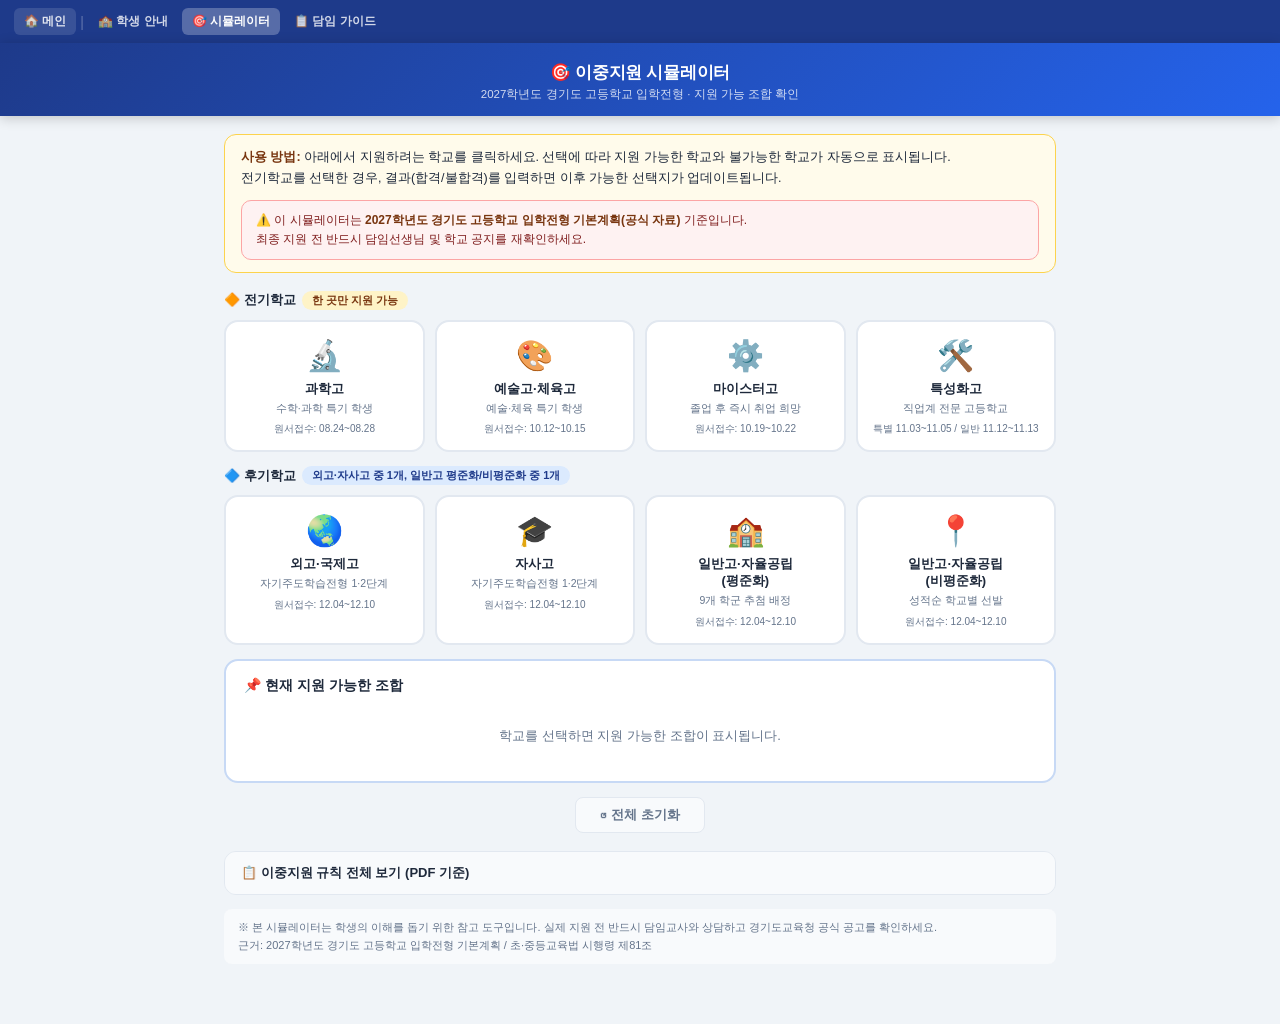
<file: simulator.html>
<!DOCTYPE html>
<html lang="ko">
<head>
<meta charset="UTF-8">
<meta name="viewport" content="width=device-width, initial-scale=1.0">
<title>이중지원 시뮬레이터 – 2027 경기도 고입</title>
<style>
:root {
  --sci:     #1e4d9b; --sci-l:    #eef3fc;
  --art:     #8b2f8f; --art-l:    #f9eefa;
  --meis:    #2d5e3e; --meis-l:   #eaf5ef;
  --voc:     #b45309; --voc-l:    #fef3e2;
  --foreign: #0369a1; --foreign-l:#e0f2fe;
  --saja:    #6b21a8; --saja-l:   #f3e8ff;
  --gen:     #0e6e4a; --gen-l:    #e6f7f0;
  --nonp:    #be5504; --nonp-l:   #fff4ec;
  --red:   #dc2626;
  --green: #16a34a;
  --amber: #d97706;
  --gray:  #64748b;
  --border:#e2e8f0;
  --text:  #1e293b;
}
*{margin:0;padding:0;box-sizing:border-box;}
body{font-family:'맑은 고딕','Apple SD Gothic Neo',sans-serif;background:#f0f4f8;color:var(--text);min-height:100vh;}

/* ── 헤더 ── */
.top-header{
  background:linear-gradient(135deg,#1e3a8a,#2563eb);
  color:#fff;padding:18px 20px 14px;text-align:center;
  position:sticky;top:0;z-index:200;
  box-shadow:0 2px 12px rgba(0,0,0,.2);
}
.top-header h1{font-size:17px;font-weight:800;letter-spacing:-.3px;}
.top-header p{font-size:11.5px;opacity:.8;margin-top:3px;}

/* ── 레이아웃 ── */
.wrap{max-width:860px;margin:0 auto;padding:18px 14px 60px;}

/* ── 안내 박스 ── */
.guide-box{
  background:#fffbeb;border:1.5px solid #fcd34d;border-radius:12px;
  padding:12px 16px;margin-bottom:18px;font-size:12.5px;line-height:1.7;
}
.guide-box strong{color:#78350f;}
.guide-note{
  background:#fef2f2;border:1.5px solid #fca5a5;border-radius:10px;
  padding:10px 14px;margin-top:10px;font-size:12px;color:#7f1d1d;line-height:1.6;
}

/* ── 섹션 레이블 ── */
.sec-label{
  font-size:13px;font-weight:800;margin-bottom:10px;
  display:flex;align-items:center;gap:6px;
}
.sec-label .badge{
  font-size:11px;padding:2px 10px;border-radius:20px;font-weight:700;
}
.badge-early{background:#fef3c7;color:#78350f;}
.badge-late {background:#dbeafe;color:#1e3a8a;}

/* ── 카드 그리드 ── */
.card-grid{
  display:grid;
  grid-template-columns:repeat(4,1fr);
  gap:10px;margin-bottom:14px;
}
@media(max-width:640px){.card-grid{grid-template-columns:repeat(2,1fr);}}

/* ── 학교 카드 ── */
.sc-card{
  position:relative;
  background:#fff;border:2px solid var(--border);border-radius:14px;
  padding:16px 12px 14px;text-align:center;cursor:pointer;
  transition:all .2s;user-select:none;
  -webkit-tap-highlight-color:transparent;
}
.sc-card:hover:not(.state-blocked){transform:translateY(-2px);box-shadow:0 6px 18px rgba(0,0,0,.1);}
.sc-card .card-icon{font-size:30px;margin-bottom:8px;display:block;}
.sc-card .card-name{font-size:13px;font-weight:800;margin-bottom:3px;line-height:1.3;}
.sc-card .card-sub{font-size:10.5px;color:var(--gray);line-height:1.4;margin-bottom:6px;}
.sc-card .card-dates{font-size:10px;color:var(--gray);margin-top:4px;line-height:1.5;}

/* ── 카드 상태 ── */
.state-open{}
.state-selected{border-width:2.5px;box-shadow:0 4px 14px rgba(0,0,0,.15);}
.state-pass   {border-color:var(--green)!important;background:#f0fdf4;}
.state-fail   {border-color:var(--red)!important;background:#fef2f2;}
.state-special{border-color:var(--amber)!important;background:#fffbeb;border-style:dashed!important;}
.state-blocked{
  background:#f8fafc;opacity:.55;cursor:not-allowed;
  background-image:repeating-linear-gradient(
    45deg,transparent,transparent 5px,rgba(0,0,0,.03) 5px,rgba(0,0,0,.03) 10px
  );
}
.state-blocked:hover{transform:none!important;box-shadow:none!important;}

/* ── 상태 배지 (카드 우상단) ── */
.status-badge{
  position:absolute;top:8px;right:8px;
  font-size:16px;line-height:1;
}

/* ── 차단 이유 툴팁 ── */
.block-reason{
  position:absolute;bottom:calc(100% + 6px);left:50%;transform:translateX(-50%);
  background:#1e293b;color:#fff;border-radius:8px;padding:8px 12px;
  font-size:11px;line-height:1.6;white-space:nowrap;z-index:50;
  box-shadow:0 4px 14px rgba(0,0,0,.25);pointer-events:none;
  opacity:0;transition:opacity .15s;
  min-width:180px;text-align:left;white-space:pre-line;
}
.block-reason::after{
  content:'';position:absolute;top:100%;left:50%;transform:translateX(-50%);
  border:6px solid transparent;border-top-color:#1e293b;
}
.sc-card.state-blocked:hover .block-reason{opacity:1;}
@media(max-width:640px){.block-reason{left:0;transform:none;min-width:160px;}}

/* ── 전기 결과 입력 ── */
.result-box{
  background:#fff;border:1.5px solid var(--border);border-radius:12px;
  padding:14px 16px;margin-bottom:14px;
}
.result-box .rb-title{font-size:13px;font-weight:700;margin-bottom:10px;display:flex;align-items:center;gap:6px;}
.result-btns{display:flex;gap:8px;flex-wrap:wrap;}
.rb-btn{
  padding:9px 20px;border-radius:8px;border:2px solid var(--border);
  font-size:13px;font-weight:700;cursor:pointer;background:#fff;transition:.15s;
}
.rb-btn:hover{transform:translateY(-1px);}
.rb-btn.active-pass{background:#f0fdf4;border-color:var(--green);color:var(--green);}
.rb-btn.active-fail{background:#fef2f2;border-color:var(--red);color:var(--red);}
.rb-btn.active-none{background:#f8fafc;border-color:var(--gray);color:var(--gray);}

/* ── 마이스터고→특성화고 특례 안내 ── */
.meis-special-box{
  background:#fffbeb;border:1.5px dashed var(--amber);border-radius:10px;
  padding:12px 16px;margin-bottom:14px;
  font-size:12px;line-height:1.7;
}
.meis-special-box .ms-title{font-size:13px;font-weight:800;color:var(--amber);margin-bottom:4px;}

/* ── 요약 패널 ── */
.summary{
  background:#fff;border:2px solid #c7d9f5;border-radius:14px;
  padding:16px 18px;margin-top:4px;
}
.summary .s-title{font-size:14px;font-weight:800;margin-bottom:12px;color:var(--text);}
.s-row{
  display:flex;align-items:flex-start;gap:8px;
  padding:7px 0;border-bottom:1px dashed var(--border);font-size:12.5px;
}
.s-row:last-child{border-bottom:none;}
.s-icon{font-size:18px;flex-shrink:0;margin-top:0;}
.s-content .s-name{font-weight:700;}
.s-content .s-detail{font-size:11.5px;color:var(--gray);margin-top:2px;}
.s-content .s-reason{font-size:11.5px;color:var(--red);margin-top:2px;}

.summary-empty{
  text-align:center;color:var(--gray);font-size:13px;padding:20px 0;
}

/* ── 초기화 버튼 ── */
.reset-btn{
  display:block;margin:14px auto 0;
  background:#f8fafc;border:1.5px solid var(--border);
  border-radius:8px;padding:8px 24px;
  font-size:13px;font-weight:600;cursor:pointer;color:var(--gray);
  transition:.15s;
}
.reset-btn:hover{background:#f1f5f9;color:var(--text);}

/* ── 규칙 참고 ── */
.rules-ref{
  margin-top:18px;background:#fff;border:1px solid var(--border);
  border-radius:12px;overflow:hidden;
}
.rules-ref summary{
  padding:12px 16px;font-size:13px;font-weight:700;cursor:pointer;
  display:flex;align-items:center;gap:6px;
  background:#f8fafc;user-select:none;
}
.rules-ref .rule-body{padding:14px 16px;}
.rule-item{display:flex;gap:8px;font-size:12.5px;padding:5px 0;border-bottom:1px solid #f1f5f9;line-height:1.6;}
.rule-item:last-child{border-bottom:none;}
.rule-item .ri{flex-shrink:0;font-weight:700;}
.ri-ok  {color:var(--green);}
.ri-ban {color:var(--red);}
.ri-warn{color:var(--amber);}

.disclaimer{
  margin-top:14px;background:#f8fafc;border-radius:8px;
  padding:10px 14px;font-size:11px;color:var(--gray);line-height:1.6;
}

/* ── 공통 사이트 네비게이션 ── */
.site-top-nav {
  background:#1e3a8a; display:flex; align-items:center;
  gap:4px; padding:8px 14px; overflow-x:auto;
  -webkit-overflow-scrolling:touch; flex-wrap:nowrap;
}
.site-top-nav::-webkit-scrollbar{display:none;}
.site-top-nav .stn-home {
  color:rgba(255,255,255,.85); font-size:12px; font-weight:700;
  text-decoration:none; white-space:nowrap; padding:5px 10px;
  border-radius:6px; flex-shrink:0; background:rgba(255,255,255,.12);
}
.site-top-nav .stn-home:hover{background:rgba(255,255,255,.22);}
.site-top-nav .stn-sep{color:rgba(255,255,255,.3);font-size:14px;flex-shrink:0;}
.site-top-nav a.stn-btn {
  color:rgba(255,255,255,.8); font-size:12px; font-weight:600;
  text-decoration:none; white-space:nowrap; padding:5px 10px;
  border-radius:6px; flex-shrink:0; transition:.15s;
}
.site-top-nav a.stn-btn:hover{background:rgba(255,255,255,.15);color:#fff;}
.site-top-nav a.stn-btn.active{background:rgba(255,255,255,.25);color:#fff;font-weight:700;}

</style>
</head>
<body>
<div class="site-top-nav"><a class="stn-home" href="index.html">🏠 메인</a><span class="stn-sep">|</span><a class="stn-btn" href="student.html">🏫 학생 안내</a><a class="stn-btn active" href="simulator.html">🎯 시뮬레이터</a><a class="stn-btn" href="guide.html">📋 담임 가이드</a></div>


<div class="top-header">
  <h1>🎯 이중지원 시뮬레이터</h1>
  <p>2027학년도 경기도 고등학교 입학전형 · 지원 가능 조합 확인</p>
</div>

<div class="wrap">

  <div class="guide-box">
    <strong>사용 방법:</strong> 아래에서 지원하려는 학교를 클릭하세요. 선택에 따라 지원 가능한 학교와 불가능한 학교가 자동으로 표시됩니다.<br>
    전기학교를 선택한 경우, 결과(합격/불합격)를 입력하면 이후 가능한 선택지가 업데이트됩니다.
    <div class="guide-note">
      ⚠️ 이 시뮬레이터는 <strong>2027학년도 경기도 고등학교 입학전형 기본계획(공식 자료)</strong> 기준입니다.<br>
      최종 지원 전 반드시 담임선생님 및 학교 공지를 재확인하세요.
    </div>
  </div>

  <!-- 전기학교 -->
  <div class="sec-label">
    🔶 전기학교 <span class="badge badge-early">한 곳만 지원 가능</span>
  </div>
  <div class="card-grid" id="earlyGrid"></div>

  <!-- 전기 결과 입력 (전기 선택 시 표시) -->
  <div class="result-box" id="resultBox" style="display:none;">
    <div class="rb-title">📋 전기학교 결과 입력 <span style="font-size:11px;font-weight:400;color:var(--gray);">(선택 – 결과에 따라 후기 선택지가 바뀝니다)</span></div>
    <div class="result-btns">
      <button class="rb-btn" id="btnPass" onclick="setResult('pass')">✅ 합격</button>
      <button class="rb-btn" id="btnFail" onclick="setResult('fail')">❌ 불합격</button>
      <button class="rb-btn rb-btn active-none" id="btnNone" onclick="setResult(null)">— 결과 미정</button>
    </div>
  </div>

  <!-- 마이스터고→특성화고 특례 안내 (조건부 표시) -->
  <div class="meis-special-box" id="meisSpecialBox" style="display:none;">
    <div class="ms-title">★ 마이스터고 불합격 → 특성화고 일반전형 가능 (특례)</div>
    마이스터고에 불합격한 경우, <strong>특성화고 일반전형</strong>에 별도 지원할 수 있습니다.<br>
    ⚠️ 이는 순차 지원이며, 동시 지원이 아닙니다. 특성화고 일반전형 원서접수: <strong>11.12~11.13</strong>
  </div>

  <!-- 후기학교 -->
  <div class="sec-label">
    🔷 후기학교 <span class="badge badge-late">외고·자사고 중 1개, 일반고 평준화/비평준화 중 1개</span>
  </div>
  <div class="card-grid" id="lateGrid"></div>

  <!-- 결과 요약 -->
  <div class="summary" id="summary">
    <div class="s-title">📌 현재 지원 가능한 조합</div>
    <div class="summary-empty" id="summaryEmpty">학교를 선택하면 지원 가능한 조합이 표시됩니다.</div>
    <div id="summaryList"></div>
  </div>

  <button class="reset-btn" onclick="resetAll()">↺ 전체 초기화</button>

  <!-- 이중지원 규칙 참고 -->
  <details class="rules-ref">
    <summary>📋 이중지원 규칙 전체 보기 (PDF 기준)</summary>
    <div class="rule-body">
      <div class="rule-item"><span class="ri ri-ban">❌</span><span>전기학교(과학고·예술고·체육고·마이스터고·특성화고) 중 2곳 이상 동시 지원 금지 — 위반 시 <strong>전체 무효 처리</strong></span></div>
      <div class="rule-item"><span class="ri ri-ban">❌</span><span>전기학교 합격자는 후기학교 지원 불가</span></div>
      <div class="rule-item"><span class="ri ri-ok">✅</span><span>전기학교 불합격 또는 미지원 시 후기학교 지원 가능</span></div>
      <div class="rule-item"><span class="ri ri-ban">❌</span><span>외고·국제고와 자사고는 동시 지원 불가 (자기주도학습전형 1개교만 허용)</span></div>
      <div class="rule-item"><span class="ri ri-ok">✅</span><span>외고·국제고 또는 자사고는 일반고(평준화 또는 비평준화)와 동시 지원 가능</span></div>
      <div class="rule-item"><span class="ri ri-ban">❌</span><span>평준화 일반고와 비평준화 일반고는 동시 지원 불가 (배정 방식이 다름)</span></div>
      <div class="rule-item"><span class="ri ri-warn">★</span><span><strong>예외:</strong> 마이스터고 불합격 후 특성화고 일반전형에 별도 지원 가능 (초중등교육법 시행령 제81조)</span></div>
      <div class="rule-item"><span class="ri ri-ok">✅</span><span>특성화고 특별전형 불합격 시 일반전형 추가 지원 가능 (같은 유형 내 순차 지원)</span></div>
    </div>
  </details>

  <div class="disclaimer">
    ※ 본 시뮬레이터는 학생의 이해를 돕기 위한 참고 도구입니다. 실제 지원 전 반드시 담임교사와 상담하고 경기도교육청 공식 공고를 확인하세요.<br>
    근거: 2027학년도 경기도 고등학교 입학전형 기본계획 / 초·중등교육법 시행령 제81조
  </div>

</div><!-- /wrap -->

<script>
/* ─────────────────────────────────────────────────
   학교 데이터 (PDF 공식 날짜 기준)
───────────────────────────────────────────────── */
const SCHOOLS_EARLY = {
  sci: {
    name:'과학고', icon:'🔬',
    color:'var(--sci)', light:'var(--sci-l)',
    app:'원서접수: 08.24~08.28',
    result:'합격자 발표: 11.26(목)',
    sub:'수학·과학 특기 학생',
  },
  art: {
    name:'예술고·체육고', icon:'🎨',
    color:'var(--art)', light:'var(--art-l)',
    app:'원서접수: 10.12~10.15',
    result:'예술고 10.27(화) / 체육고 11.09(월)',
    sub:'예술·체육 특기 학생',
  },
  meis: {
    name:'마이스터고', icon:'⚙️',
    color:'var(--meis)', light:'var(--meis-l)',
    app:'원서접수: 10.19~10.22',
    result:'합격자 발표: 11.02(월)',
    sub:'졸업 후 즉시 취업 희망',
  },
  voc: {
    name:'특성화고', icon:'🛠️',
    color:'var(--voc)', light:'var(--voc-l)',
    app:'특별 11.03~11.05 / 일반 11.12~11.13',
    result:'특별 11.11(수) / 일반 11.23(월)',
    sub:'직업계 전문 고등학교',
  },
};

const SCHOOLS_LATE = {
  foreign: {
    name:'외고·국제고', icon:'🌏',
    color:'var(--foreign)', light:'var(--foreign-l)',
    app:'원서접수: 12.04~12.10',
    result:'최종발표: 12.29(화)',
    sub:'자기주도학습전형 1·2단계',
  },
  saja: {
    name:'자사고', icon:'🎓',
    color:'var(--saja)', light:'var(--saja-l)',
    app:'원서접수: 12.04~12.10',
    result:'최종발표: 12.29(화)',
    sub:'자기주도학습전형 1·2단계',
  },
  gen: {
    name:'일반고·자율공립\n(평준화)', icon:'🏫',
    color:'var(--gen)', light:'var(--gen-l)',
    app:'원서접수: 12.04~12.10',
    result:'배정학교 발표: 01.22(금)',
    sub:'9개 학군 추첨 배정',
  },
  nonp: {
    name:'일반고·자율공립\n(비평준화)', icon:'📍',
    color:'var(--nonp)', light:'var(--nonp-l)',
    app:'원서접수: 12.04~12.10',
    result:'합격자 발표: 12.14(월)',
    sub:'성적순 학교별 선발',
  },
};

/* ─────────────────────────────────────────────────
   이중지원 금지 조합 (후기 내부)
   검증 완료: 전체 시나리오 14개 정상 처리
───────────────────────────────────────────────── */
const BLOCKED_LATE_PAIRS = {
  'foreign:saja': '외고·국제고와 자사고는\n동시 지원 불가\n(자기주도학습전형 1개교만 허용)',
  'saja:foreign': '외고·국제고와 자사고는\n동시 지원 불가\n(자기주도학습전형 1개교만 허용)',
  'gen:nonp':     '평준화와 비평준화 일반고는\n동시 지원 불가\n(배정 방식이 다름)',
  'nonp:gen':     '평준화와 비평준화 일반고는\n동시 지원 불가\n(배정 방식이 다름)',
};

/* ─────────────────────────────────────────────────
   상태
───────────────────────────────────────────────── */
const S = {
  earlyKey: null,    // 선택된 전기학교 키
  earlyResult: null, // 'pass' | 'fail' | null
  lateKeys: new Set(),
};

/* ─────────────────────────────────────────────────
   상태 계산: 각 카드가 어떤 상태인지 반환
───────────────────────────────────────────────── */
function getEarlyStatus(key) {
  if (S.earlyKey === key) {
    if (S.earlyResult === 'pass') return { code:'pass',   badge:'✅', reason:'' };
    if (S.earlyResult === 'fail') return { code:'fail',   badge:'❌', reason:'' };
    return { code:'selected', badge:'●', reason:'' };
  }
  if (S.earlyKey !== null) {
    // 특례: 마이스터고 불합격 후 특성화고
    if (S.earlyKey === 'meis' && S.earlyResult === 'fail' && key === 'voc') {
      return { code:'special', badge:'★', reason:'' };
    }
    const nm = SCHOOLS_EARLY[S.earlyKey].name;
    return { code:'blocked', badge:'🚫', reason:`전기학교는 1개교만 지원 가능\n(이미 ${nm} 선택됨)` };
  }
  return { code:'open', badge:'', reason:'' };
}

function getLateStatus(key) {
  // 전기 합격 → 후기 전부 불가
  if (S.earlyKey && S.earlyResult === 'pass') {
    const nm = SCHOOLS_EARLY[S.earlyKey].name;
    return { code:'blocked', badge:'🚫', reason:`전기학교(${nm})\n합격자는 후기학교 지원 불가` };
  }
  if (S.lateKeys.has(key)) {
    return { code:'selected', badge:'●', reason:'' };
  }
  // 후기 내부 호환성
  for (const sel of S.lateKeys) {
    const k = `${key}:${sel}`;
    if (BLOCKED_LATE_PAIRS[k]) {
      return { code:'blocked', badge:'🚫', reason: BLOCKED_LATE_PAIRS[k] };
    }
  }
  return { code:'open', badge:'', reason:'' };
}

/* ─────────────────────────────────────────────────
   클릭 핸들러
───────────────────────────────────────────────── */
function clickEarly(key) {
  const st = getEarlyStatus(key);

  // 특례 카드 (마이스터고 불합격 → 특성화고): 정보 표시만, 실제 선택 X
  if (st.code === 'special') {
    alert('★ 마이스터고 불합격 → 특성화고 일반전형 지원 가능 (특례)\n\n원서접수: 11.12~11.13\n합격자 발표: 11.23(월)\n\n※ 동시 지원이 아닌 순차 지원입니다.\n   마이스터고 불합격 확인 후 별도 접수해야 합니다.');
    return;
  }

  // 차단 카드: 이유 표시 (모바일에서 툴팁 대신)
  if (st.code === 'blocked') {
    alert(st.reason);
    return;
  }

  if (S.earlyKey === key) {
    // 같은 카드 클릭 → 선택 해제
    S.earlyKey = null;
    S.earlyResult = null;
    render();
    return;
  }

  S.earlyKey = key;
  S.earlyResult = null;
  render();
}

function clickLate(key) {
  const st = getLateStatus(key);
  if (st.code === 'blocked') {
    // 모바일에서도 차단 이유 표시
    alert(st.reason);
    return;
  }
  if (S.lateKeys.has(key)) {
    S.lateKeys.delete(key);
  } else {
    S.lateKeys.add(key);
  }
  render();
}

function setResult(result) {
  S.earlyResult = result;
  if (result === 'pass') {
    S.lateKeys.clear(); // 합격 시 후기 선택 모두 해제
  }
  render();
}

function resetAll() {
  S.earlyKey = null;
  S.earlyResult = null;
  S.lateKeys.clear();
  render();
}

/* ─────────────────────────────────────────────────
   렌더링
───────────────────────────────────────────────── */
function renderCard(key, info, statusFn, clickFn) {
  const st = statusFn(key);
  const stateClass = 'state-' + st.code;

  let borderStyle = '';
  if (st.code === 'selected' || st.code === 'pass' || st.code === 'fail') {
    borderStyle = `border-color:${info.color};background:${info.light};`;
  }

  const nameDisplay = info.name.replace(/\n/g, '<br>');

  return `
  <div class="sc-card ${stateClass}" style="${borderStyle}" onclick="${clickFn}('${key}')">
    ${st.badge ? `<div class="status-badge">${st.badge}</div>` : ''}
    ${st.reason ? `<div class="block-reason">${st.reason.replace(/\n/g,'<br>')}</div>` : ''}
    <span class="card-icon">${info.icon}</span>
    <div class="card-name" style="${(st.code==='selected'||st.code==='pass'||st.code==='fail')?`color:${info.color};`:''}">${nameDisplay}</div>
    <div class="card-sub">${info.sub}</div>
    <div class="card-dates">${info.app}</div>
  </div>`;
}

function buildSummary() {
  const rows = [];

  // 전기학교
  if (S.earlyKey) {
    const info = SCHOOLS_EARLY[S.earlyKey];
    const resultLabel = S.earlyResult === 'pass' ? ' — ✅ 합격' : S.earlyResult === 'fail' ? ' — ❌ 불합격' : '';
    rows.push({
      icon: info.icon,
      name: `${info.name}${resultLabel}`,
      detail: `${info.app} / ${info.result}`,
      status: S.earlyResult === 'pass' ? 'pass' : S.earlyResult === 'fail' ? 'fail' : 'selected',
    });

    // 마이스터고 불합격 → 특성화고 특례
    if (S.earlyKey === 'meis' && S.earlyResult === 'fail') {
      rows.push({
        icon: '★',
        name: '특성화고 일반전형 — 별도 지원 가능 (특례)',
        detail: '원서접수: 11.12~11.13 / 합격자 발표: 11.23(월)',
        status: 'special',
      });
    }
  }

  // 후기학교
  if (S.earlyKey && S.earlyResult === 'pass') {
    rows.push({
      icon: '🚫',
      name: '후기학교 전체 지원 불가',
      detail: `전기학교(${SCHOOLS_EARLY[S.earlyKey].name}) 합격자는 후기학교를 지원할 수 없습니다.`,
      status: 'blocked',
    });
  } else {
    for (const key of S.lateKeys) {
      const info = SCHOOLS_LATE[key];
      rows.push({
        icon: info.icon,
        name: info.name.replace(/\n/g,' '),
        detail: `${info.app} / ${info.result}`,
        status: 'selected',
      });
    }
  }

  return rows;
}

function render() {
  // 전기 카드
  const earlyGrid = document.getElementById('earlyGrid');
  earlyGrid.innerHTML = Object.keys(SCHOOLS_EARLY)
    .map(k => renderCard(k, SCHOOLS_EARLY[k], getEarlyStatus, 'clickEarly'))
    .join('');

  // 전기 결과 입력
  const resultBox = document.getElementById('resultBox');
  if (S.earlyKey) {
    resultBox.style.display = 'block';
    document.getElementById('btnPass').className = 'rb-btn' + (S.earlyResult==='pass' ? ' active-pass' : '');
    document.getElementById('btnFail').className = 'rb-btn' + (S.earlyResult==='fail' ? ' active-fail' : '');
    document.getElementById('btnNone').className = 'rb-btn' + (!S.earlyResult ? ' active-none' : '');
  } else {
    resultBox.style.display = 'none';
  }

  // 마이스터고→특성화고 특례 안내
  const meisBox = document.getElementById('meisSpecialBox');
  meisBox.style.display = (S.earlyKey === 'meis' && S.earlyResult === 'fail') ? 'block' : 'none';

  // 후기 카드
  const lateGrid = document.getElementById('lateGrid');
  lateGrid.innerHTML = Object.keys(SCHOOLS_LATE)
    .map(k => renderCard(k, SCHOOLS_LATE[k], getLateStatus, 'clickLate'))
    .join('');

  // 요약
  const rows = buildSummary();
  const emptyEl  = document.getElementById('summaryEmpty');
  const listEl   = document.getElementById('summaryList');

  if (rows.length === 0) {
    emptyEl.style.display = 'block';
    listEl.innerHTML = '';
  } else {
    emptyEl.style.display = 'none';
    listEl.innerHTML = rows.map(r => {
      const detailColor = r.status==='blocked' ? 's-reason' : 's-detail';
      return `
      <div class="s-row">
        <span class="s-icon">${r.icon}</span>
        <div class="s-content">
          <div class="s-name">${r.name}</div>
          <div class="${detailColor}">${r.detail}</div>
        </div>
      </div>`;
    }).join('');
  }
}

// 초기 렌더
render();
</script>
</body>
</html>
</file>
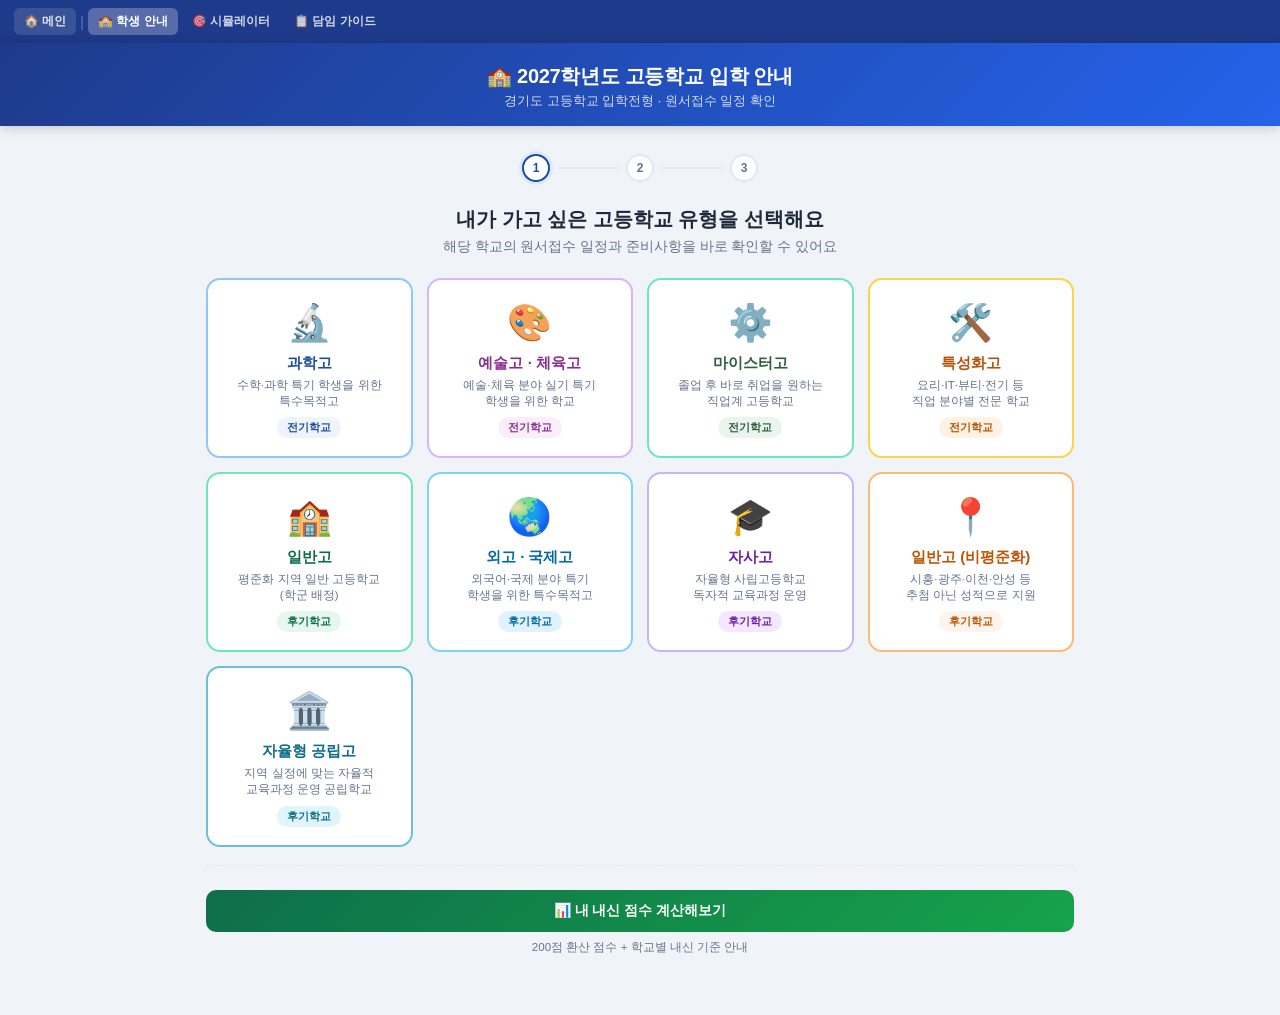
<file: student.html>
<!DOCTYPE html>
<html lang="ko">
<head>
<meta charset="UTF-8">
<meta name="viewport" content="width=device-width, initial-scale=1.0">
<title>2027학년도 고등학교 입학 안내</title>
<style>
:root {
  --sci:    #1e4d9b;  --sci-l:   #eef3fc;
  --art:    #8b2f8f;  --art-l:   #f9eefa;
  --meis:   #2d5e3e;  --meis-l:  #eaf5ef;
  --voc:    #b45309;  --voc-l:   #fef3e2;
  --gen:    #0e6e4a;  --gen-l:   #e6f7f0;
  --foreign:#0369a1;  --foreign-l:#e0f2fe;
  --saja:   #6b21a8;  --saja-l:  #f3e8ff;
  --nonp:   #be5504;  --nonp-l:  #fff4ec;
  --gong:   #0f6d8a;  --gong-l:  #e0f5fa;
  --red:    #dc2626;
  --orange: #ea580c;
  --gray:   #64748b;
  --border: #e2e8f0;
  --text:   #1e293b;
}

* { margin:0; padding:0; box-sizing:border-box; }

body {
  font-family: '맑은 고딕','Apple SD Gothic Neo',sans-serif;
  background: #f0f4f8;
  min-height: 100vh;
  color: var(--text);
}

/* ── 헤더 ── */
.site-header {
  background: linear-gradient(135deg,#1e3a8a,#2563eb);
  color:#fff;
  padding: 20px 24px 16px;
  text-align:center;
  position: sticky; top:0; z-index:100;
  box-shadow: 0 2px 12px rgba(0,0,0,.18);
}
.site-header h1 { font-size:20px; font-weight:800; letter-spacing:-.3px; }
.site-header p  { font-size:12.5px; opacity:.8; margin-top:3px; }
.back-btn {
  position:absolute; left:16px; top:50%; transform:translateY(-50%);
  background:rgba(255,255,255,.18); border:1px solid rgba(255,255,255,.3);
  color:#fff; border-radius:8px; padding:5px 12px; cursor:pointer;
  font-size:13px; display:none; align-items:center; gap:4px;
  transition:.2s;
}
.back-btn:hover { background:rgba(255,255,255,.28); }

/* ── 메인 컨테이너 ── */
.main { max-width:900px; margin:0 auto; padding:28px 16px 60px; }

/* ── 화면 전환 ── */
.screen { display:none; animation: fadeUp .35s ease both; }
.screen.active { display:block; }
@keyframes fadeUp {
  from { opacity:0; transform:translateY(14px); }
  to   { opacity:1; transform:translateY(0); }
}

/* ── STEP 표시 ── */
.step-indicator {
  display:flex; align-items:center; justify-content:center;
  gap:8px; margin-bottom:24px; flex-wrap:wrap;
}
.step-dot {
  width:28px; height:28px; border-radius:50%;
  display:flex; align-items:center; justify-content:center;
  font-size:12px; font-weight:700;
  border:2px solid var(--border);
  color:var(--gray); background:#fff;
}
.step-dot.done { background:#1e4d9b; border-color:#1e4d9b; color:#fff; }
.step-dot.active { background:#fff; border-color:#1e4d9b; color:#1e4d9b; box-shadow:0 0 0 3px #dbeafe; }
.step-line { flex:1; max-width:60px; height:2px; background:var(--border); }
.step-line.done { background:#1e4d9b; }

/* ── 섹션 타이틀 ── */
.screen-title { text-align:center; margin-bottom:22px; }
.screen-title h2 { font-size:20px; font-weight:800; color:var(--text); }
.screen-title p  { font-size:13.5px; color:var(--gray); margin-top:5px; }

/* ── 학교 유형 카드 ── */
.school-grid {
  display:grid;
  grid-template-columns: repeat(auto-fill, minmax(200px, 1fr));
  gap:14px;
}
.school-card {
  background:#fff; border-radius:14px;
  border:2px solid var(--border);
  padding:22px 16px 18px;
  cursor:pointer;
  transition:all .2s;
  text-align:center;
}
.school-card:hover { transform:translateY(-3px); box-shadow:0 8px 20px rgba(0,0,0,.1); }
.school-card.selected { border-width:2.5px; }
.school-card .sc-icon { font-size:36px; margin-bottom:10px; display:block; }
.school-card .sc-name { font-size:15px; font-weight:800; margin-bottom:4px; }
.school-card .sc-sub  { font-size:11.5px; color:var(--gray); line-height:1.4; }
.school-card .sc-tag  {
  display:inline-block; margin-top:8px;
  padding:3px 10px; border-radius:20px;
  font-size:11px; font-weight:700;
}

/* ── 학군 선택 ── */
.gunhak-grid {
  display:grid;
  grid-template-columns: repeat(3, 1fr);
  gap:10px;
}
.gunhak-card {
  background:#fff; border:2px solid var(--border);
  border-radius:12px; padding:14px 12px;
  cursor:pointer; transition:all .2s; text-align:center;
}
.gunhak-card:hover { box-shadow:0 4px 14px rgba(0,0,0,.1); transform:translateY(-2px); }
.gunhak-card.selected { border-color:var(--gen); background:var(--gen-l); }
.gunhak-card .gk-name { font-size:16px; font-weight:800; margin-bottom:4px; }
.gunhak-card .gk-cnt  { font-size:12px; color:var(--gray); }
.gunhak-card .gk-rate { font-size:12px; font-weight:700; margin-top:4px; }

/* ── 결과 화면 ── */

/* D-DAY 배너 */
.dday-banner {
  border-radius:16px; padding:26px 28px;
  color:#fff; text-align:center;
  margin-bottom:18px;
  position:relative; overflow:hidden;
}
.dday-banner::before {
  content:'';
  position:absolute; top:-50px; right:-50px;
  width:180px; height:180px;
  background:rgba(255,255,255,.08);
  border-radius:50%;
}
.dday-banner .school-label { font-size:13px; opacity:.85; margin-bottom:4px; }
.dday-banner .dday-num { font-size:68px; font-weight:900; line-height:1; }
.dday-banner .dday-unit { font-size:20px; font-weight:700; opacity:.9; }
.dday-banner .dday-sub  { font-size:13px; opacity:.8; margin-top:6px; }

.dday-dual {
  display:grid; grid-template-columns:1fr 1fr; gap:10px; margin-bottom:18px;
}
.dday-mini {
  border-radius:12px; padding:16px; text-align:center; color:#fff;
}
.dday-mini .dm-label { font-size:12px; opacity:.85; }
.dday-mini .dm-num   { font-size:36px; font-weight:900; line-height:1.1; }
.dday-mini .dm-unit  { font-size:13px; }
.dday-mini .dm-date  { font-size:12px; opacity:.8; margin-top:3px; }

/* 경고 박스 */
.warn-banner {
  background:#fef2f2; border:2px solid #fca5a5;
  border-radius:12px; padding:14px 18px; margin-bottom:16px;
  display:flex; gap:10px; align-items:flex-start;
}
.warn-banner .wi { font-size:22px; flex-shrink:0; }
.warn-banner .wt { font-size:13px; font-weight:800; color:var(--red); margin-bottom:4px; }
.warn-banner .wb { font-size:12.5px; color:#7f1d1d; line-height:1.6; }

/* 타임라인 */
.timeline-box {
  background:#fff; border:1px solid var(--border);
  border-radius:14px; padding:18px 20px; margin-bottom:16px;
}
.tl-box-title { font-size:14px; font-weight:800; margin-bottom:14px; display:flex; align-items:center; gap:6px; }
.tl-rows { display:flex; flex-direction:column; gap:0; }
.tl-row  {
  display:grid; grid-template-columns:100px 1fr;
  border-bottom:1px dashed var(--border); padding:10px 0;
  align-items:center;
}
.tl-row:last-child { border-bottom:none; }
.tl-row .tl-phase { font-size:12px; font-weight:700; color:var(--gray); }
.tl-row .tl-info  { font-size:13px; }
.tl-row .tl-info .ti-date { font-weight:800; }
.tl-row .tl-info .ti-note { font-size:11.5px; color:var(--gray); margin-top:2px; }
.tl-row.highlight .tl-phase { color:var(--red); }
.tl-row.highlight .ti-date  { color:var(--red); }

/* 카드 그리드 */
.info-grid { display:grid; grid-template-columns:1fr 1fr; gap:12px; margin-bottom:16px; }
.info-box  {
  background:#fff; border:1px solid var(--border);
  border-radius:14px; overflow:hidden;
}
.info-box .ib-head {
  padding:10px 16px; font-size:13px; font-weight:800;
  display:flex; align-items:center; gap:6px;
  border-bottom:1px solid var(--border);
}
.info-box .ib-body { padding:12px 16px; }
.ib-row { display:flex; align-items:flex-start; gap:8px; padding:5px 0; border-bottom:1px solid #f8fafc; font-size:12.5px; }
.ib-row:last-child { border-bottom:none; }
.ib-row .ir-dot { color:var(--orange); flex-shrink:0; font-weight:900; margin-top:1px; }
.ib-row .ir-text { line-height:1.5; }
.ib-row .ir-text em { font-style:normal; font-weight:700; color:var(--text); }

/* 내신 요약 */
.naesin-grid { display:grid; grid-template-columns:repeat(5,1fr); gap:6px; margin-bottom:16px; }
.ns-cell {
  background:#fff; border-radius:10px; border:1px solid var(--border);
  padding:10px 6px; text-align:center;
}
.ns-cell .ns-pt { font-size:22px; font-weight:900; line-height:1.1; }
.ns-cell .ns-lbl{ font-size:11px; color:var(--gray); margin-top:2px; }

/* 학군 결과 */
.gunhak-result {
  background:#fff; border:1px solid var(--border);
  border-radius:14px; padding:18px 20px; margin-bottom:16px;
}
.gr-title { font-size:14px; font-weight:800; margin-bottom:12px; }
.gr-row { display:flex; justify-content:space-between; align-items:center;
  padding:8px 0; border-bottom:1px dashed var(--border); font-size:13px; }
.gr-row:last-child { border-bottom:none; }
.gr-row .gr-label { color:var(--gray); }
.gr-row .gr-val   { font-weight:700; }

/* 날짜 알림 칩 */
.date-chips { display:flex; gap:8px; flex-wrap:wrap; margin-bottom:16px; }
.date-chip  {
  background:#fff; border:1.5px solid var(--border);
  border-radius:10px; padding:10px 14px;
  display:flex; flex-direction:column; gap:2px;
  flex:1; min-width:140px;
}
.date-chip.today { border-color:#fbbf24; background:#fffbeb; }
.dc-label { font-size:11px; color:var(--gray); font-weight:600; }
.dc-date  { font-size:13.5px; font-weight:800; }
.dc-dday  { font-size:12px; font-weight:700; }

/* 버튼 */
.btn-primary {
  background:#1e4d9b; color:#fff;
  border:none; border-radius:10px;
  padding:12px 28px; font-size:14px; font-weight:700;
  cursor:pointer; width:100%; margin-top:8px;
  transition:.2s;
}
.btn-primary:hover { background:#1a3d80; }
.btn-primary:disabled { background:#94a3b8; cursor:not-allowed; }

/* ── 내신 계산기 ── */
.calc-box { background:#fff; border-radius:14px; border:1px solid var(--border); margin-bottom:12px; overflow:hidden; }
.calc-box .cb-head { padding:11px 16px; font-size:13px; font-weight:800; border-bottom:1px solid var(--border); display:flex; align-items:center; gap:6px; flex-wrap:wrap; }
.calc-box .cb-body { padding:14px 16px; }
.grade-grid { display:grid; grid-template-columns:repeat(5,1fr); gap:6px; }
.grade-grid.three-col { grid-template-columns:repeat(3,1fr); }
.grade-btn { border-radius:10px; border:2px solid var(--border); background:#fff; padding:10px 4px 8px; cursor:pointer; font-size:11px; text-align:center; transition:.15s; line-height:1.3; }
.grade-btn:hover { border-color:#93c5fd; transform:translateY(-1px); }
.grade-btn.active { border-color:#1e4d9b; background:#eef3fc; }
.grade-btn .gb-label { font-weight:800; font-size:12px; margin-bottom:3px; }
.grade-btn .gb-pts { font-size:10.5px; color:var(--gray); }
.grade-btn.active .gb-pts { color:#1e4d9b; }
.absence-grid { display:grid; grid-template-columns:repeat(7,1fr); gap:4px; }
.ab-btn { border-radius:8px; border:2px solid transparent; padding:8px 2px 6px; cursor:pointer; font-size:11px; text-align:center; transition:.15s; line-height:1.3; font-weight:700; }
.ab-btn.active { border-color:#1e293b !important; box-shadow:0 0 0 2px #1e293b; }
.volunteer-wrap { display:flex; align-items:center; gap:14px; }
.volunteer-wrap input[type=range] { flex:1; accent-color:#1e4d9b; height:6px; cursor:pointer; }
.volunteer-label { font-size:13px; font-weight:800; color:#1e4d9b; white-space:nowrap; min-width:100px; text-align:right; }
.activity-row { display:flex; align-items:center; justify-content:space-between; padding:7px 0; border-bottom:1px solid #f8fafc; font-size:13px; gap:10px; }
.activity-row:last-child { border-bottom:none; }
.activity-row input[type=number] { width:64px; padding:5px 8px; border-radius:8px; border:1.5px solid var(--border); font-size:13px; text-align:center; }
.calc-result-box { border-radius:14px; overflow:hidden; margin-bottom:14px; border:2px solid var(--border); }
.cr-total { padding:22px 20px; text-align:center; color:#fff; }
.cr-total .cr-score { font-size:62px; font-weight:900; line-height:1; }
.cr-total .cr-unit  { font-size:18px; font-weight:600; opacity:.85; }
.cr-total .cr-label { font-size:12.5px; opacity:.85; margin-top:6px; }
.cr-breakdown { padding:12px 16px 14px; background:#fff; display:grid; grid-template-columns:repeat(5,1fr); gap:6px; }
.cr-cell { text-align:center; padding:8px 4px; border-radius:8px; background:#f8fafc; }
.cr-cell .cc-val { font-size:17px; font-weight:900; }
.cr-cell .cc-lbl { font-size:10.5px; color:var(--gray); margin-top:2px; }
.school-naesin-guide { background:#fff; border:1px solid var(--border); border-radius:14px; overflow:hidden; margin-bottom:14px; }
.sng-head { padding:11px 16px; font-size:13px; font-weight:800; background:#f8fafc; border-bottom:1px solid var(--border); }
.sng-row { display:flex; gap:10px; align-items:center; padding:10px 16px; border-bottom:1px solid #f8fafc; }
.sng-row:last-child { border-bottom:none; }
.sng-icon { font-size:20px; flex-shrink:0; }
.sng-info .sng-name { font-weight:700; font-size:12.5px; margin-bottom:2px; }
.sng-info .sng-desc { font-size:11.5px; color:var(--gray); line-height:1.5; }
.sng-badge { margin-left:auto; flex-shrink:0; font-size:10.5px; font-weight:700; padding:3px 8px; border-radius:6px; white-space:nowrap; }
.badge-vimp   { background:#fef2f2; color:#dc2626; }
.badge-imp    { background:#fef3c7; color:#b45309; }
.badge-part   { background:#e0f2fe; color:#0369a1; }
.badge-free   { background:#f0fdf4; color:#16a34a; }
.calc-intro-btn { margin-top:18px; padding-top:16px; border-top:1px dashed var(--border); }

/* 반응형 */
@media(max-width:600px) {
  /* 헤더 */
  .site-header { padding: 12px 48px 10px; }
  .site-header h1 { font-size: 15.5px; }
  .site-header p  { font-size: 11px; }
  .back-btn { left: 10px; padding: 4px 10px; font-size: 12px; }

  /* 메인 패딩 */
  .main { padding: 14px 10px 40px; }
  .screen-title h2 { font-size: 16.5px; }
  .screen-title p  { font-size: 12px; }

  /* 학교 유형 카드 */
  .school-grid { grid-template-columns: 1fr 1fr; gap: 10px; }
  .school-card { padding: 16px 10px 14px; }
  .school-card .sc-icon { font-size: 28px; margin-bottom: 7px; }
  .school-card .sc-name { font-size: 13px; }
  .school-card .sc-sub  { font-size: 11px; }
  .school-card .sc-tag  { font-size: 10.5px; padding: 2px 8px; }

  /* 학군 카드 */
  .gunhak-grid { grid-template-columns: 1fr 1fr; }
  .gunhak-card { padding: 10px 8px; }
  .gunhak-card .gk-name { font-size: 14px; }
  .gunhak-card .gk-cnt  { font-size: 11px; }

  /* 자율형공립고 선택 화면 */
  #screen1b > div[style*="grid"] { grid-template-columns: 1fr !important; }

  /* D-DAY 배너 */
  .dday-banner { padding: 18px 14px 16px; }
  .dday-banner .dday-num  { font-size: 52px; }
  .dday-banner .dday-unit { font-size: 16px; }
  .dday-banner .dday-sub  { font-size: 12px; }
  .dday-dual { grid-template-columns: 1fr; }
  .dday-mini .dm-num { font-size: 28px; }

  /* 결과 영역 */
  .info-grid   { grid-template-columns: 1fr; }
  .naesin-grid { grid-template-columns: repeat(3, 1fr); }
  .timeline-box { padding: 14px 12px; }
  .tl-row { grid-template-columns: 76px 1fr; }
  .tl-row .tl-phase { font-size: 11px; }
  .tl-row .tl-info  { font-size: 12px; }
  .tl-row .ti-note  { font-size: 11px; }

  /* 날짜 칩 */
  .date-chips { flex-wrap: wrap; }
  .date-chip  { min-width: 130px; padding: 8px 12px; }
  .dc-date    { font-size: 12.5px; }

  /* 경고 박스 */
  .warn-banner { padding: 12px 12px; gap: 8px; }
  .warn-banner .wi { font-size: 18px; }
  .warn-banner .wt { font-size: 12.5px; }
  .warn-banner .wb { font-size: 11.5px; }

  /* 학군 결과 */
  .gunhak-result { padding: 14px 14px; }
  .gr-row { font-size: 12.5px; }

  /* 내신 셀 */
  .ns-cell .ns-pt  { font-size: 18px; }
  .ns-cell .ns-lbl { font-size: 10px; }

  /* 버튼 */
  .btn-primary { padding: 12px 20px; font-size: 13.5px; }

  /* 내신 계산기 */
  .grade-grid { grid-template-columns: repeat(5,1fr); gap:4px; }
  .grade-grid.three-col { grid-template-columns: repeat(3,1fr); }
  .grade-btn { padding: 8px 2px 6px; }
  .grade-btn .gb-label { font-size: 10.5px; }
  .grade-btn .gb-pts   { font-size: 9.5px; }
  .absence-grid { grid-template-columns: repeat(7,1fr); gap:2px; }
  .ab-btn { font-size: 10px; padding: 6px 1px 5px; }
  .volunteer-wrap { gap: 8px; }
  .volunteer-label { font-size: 12px; min-width: 80px; }
  .cr-breakdown { grid-template-columns: repeat(5,1fr); gap:4px; }
  .cr-cell { padding: 6px 2px; }
  .cr-cell .cc-val { font-size: 14px; }
  .cr-cell .cc-lbl { font-size: 9.5px; }
  .cr-total .cr-score { font-size: 50px; }
  .sng-row { gap: 8px; }
  .sng-icon { font-size: 16px; }
  .sng-info .sng-name { font-size: 12px; }
  .sng-info .sng-desc { font-size: 11px; }
  .sng-badge { font-size: 10px; padding: 2px 6px; }
  .activity-row input[type=number] { width: 54px; font-size: 12px; }
}

/* 인쇄 */
@media print {
  .site-header { position:static; }
  .screen:not(.active){ display:none!important; }
  .back-btn { display:none!important; }
}

/* ── 공통 사이트 네비게이션 ── */
.site-top-nav {
  background:#1e3a8a; display:flex; align-items:center;
  gap:4px; padding:8px 14px; overflow-x:auto;
  -webkit-overflow-scrolling:touch; flex-wrap:nowrap;
}
.site-top-nav::-webkit-scrollbar{display:none;}
.site-top-nav .stn-home {
  color:rgba(255,255,255,.85); font-size:12px; font-weight:700;
  text-decoration:none; white-space:nowrap; padding:5px 10px;
  border-radius:6px; flex-shrink:0; background:rgba(255,255,255,.12);
}
.site-top-nav .stn-home:hover{background:rgba(255,255,255,.22);}
.site-top-nav .stn-sep{color:rgba(255,255,255,.3);font-size:14px;flex-shrink:0;}
.site-top-nav a.stn-btn {
  color:rgba(255,255,255,.8); font-size:12px; font-weight:600;
  text-decoration:none; white-space:nowrap; padding:5px 10px;
  border-radius:6px; flex-shrink:0; transition:.15s;
}
.site-top-nav a.stn-btn:hover{background:rgba(255,255,255,.15);color:#fff;}
.site-top-nav a.stn-btn.active{background:rgba(255,255,255,.25);color:#fff;font-weight:700;}

</style>
</head>
<body>
<div class="site-top-nav"><a class="stn-home" href="index.html">🏠 메인</a><span class="stn-sep">|</span><a class="stn-btn active" href="student.html">🏫 학생 안내</a><a class="stn-btn" href="simulator.html">🎯 시뮬레이터</a><a class="stn-btn" href="guide.html">📋 담임 가이드</a></div>


<div class="site-header">
  <button class="back-btn" id="backBtn" onclick="goBack()">← 다시 선택</button>
  <h1>🏫 2027학년도 고등학교 입학 안내</h1>
  <p>경기도 고등학교 입학전형 · 원서접수 일정 확인</p>
</div>

<div class="main">

  <!-- ───────────── STEP 1: 학교 유형 ───────────── -->
  <div class="screen active" id="screen1">
    <div class="step-indicator">
      <div class="step-dot active">1</div>
      <div class="step-line"></div>
      <div class="step-dot">2</div>
      <div class="step-line"></div>
      <div class="step-dot">3</div>
    </div>
    <div class="screen-title">
      <h2>내가 가고 싶은 고등학교 유형을 선택해요</h2>
      <p>해당 학교의 원서접수 일정과 준비사항을 바로 확인할 수 있어요</p>
    </div>
    <div class="school-grid">
      <div class="school-card" onclick="selectSchool('sci')" style="border-color:#93c5fd;">
        <span class="sc-icon">🔬</span>
        <div class="sc-name" style="color:var(--sci);">과학고</div>
        <div class="sc-sub">수학·과학 특기 학생을 위한<br>특수목적고</div>
        <span class="sc-tag" style="background:var(--sci-l);color:var(--sci);">전기학교</span>
      </div>
      <div class="school-card" onclick="selectSchool('art')" style="border-color:#d8b4fe;">
        <span class="sc-icon">🎨</span>
        <div class="sc-name" style="color:var(--art);">예술고 · 체육고</div>
        <div class="sc-sub">예술·체육 분야 실기 특기<br>학생을 위한 학교</div>
        <span class="sc-tag" style="background:var(--art-l);color:var(--art);">전기학교</span>
      </div>
      <div class="school-card" onclick="selectSchool('meis')" style="border-color:#6ee7b7;">
        <span class="sc-icon">⚙️</span>
        <div class="sc-name" style="color:var(--meis);">마이스터고</div>
        <div class="sc-sub">졸업 후 바로 취업을 원하는<br>직업계 고등학교</div>
        <span class="sc-tag" style="background:var(--meis-l);color:var(--meis);">전기학교</span>
      </div>
      <div class="school-card" onclick="selectSchool('voc')" style="border-color:#fcd34d;">
        <span class="sc-icon">🛠️</span>
        <div class="sc-name" style="color:var(--voc);">특성화고</div>
        <div class="sc-sub">요리·IT·뷰티·전기 등<br>직업 분야별 전문 학교</div>
        <span class="sc-tag" style="background:var(--voc-l);color:var(--voc);">전기학교</span>
      </div>
      <div class="school-card" onclick="selectSchool('gen')" style="border-color:#6ee7b7;">
        <span class="sc-icon">🏫</span>
        <div class="sc-name" style="color:var(--gen);">일반고</div>
        <div class="sc-sub">평준화 지역 일반 고등학교<br>(학군 배정)</div>
        <span class="sc-tag" style="background:var(--gen-l);color:var(--gen);">후기학교</span>
      </div>
      <div class="school-card" onclick="selectSchool('foreign')" style="border-color:#7dd3fc;">
        <span class="sc-icon">🌏</span>
        <div class="sc-name" style="color:var(--foreign);">외고 · 국제고</div>
        <div class="sc-sub">외국어·국제 분야 특기<br>학생을 위한 특수목적고</div>
        <span class="sc-tag" style="background:var(--foreign-l);color:var(--foreign);">후기학교</span>
      </div>
      <div class="school-card" onclick="selectSchool('saja')" style="border-color:#c4b5fd;">
        <span class="sc-icon">🎓</span>
        <div class="sc-name" style="color:var(--saja);">자사고</div>
        <div class="sc-sub">자율형 사립고등학교<br>독자적 교육과정 운영</div>
        <span class="sc-tag" style="background:var(--saja-l);color:var(--saja);">후기학교</span>
      </div>
      <div class="school-card" onclick="selectSchool('nonp')" style="border-color:#fdba74;">
        <span class="sc-icon">📍</span>
        <div class="sc-name" style="color:var(--nonp);">일반고 (비평준화)</div>
        <div class="sc-sub">시흥·광주·이천·안성 등<br>추첨 아닌 성적으로 지원</div>
        <span class="sc-tag" style="background:var(--nonp-l);color:var(--nonp);">후기학교</span>
      </div>
      <div class="school-card" onclick="selectSchool('gongnip')" style="border-color:#67c2d8;">
        <span class="sc-icon">🏛️</span>
        <div class="sc-name" style="color:var(--gong);">자율형 공립고</div>
        <div class="sc-sub">지역 실정에 맞는 자율적<br>교육과정 운영 공립학교</div>
        <span class="sc-tag" style="background:var(--gong-l);color:var(--gong);">후기학교</span>
      </div>
    </div>
    <div class="calc-intro-btn">
      <button class="btn-primary" onclick="showScreen(4)" style="background:linear-gradient(135deg,#0e6e4a,#16a34a);">
        📊 내 내신 점수 계산해보기
      </button>
      <div style="text-align:center;font-size:11.5px;color:#64748b;margin-top:8px;">200점 환산 점수 + 학교별 내신 기준 안내</div>
    </div>
  </div>

  <!-- ───────────── STEP 1b: 자율형 공립고 지역 유형 선택 ───────────── -->
  <div class="screen" id="screen1b">
    <div class="step-indicator">
      <div class="step-dot done">✓</div>
      <div class="step-line done"></div>
      <div class="step-dot active">2</div>
      <div class="step-line"></div>
      <div class="step-dot">3</div>
    </div>
    <div class="screen-title">
      <h2>🏛️ 자율형 공립고</h2>
      <p>거주 지역이 평준화인지 비평준화인지 선택해요<br>전형 방법과 일정이 완전히 달라요</p>
    </div>
    <div style="display:grid;grid-template-columns:1fr 1fr;gap:14px;margin-top:8px;">
      <div class="school-card" onclick="selectGongType('gongp')" style="border-color:#6ee7b7;padding:24px 16px;">
        <span class="sc-icon">🗺️</span>
        <div class="sc-name" style="color:var(--gen);font-size:16px;">평준화 지역</div>
        <div class="sc-sub" style="margin-top:6px;">수원·성남·안양권·부천·고양<br>광명·안산·의정부·용인</div>
        <div style="margin-top:10px;font-size:12px;background:var(--gen-l);color:var(--gen);padding:6px 10px;border-radius:6px;font-weight:600;">
          학군 추첨 배정 방식
        </div>
      </div>
      <div class="school-card" onclick="selectGongType('gonnp')" style="border-color:#fdba74;padding:24px 16px;">
        <span class="sc-icon">📍</span>
        <div class="sc-name" style="color:var(--nonp);font-size:16px;">비평준화 지역</div>
        <div class="sc-sub" style="margin-top:6px;">시흥·광주·이천·안성·평택<br>파주·남양주·구리 등</div>
        <div style="margin-top:10px;font-size:12px;background:var(--nonp-l);color:var(--nonp);padding:6px 10px;border-radius:6px;font-weight:600;">
          내신성적순 학교별 선발
        </div>
      </div>
    </div>
    <div style="margin-top:14px;padding:12px 14px;background:#f8fafc;border:1px solid var(--border);border-radius:10px;font-size:12px;color:var(--gray);line-height:1.6;">
      💡 평준화 9개 학군(수원·성남·안양권·부천·고양·광명·안산·의정부·용인) 소재 학교면 <strong>평준화</strong>,<br>그 외 지역이면 <strong>비평준화</strong>를 선택하세요.
    </div>
  </div>

  <!-- ───────────── STEP 2: 학군 선택 (일반고만) ───────────── -->
  <div class="screen" id="screen2">
    <div class="step-indicator">
      <div class="step-dot done">✓</div>
      <div class="step-line done"></div>
      <div class="step-dot active">2</div>
      <div class="step-line"></div>
      <div class="step-dot">3</div>
    </div>
    <div class="screen-title">
      <h2>내가 사는 지역 학군을 선택해요</h2>
      <p>학군에 따라 지망 가능한 학교와 배정 비율이 달라져요</p>
    </div>
    <div class="gunhak-grid" id="gunhakGrid"></div>
    <button class="btn-primary" id="gunhakNextBtn" disabled onclick="goToResult()" style="margin-top:16px;">
      선택 완료 → 일정 확인하기
    </button>
  </div>

  <!-- ───────────── STEP 3: 결과 ───────────── -->
  <div class="screen" id="screen3">
    <div class="step-indicator">
      <div class="step-dot done">✓</div>
      <div class="step-line done"></div>
      <div class="step-dot done">✓</div>
      <div class="step-line done"></div>
      <div class="step-dot active">3</div>
    </div>
    <div id="resultContent"></div>
  </div>

  <!-- ───────────── SCREEN 4: 내신 200점 계산기 ───────────── -->
  <div class="screen" id="screen4">
    <div style="padding:0 0 10px;">
      <div style="font-size:15px;font-weight:800;color:#1e293b;margin-bottom:4px;">📊 내신 200점 계산기</div>
      <div style="font-size:12px;color:#64748b;line-height:1.6;">2027학년도 경기도 고입 내신 성적 환산 기준</div>
    </div>
    <div class="calc-box">
      <div class="cb-head">① 일반교과 <span style="font-weight:400;color:#64748b;font-size:11.5px;">기준 120점 (국어·도덕·사회·수학·과학·기술가정·정보·영어·한문·교양)</span></div>
      <div class="cb-body">
        <div class="grade-grid" id="genGradeGrid">
          <button class="grade-btn active" onclick="setGenGrade(100)"><div class="gb-label">전과목 A</div><div class="gb-pts">120점</div></button>
          <button class="grade-btn" onclick="setGenGrade(95)"><div class="gb-label">A/B 혼합</div><div class="gb-pts">114점</div></button>
          <button class="grade-btn" onclick="setGenGrade(90)"><div class="gb-label">주로 B</div><div class="gb-pts">108점</div></button>
          <button class="grade-btn" onclick="setGenGrade(85)"><div class="gb-label">B/C 혼합</div><div class="gb-pts">102점</div></button>
          <button class="grade-btn" onclick="setGenGrade(80)"><div class="gb-label">전과목 C</div><div class="gb-pts">96점</div></button>
        </div>
      </div>
    </div>
    <div class="calc-box">
      <div class="cb-head">② 체육·예술교과 <span style="font-weight:400;color:#64748b;font-size:11.5px;">기준 30점 (체육·음악·미술)</span></div>
      <div class="cb-body">
        <div class="grade-grid three-col" id="artsGradeGrid">
          <button class="grade-btn active" onclick="setArtsGrade(100)"><div class="gb-label">A (100%)</div><div class="gb-pts">30점</div></button>
          <button class="grade-btn" onclick="setArtsGrade(90)"><div class="gb-label">B (90%)</div><div class="gb-pts">27점</div></button>
          <button class="grade-btn" onclick="setArtsGrade(80)"><div class="gb-label">C (80%)</div><div class="gb-pts">24점</div></button>
        </div>
      </div>
    </div>
    <div class="calc-box">
      <div class="cb-head">③ 출결 <span style="font-weight:400;color:#64748b;font-size:11.5px;">기준 20점</span></div>
      <div class="cb-body">
        <div class="absence-grid">
          <button class="ab-btn active" onclick="setAbsence(0)" style="background:#f0fdf4;border-color:#16a34a;color:#166534;">0일<br><span style="font-size:10px;">20점</span></button>
          <button class="ab-btn" onclick="setAbsence(1)" style="background:#f0fdf4;border-color:#22c55e;color:#15803d;">1일<br><span style="font-size:10px;">18점</span></button>
          <button class="ab-btn" onclick="setAbsence(2)" style="background:#fefce8;border-color:#eab308;color:#854d0e;">2일<br><span style="font-size:10px;">16점</span></button>
          <button class="ab-btn" onclick="setAbsence(3)" style="background:#fefce8;border-color:#f59e0b;color:#92400e;">3일<br><span style="font-size:10px;">14점</span></button>
          <button class="ab-btn" onclick="setAbsence(4)" style="background:#fff7ed;border-color:#f97316;color:#c2410c;">4일<br><span style="font-size:10px;">12점</span></button>
          <button class="ab-btn" onclick="setAbsence(5)" style="background:#fef2f2;border-color:#ef4444;color:#dc2626;">5일<br><span style="font-size:10px;">10점</span></button>
          <button class="ab-btn" onclick="setAbsence(6)" style="background:#fef2f2;border-color:#dc2626;color:#991b1b;">6일+<br><span style="font-size:10px;">8점</span></button>
        </div>
      </div>
    </div>
    <div class="calc-box">
      <div class="cb-head">④ 봉사 <span style="font-weight:400;color:#64748b;font-size:11.5px;">기준 20점 (0시간→5점, 1시간당 +1점, 15시간→20점)</span></div>
      <div class="cb-body">
        <div class="volunteer-wrap">
          <span style="font-size:12.5px;white-space:nowrap;">봉사시간:</span>
          <input type="range" id="volunteerSlider" min="0" max="15" value="0" oninput="setVolunteer(this.value)">
          <span class="volunteer-label" id="volunteerLabel">0시간 → 5점</span>
        </div>
      </div>
    </div>
    <div class="calc-box">
      <div class="cb-head">⑤ 학교활동 <span style="font-weight:400;color:#64748b;font-size:11.5px;">기준 10점 (기본 8점)</span></div>
      <div class="cb-body">
        <div class="activity-row"><span>🏆 수상 건수 <span style="font-size:11px;color:#64748b;">(건당 +0.5점)</span></span><input type="number" id="awardInput" min="0" max="4" value="0" oninput="updateCalc()"></div>
        <div class="activity-row"><span>👑 자치회 임원 기간 <span style="font-size:11px;color:#64748b;">(월당 +0.1점)</span></span><input type="number" id="leaderInput" min="0" max="20" value="0" oninput="updateCalc()"></div>
        <div style="font-size:11px;color:#94a3b8;margin-top:8px;">기본 8점 + 수상×0.5 + 임원기간(월)×0.1 → 최대 10점</div>
      </div>
    </div>
    <div class="calc-result-box" id="calcResultBox">
      <div class="cr-total" id="crTotalBg" style="background:#1e4d9b;">
        <div class="cr-score" id="calcTotalScore">183</div>
        <div class="cr-unit">점 / 200점</div>
        <div class="cr-label">내신 환산 총점 (예상)</div>
      </div>
      <div class="cr-breakdown">
        <div class="cr-cell"><div class="cc-val" id="cr-gen">120</div><div class="cc-lbl">일반교과</div></div>
        <div class="cr-cell"><div class="cc-val" id="cr-arts">30</div><div class="cc-lbl">체육·예술</div></div>
        <div class="cr-cell"><div class="cc-val" id="cr-abs">20</div><div class="cc-lbl">출결</div></div>
        <div class="cr-cell"><div class="cc-val" id="cr-vol">5</div><div class="cc-lbl">봉사</div></div>
        <div class="cr-cell"><div class="cc-val" id="cr-act">8</div><div class="cc-lbl">학교활동</div></div>
      </div>
    </div>
    <div class="school-naesin-guide">
      <div class="sng-head">🏫 학교 유형별 내신 반영 기준</div>
      <div class="sng-row"><div class="sng-icon">🔬</div><div class="sng-info"><div class="sng-name">과학고</div><div class="sng-desc">내신 점수 활용 안 함 · 수학·과학 면접·서류 중심 선발</div></div><span class="sng-badge badge-free">반영 없음</span></div>
      <div class="sng-row"><div class="sng-icon">🌏</div><div class="sng-info"><div class="sng-name">외고 · 국제고</div><div class="sng-desc">영어 성취도가 사실상 핵심 · A 없으면 불리 · 출결·봉사도 반영</div></div><span class="sng-badge badge-imp">영어 핵심</span></div>
      <div class="sng-row"><div class="sng-icon">🎓</div><div class="sng-info"><div class="sng-name">자사고</div><div class="sng-desc">내신 200점 + 면접 전형 · 성취도 전반이 중요</div></div><span class="sng-badge badge-imp">중요</span></div>
      <div class="sng-row"><div class="sng-icon">📍</div><div class="sng-info"><div class="sng-name">비평준화 일반고</div><div class="sng-desc">내신 200점 성적 순으로 선발 · 점수 경쟁이 핵심</div></div><span class="sng-badge badge-vimp">매우 중요</span></div>
      <div class="sng-row"><div class="sng-icon">⚙️</div><div class="sng-info"><div class="sng-name">마이스터고 · 특성화고</div><div class="sng-desc">내신 외 실기·적성검사 병행 · 학교마다 기준 상이</div></div><span class="sng-badge badge-part">일부 반영</span></div>
      <div class="sng-row"><div class="sng-icon">🏫</div><div class="sng-info"><div class="sng-name">일반고 (평준화) · 자율형공립고</div><div class="sng-desc">추첨 배정 · 내신 성적으로 합격 여부 결정 안 됨</div></div><span class="sng-badge badge-free">반영 없음</span></div>
    </div>
    <div style="font-size:11px;color:#94a3b8;text-align:center;line-height:1.8;margin-top:4px;margin-bottom:12px;">※ 이 계산기는 2027학년도 경기도 고입 내신 200점 환산 기준을 적용합니다.<br>최종 점수는 학교 제출 서류 및 담임교사 확인을 기준으로 하세요.</div>
    <div style="text-align:center;padding:6px 0 14px;">
      <button class="btn-primary" onclick="showScreen(1)" style="background:#fff;color:#1e4d9b;border:2px solid #1e4d9b;width:auto;padding:10px 28px;margin-top:0;">← 학교 유형 안내로 돌아가기</button>
    </div>
  </div>

</div>

<script>
// ── 데이터 ──────────────────────────────────────────
const TODAY = new Date('2026-07-01');

const SCHOOLS = {
  sci: {
    name:'과학고',
    icon:'🔬',
    color:'#1e4d9b',
    colorL:'#eef3fc',
    type:'전기학교',
    isEarly: true,
    openDate:  new Date('2026-08-24'),
    closeDate: new Date('2026-08-28'),
    timeline: [
      { phase:'원서접수', date:'2026.08.24(월) ~ 08.28(금)', note:'학교별 접수 방법 상이 – 개별 확인 필수', highlight:true },
      { phase:'1단계', date:'서류평가', note:'학교생활기록부, 자기소개서 등 서류 심사' },
      { phase:'2단계\n소집면접', date:'2026.11.20(금)', note:'수학·과학 구술평가', highlight:true },
      { phase:'합격자 발표', date:'2026.11.26(목)', note:'', highlight:true },
      { phase:'전기학교\n추가모집\n원서접수', date:'2026.11.26(목) ~ 11.27(금)', note:'불합격한 경우 정원 미달 학교에 한해 지원 가능' },
      { phase:'전기학교\n추가모집\n합격자 발표', date:'2026.12.01(화)', note:'', highlight:true },
    ],
    prep: [
      '수학·과학 성취도 성적 집중 관리 (학교별 반영 비중 상이 — 전형요강 확인)',
      '봉사활동 3개년 15시간 이상 채우기',
      '지각·조퇴·결과 3회 = 결석 1일, 출결 관리 철저히',
      '수상 실적 학기당 1개 인정 (초과분 반영 안 됨)',
      '각 과학고 자기소개서·추천서 양식 사전 확인',
    ],
    warn: '⚠️ 전기학교는 1개교만 지원 가능합니다.\n다른 전기학교(예술고, 마이스터고 등)에 동시 지원하면 모두 무효 처리됩니다.',
  },
  art: {
    name:'예술고 · 체육고',
    icon:'🎨',
    color:'#8b2f8f',
    colorL:'#f9eefa',
    type:'전기학교',
    isEarly: true,
    openDate:  new Date('2026-10-12'),
    closeDate: new Date('2026-10-15'),
    timeline: [
      { phase:'원서접수', date:'2026.10.12(월) ~ 10.15(목)', note:'', highlight:true },
      { phase:'예술고 전형기간', date:'2026.10.19(월) ~ 10.23(금)', note:'분야별 실기 평가' },
      { phase:'예술고\n합격자 발표', date:'2026.10.27(화)', note:'', highlight:true },
      { phase:'체육고 전형기간', date:'2026.10.22(목) ~ 10.28(수)', note:'실기 평가' },
      { phase:'체육고\n합격자 발표', date:'2026.11.09(월)', note:'전형요강 확인 필수', highlight:true },
      { phase:'전기학교\n추가모집\n원서접수', date:'2026.11.26(목) ~ 11.27(금)', note:'불합격한 경우 정원 미달 학교에 한해 지원 가능' },
      { phase:'전기학교\n추가모집\n합격자 발표', date:'2026.12.01(화)', note:'', highlight:true },
    ],
    prep: [
      '지원 학교 홈페이지에서 실기 과목·평가 방식 미리 확인',
      '내신성적(200점 구조) 반영 여부 학교별 확인',
      '봉사활동 3개년 15시간 이상 채우기',
      '출결 관리 — 결석 1일당 출결 점수 10% 감점',
      '실기 준비 사교육·학원 병행 여부 개인 판단',
    ],
    warn: '⚠️ 전기학교는 1개교만 지원 가능합니다.\n과학고, 마이스터고, 특성화고 등 다른 전기학교와 중복 지원 불가합니다.',
  },
  meis: {
    name:'마이스터고',
    icon:'⚙️',
    color:'#2d5e3e',
    colorL:'#eaf5ef',
    type:'전기학교',
    isEarly: true,
    openDate:  new Date('2026-10-19'),
    closeDate: new Date('2026-10-22'),
    timeline: [
      { phase:'원서접수', date:'2026.10.19(월) ~ 10.22(목)', note:'', highlight:true },
      { phase:'전형기간', date:'2026.10.26(월) ~ 10.30(금)', note:'서류 + 면접 — 학교별 전형 방법 상이' },
      { phase:'합격자 발표', date:'2026.11.02(월)', note:'', highlight:true },
      { phase:'전기학교\n추가모집\n원서접수', date:'2026.11.26(목) ~ 11.27(금)', note:'불합격한 경우 정원 미달 학교에 한해 지원 가능' },
      { phase:'전기학교\n추가모집\n합격자 발표', date:'2026.12.01(화)', note:'', highlight:true },
    ],
    prep: [
      '관심 분야 마이스터고 목록 및 모집 인원 사전 확인',
      '학교생활기록부 전반 관리 (전형 방법 학교별 자율 — 지원 학교 전형요강 반드시 확인)',
      '봉사활동 3개년 15시간 이상',
      '졸업 후 대학 진학 제한 여부 가족과 충분히 상의',
      '취업 연계 분야와 본인 진로 방향 일치 여부 확인',
    ],
    warn: '⚠️ 전기학교는 1개교만 지원 가능합니다.\n마이스터고 합격 후 일반고 등 후기학교에 지원할 수 없습니다.\n\n✅ 예외: 마이스터고에 불합격한 경우에 한해 직업계열 특성화고에 지원할 수 있습니다. (초·중등교육법 시행령 제81조 제7항)',
    notice: 'ℹ️ 마이스터고는 졸업 후 바로 취업하는 것이 원칙인 직업계 고등학교입니다. 일반 대학 진학에 제한이 있을 수 있으므로 진로 계획을 신중히 고려하세요.',
  },
  voc: {
    name:'특성화고',
    icon:'🛠️',
    color:'#b45309',
    colorL:'#fef3e2',
    type:'전기학교',
    isEarly: true,
    openDate:  new Date('2026-11-03'),
    closeDate: new Date('2026-11-13'),
    open2Date: new Date('2026-11-03'),
    close2Date:new Date('2026-11-05'),
    open3Date: new Date('2026-11-12'),
    close3Date:new Date('2026-11-13'),
    timeline: [
      { phase:'특별전형\n원서접수', date:'2026.11.03(화) ~ 11.05(목)', note:'진로적성(취업희망자) 등 특별전형 대상자', highlight:true },
      { phase:'특별전형\n전형기간', date:'2026.11.06(금) ~ 11.10(화)', note:'서류·면접 등 학교별 전형' },
      { phase:'특별전형\n합격자 발표', date:'2026.11.11(수)', note:'', highlight:true },
      { phase:'일반전형\n원서접수', date:'2026.11.12(목) ~ 11.13(금)', note:'일반 학생 대상', highlight:true },
      { phase:'일반전형\n전형기간', date:'2026.11.14(토) ~ 11.17(화)', note:'서류·면접 등 학교별 전형' },
      { phase:'일반전형\n합격자 발표', date:'2026.11.23(월)', note:'', highlight:true },
      { phase:'전기학교\n추가모집\n원서접수', date:'2026.11.26(목) ~ 11.27(금)', note:'정원 미달 학교에 한해 실시' },
      { phase:'전기학교\n추가모집\n합격자 발표', date:'2026.12.01(화)', note:'', highlight:true },
    ],
    prep: [
      '진로적성(취업희망자) 특별전형 해당 여부 먼저 확인 — 해당 시 11.03~11.05 원서접수',
      '지원 학교 모집 분야와 본인 희망 직종 일치 확인',
      '내신성적 반영 방법 학교별 전형요강 확인',
      '봉사활동 3개년 15시간 이상',
      '출결 관리 철저히 (결석 1일당 출결 점수 10% 감점)',
    ],
    warn: '⚠️ 전기학교는 1개교만 지원 가능합니다. 다른 전기학교와 중복 지원할 수 없습니다.\n\n✅ 예외: 진로적성(취업희망자) 특별전형에 불합격한 경우에 한해 직업계열 특성화고 일반전형에 지원할 수 있습니다. (초·중등교육법 시행령 제81조 제8항)',
  },
  gen: {
    name:'일반고 (평준화)',
    icon:'🏫',
    color:'#0e6e4a',
    colorL:'#e6f7f0',
    type:'후기학교',
    isEarly: false,
    openDate:  new Date('2026-12-04'),
    closeDate: new Date('2026-12-10'),
    timeline: [
      { phase:'원서접수', date:'2026.12.04(금) ~ 12.10(목)', note:'학군 내 지망 5개교 작성', highlight:true },
      { phase:'배정대상자\n발표', date:'2027.01.06(수)', note:'교육청 홈페이지 또는 중학교 통해 확인' },
      { phase:'배정학교\n발표', date:'2027.01.22(금)', note:'내가 배정받은 학교 공지', highlight:true },
      { phase:'등록', date:'2027.01.25(월) ~ 01.27(수)', note:'기한 내 등록 필수 — 미등록 시 취소 처리 가능' },
      { phase:'추가배정\n및 발표', date:'2027.02.04(목)', note:'미배정 학생 추가 배정 / 등록 02.04~02.05' },
    ],
    prep: [
      '학군 내 5개교 지망 순서 신중하게 결정 (순서가 배정에 영향)',
      '거주지 학군 소재 학교만 지망 가능 — 다른 학군 기재 불가',
      '전입 예정이라면 원서접수 전에 주민등록 이전 완료',
      '내신성적 200점 구조 최종 점검 (출결·봉사 확인)',
      '배정학교 발표(1.22 금) 확인 후 등록(1.25 월~1.27 수) 기한 준수',
    ],
  },
  foreign: {
    name:'외고 · 국제고',
    icon:'🌏',
    color:'#0369a1',
    colorL:'#e0f2fe',
    type:'후기학교',
    isEarly: false,
    openDate:  new Date('2026-12-04'),
    closeDate: new Date('2026-12-10'),
    timeline: [
      { phase:'원서접수', date:'2026.12.04(금) ~ 12.10(목)', note:'후기학교 일괄 접수', highlight:true },
      { phase:'1단계\n전형기간', date:'2026.12.11(금) ~ 12.12(토)', note:'영어 내신성적(160점) + 출결 — 정원의 1.5~2배수 선발' },
      { phase:'1단계\n합격자 발표', date:'2026.12.14(월)', note:'', highlight:true },
      { phase:'서류접수', date:'2026.12.15(화) ~ 12.16(수)', note:'2단계 면접 관련 서류 접수' },
      { phase:'2단계\n전형기간', date:'2026.12.17(목) ~ 12.24(목)', note:'1단계 성적(160점) + 면접(40점) — 최종 합격자 선발' },
      { phase:'최종\n합격자 발표', date:'2026.12.29(화)', note:'', highlight:true },
    ],
    prep: [
      '영어 내신성적(2·3학년 4개 학기 성취도)이 1단계 핵심 — A(40점)/B(36점)/C(32점)/D(28점)/E(24점)',
      '출결 관리 중요 — 미인정결석이 감점 요소',
      '2단계 면접: 자기주도학습 영역(꿈과 끼) + 인성 영역 평가 (개별 면접)',
      '봉사활동 3개년 15시간 이상',
      '각종 인증시험 점수·수상 실적 등은 전형 요소로 활용 불가',
    ],
    notice: 'ℹ️ 외고·국제고는 자기주도학습전형(2단계)으로 선발합니다.\n외고·국제고 지원자는 평준화지역 일반고에 동시 지원할 수 있으나, 합격 시 일반고 배정 명단에서 제외됩니다.',
  },
  saja: {
    name:'자사고',
    icon:'🎓',
    color:'#6b21a8',
    colorL:'#f3e8ff',
    type:'후기학교',
    isEarly: false,
    openDate:  new Date('2026-12-04'),
    closeDate: new Date('2026-12-10'),
    timeline: [
      { phase:'원서접수', date:'2026.12.04(금) ~ 12.10(목)', note:'후기학교 일괄 접수', highlight:true },
      { phase:'1단계\n전형기간', date:'2026.12.11(금) ~ 12.12(토)', note:'모집 정원의 일부 또는 전부를 추첨으로 선발 (1단계)' },
      { phase:'1단계\n합격자 발표', date:'2026.12.14(월)', note:'', highlight:true },
      { phase:'서류접수', date:'2026.12.15(화) ~ 12.16(수)', note:'2단계 면접 관련 서류 접수' },
      { phase:'2단계\n전형기간', date:'2026.12.17(목) ~ 12.24(목)', note:'1단계 성적 + 면접(개별 면접) — 최종 합격자 선발' },
      { phase:'최종\n합격자 발표', date:'2026.12.29(화)', note:'', highlight:true },
    ],
    prep: [
      '1단계에서 추첨으로 선발하는 방식 적용 — 학교별 비율 확인',
      '내신성적 반영: 교과 성취도 수준(원점수·과목평균 미반영, 3학년 2학기 학기말까지)',
      '2단계 면접: 자기주도학습 영역 + 인성 영역 (개별 면접)',
      '봉사활동 3개년 15시간 이상',
      '필기고사·교과지식 측정 등 사교육 유발 전형 금지 — 자기소개서 내용 위주 준비',
    ],
    notice: 'ℹ️ 자사고는 자기주도학습전형(2단계)으로 선발합니다.\n자사고 지원자는 평준화지역 일반고에 동시 지원할 수 있으나, 합격 시 일반고 배정 명단에서 제외됩니다.',
  },
  nonp: {
    name:'일반고 (비평준화)',
    icon:'📍',
    color:'#be5504',
    colorL:'#fff4ec',
    type:'후기학교 · 비평준화',
    isEarly: false,
    openDate:  new Date('2026-12-04'),
    closeDate: new Date('2026-12-10'),
    timeline: [
      { phase:'원서접수', date:'2026.12.04(금) ~ 12.10(목)', note:'학교별로 직접 지원 — 후기학교는 1개교만 지원 가능 (이중지원 금지)', highlight:true },
      { phase:'전형', date:'내신성적(200점) 기준 선발', note:'추첨 없음 — 성적순으로 정원 내 선발 (학교별)' },
      { phase:'합격자 발표', date:'2026.12.14(월)', note:'지원한 학교에서 개별 통보', highlight:true },
      { phase:'등록', date:'합격 후 학교별 안내', note:'기한 내 등록 필수 — 미등록 시 불합격 처리' },
      { phase:'추가모집', date:'2027.01.07(목) ~ 01.12(화)', note:'정원 미달 학교에 한해 실시 / 발표 2027.01.14(목)' },
    ],
    prep: [
      '지원 학교 모집 인원·합격선(전년도 커트라인) 사전 확인',
      '내신성적 200점이 합격의 핵심 — 교과 성취도(A/B/C) 집중 관리',
      '봉사활동 3개년 15시간 이상 채우기 (20점 만점)',
      '출결 관리 철저히 — 결석 0일이 20점 만점 (지각·조퇴·결과 3회=결석 1일)',
      '후기학교는 1개교만 지원 가능 — 이중지원 절대 금지 (위반 시 합격 무효)',
    ],
    notice: null,
    nonpInfo: true,
  },
  gongp: {
    name:'자율형 공립고 (평준화)',
    icon:'🏛️',
    color:'#0f6d8a',
    colorL:'#e0f5fa',
    type:'후기학교 · 평준화',
    isEarly: false,
    openDate:  new Date('2026-12-04'),
    closeDate: new Date('2026-12-10'),
    timeline: [
      { phase:'원서접수', date:'2026.12.04(금) ~ 12.10(목)', note:'학군 내 지망 학교 작성 — 후기학교 1개교 지원 원칙', highlight:true },
      { phase:'배정대상자\n발표', date:'2027.01.06(수)', note:'교육청 또는 중학교 통해 확인' },
      { phase:'배정학교\n발표', date:'2027.01.22(금)', note:'추첨 결과 발표' },
      { phase:'등록', date:'2027.01.25(월) ~ 01.27(수)', note:'기한 내 등록 필수' },
      { phase:'추가배정', date:'2027.02.04(목)', note:'미배정 학생 추가 배정 / 등록 02.04~02.05' },
    ],
    prep: [
      '지망 학교 순서 신중하게 결정 (순서가 배정에 영향)',
      '거주지 학군 소재 학교만 지망 가능',
      '내신성적 200점 구조 최종 점검 (출결·봉사 확인)',
      '전입 예정이라면 원서접수 전에 주민등록 이전 완료',
      '배정 결과 발표일(1.22) 확인 후 등록(1.25~1.27) 기한 준수',
    ],
    isGongp: true,
  },
  gonnp: {
    name:'자율형 공립고 (비평준화)',
    icon:'🏛️',
    color:'#0f6d8a',
    colorL:'#e0f5fa',
    type:'후기학교 · 비평준화',
    isEarly: false,
    openDate:  new Date('2026-12-04'),
    closeDate: new Date('2026-12-10'),
    timeline: [
      { phase:'원서접수', date:'2026.12.04(금) ~ 12.10(목)', note:'학교별 직접 지원 — 후기학교는 1개교만 지원 가능 (이중지원 금지)', highlight:true },
      { phase:'전형', date:'내신성적(200점) 기준 선발', note:'추첨 없음 — 성적순으로 정원 내 선발 (학교별)' },
      { phase:'합격자 발표', date:'2026.12.14(월)', note:'지원한 학교에서 개별 통보', highlight:true },
      { phase:'등록', date:'합격 후 학교별 안내', note:'기한 내 등록 필수 — 미등록 시 불합격 처리' },
      { phase:'추가모집', date:'2027.01.07(목) ~ 01.12(화)', note:'정원 미달 학교에 한해 실시 / 발표 2027.01.14(목)' },
    ],
    prep: [
      '지원 학교 모집 인원·합격선(전년도 커트라인) 사전 확인',
      '내신성적 200점이 합격의 핵심 — 교과 성취도(A/B/C) 집중 관리',
      '봉사활동 3개년 15시간 이상 채우기 (20점 만점)',
      '출결 관리 철저히 — 결석 0일이 20점 만점',
      '후기학교는 1개교만 지원 가능 — 이중지원 절대 금지 (위반 시 합격 무효)',
    ],
    notice: null,
    nonpInfo: true,
  },
};

const GUNHAK = [
  { id:'suwon',    name:'수원',    cnt:31, rate:50  },
  { id:'seongnam', name:'성남',    cnt:26, rate:50  },
  { id:'anyang',   name:'안양권',  cnt:26, rate:40  },
  { id:'bucheon',  name:'부천',    cnt:22, rate:100 },
  { id:'goyang',   name:'고양',    cnt:29, rate:50  },
  { id:'gwangmyeong',name:'광명',  cnt:9,  rate:100 },
  { id:'ansan',    name:'안산',    cnt:16, rate:50  },
  { id:'uijeongbu',name:'의정부',  cnt:13, rate:100 },
  { id:'yongin',   name:'용인',    cnt:29, rate:50  },
];

// ── 상태 ──────────────────────────────────────────
let selectedSchool = null;
let selectedGunhak = null;

// ── 유틸 ──────────────────────────────────────────
function diffDays(target) {
  const diff = target - TODAY;
  return Math.ceil(diff / (1000 * 60 * 60 * 24));
}
function fmt(d) {
  return `${d.getFullYear()}.${String(d.getMonth()+1).padStart(2,'0')}.${String(d.getDate()).padStart(2,'0')}`;
}
function ddayLabel(d) {
  const n = diffDays(d);
  if (n < 0) return `D+${Math.abs(n)} (마감됨)`;
  if (n === 0) return 'D-DAY (오늘!)';
  return `D-${n}`;
}
function ddayColor(d) {
  const n = diffDays(d);
  if (n < 0) return '#6b7280';
  if (n <= 14) return '#dc2626';
  if (n <= 30) return '#ea580c';
  return '#1e4d9b';
}

// ── 화면 전환 ──────────────────────────────────────
function showScreen(id) {
  document.querySelectorAll('.screen').forEach(s => s.classList.remove('active'));
  document.getElementById('screen'+id).classList.add('active');
  const backBtn = document.getElementById('backBtn');
  backBtn.style.display = (id !== 1 && id !== '1') ? 'flex' : 'none';
  window.scrollTo({top:0, behavior:'smooth'});
  if (id === 4) updateCalc();
}

function goBack() {
  const active = document.querySelector('.screen.active').id;
  if (active === 'screen4') {
    showScreen(1);
  } else   if (active === 'screen3') {
    if (selectedSchool === 'gen' || selectedSchool === 'gongp') {
      showScreen(2);
    } else if (selectedSchool === 'gonnp') {
      showScreen('1b');
    } else {
      selectedSchool = null; selectedGunhak = null; showScreen(1);
    }
  } else if (active === 'screen2') {
    if (selectedSchool === 'gongp') {
      selectedGunhak = null; showScreen('1b');
    } else {
      selectedSchool = null; selectedGunhak = null; showScreen(1);
    }
  } else if (active === 'screen1b') {
    selectedSchool = null; showScreen(1);
  } else {
    selectedSchool = null; selectedGunhak = null; showScreen(1);
  }
}

// ── STEP 1: 학교 선택 ────────────────────────────
function selectSchool(type) {
  selectedSchool = type;
  selectedGunhak = null;
  if (type === 'gen') {
    buildGunhakGrid();
    showScreen(2);
  } else if (type === 'gongnip') {
    showScreen('1b');
  } else {
    buildResult();
    showScreen(3);
  }
}

// ── STEP 1b: 자율형 공립고 지역 유형 선택 ────────────────────────────
function selectGongType(type) {
  selectedSchool = type;
  selectedGunhak = null;
  if (type === 'gongp') {
    buildGunhakGrid();
    showScreen(2);
  } else {
    buildResult();
    showScreen(3);
  }
}

// ── STEP 2: 학군 선택 ────────────────────────────
function buildGunhakGrid() {
  const grid = document.getElementById('gunhakGrid');
  grid.innerHTML = GUNHAK.map(g => `
    <div class="gunhak-card" id="gc_${g.id}" onclick="selectGunhak('${g.id}')">
      <div class="gk-name">${g.name}</div>
      <div class="gk-cnt">${g.cnt}개 고교</div>
      <div class="gk-rate" style="color:${g.rate===100?'#0e6e4a':g.rate===50?'#0369a1':'#b45309'}">
        학군내 배정 ${g.rate}%
      </div>
    </div>
  `).join('');
}

function selectGunhak(id) {
  selectedGunhak = GUNHAK.find(g => g.id === id);
  document.querySelectorAll('.gunhak-card').forEach(c => c.classList.remove('selected'));
  document.getElementById('gc_'+id).classList.add('selected');
  document.getElementById('gunhakNextBtn').disabled = false;
}

function goToResult() {
  buildResult();
  showScreen(3);
}

// ── STEP 3: 결과 렌더링 ───────────────────────────
function buildResult() {
  const s = SCHOOLS[selectedSchool];
  const container = document.getElementById('resultContent');

  // D-DAY 배너
  let ddayHtml = '';
  if (selectedSchool === 'voc') {
    // 특성화고: 특별전형 / 일반전형 두 개
    const d1 = diffDays(s.open2Date);
    const d2 = diffDays(s.open3Date);
    ddayHtml = `
    <div class="dday-dual">
      <div class="dday-mini" style="background:${d1>=0?s.color:'#6b7280'}">
        <div class="dm-label">🔷 특별전형 원서접수 시작까지</div>
        <div class="dm-num">${d1>=0?'D-'+d1:'마감'}</div>
        <div class="dm-date">2026.11.03 ~ 11.05</div>
      </div>
      <div class="dday-mini" style="background:${d2>=0?'#b45309':'#6b7280'}">
        <div class="dm-label">🔶 일반전형 원서접수 시작까지</div>
        <div class="dm-num">${d2>=0?'D-'+d2:'마감'}</div>
        <div class="dm-date">2026.11.12 ~ 11.13</div>
      </div>
    </div>`;
  } else {
    const dOpen  = diffDays(s.openDate);
    const dClose = diffDays(s.closeDate);
    const big = dOpen >= 0 ? dOpen : (dClose >= 0 ? dClose : null);
    const bigLabel = dOpen >= 0 ? '원서접수 시작까지' : (dClose >= 0 ? '원서접수 마감까지' : '원서접수 마감됨');

    ddayHtml = `
    <div class="dday-banner" style="background:linear-gradient(135deg,${s.color},${s.color}cc)">
      <div class="school-label">${s.icon} ${s.name} · ${s.type}</div>
      <div class="dday-num">${big !== null ? 'D-'+big : '마감'}</div>
      <div class="dday-unit">${bigLabel}</div>
      <div class="dday-sub">원서접수 ${fmt(s.openDate)} ~ ${fmt(s.closeDate)}</div>
    </div>`;
  }

  // 날짜 칩
  let chipHtml = '';
  if (selectedSchool !== 'voc') {
    chipHtml = `
    <div class="date-chips">
      <div class="date-chip ${diffDays(s.openDate)>=0&&diffDays(s.openDate)<=7?'today':''}">
        <div class="dc-label">📅 원서접수 시작</div>
        <div class="dc-date">${fmt(s.openDate)}</div>
        <div class="dc-dday" style="color:${ddayColor(s.openDate)}">${ddayLabel(s.openDate)}</div>
      </div>
      <div class="date-chip ${diffDays(s.closeDate)>=0&&diffDays(s.closeDate)<=7?'today':''}">
        <div class="dc-label">🚨 원서접수 마감</div>
        <div class="dc-date">${fmt(s.closeDate)}</div>
        <div class="dc-dday" style="color:${ddayColor(s.closeDate)}">${ddayLabel(s.closeDate)}</div>
      </div>
      ${selectedSchool==='gen'?`
      <div class="date-chip">
        <div class="dc-label">📢 배정학교 발표</div>
        <div class="dc-date">2027.01.22</div>
        <div class="dc-dday" style="color:#1e4d9b">${ddayLabel(new Date('2027-01-22'))}</div>
      </div>
      <div class="date-chip">
        <div class="dc-label">✅ 등록 마감</div>
        <div class="dc-date">2027.01.27</div>
        <div class="dc-dday" style="color:#1e4d9b">${ddayLabel(new Date('2027-01-27'))}</div>
      </div>`:''}
    </div>`;
  } else {
    chipHtml = `
    <div class="date-chips">
      <div class="date-chip"><div class="dc-label">🔷 특별전형 시작</div><div class="dc-date">2026.11.03</div><div class="dc-dday" style="color:${ddayColor(new Date('2026-11-03'))}">${ddayLabel(new Date('2026-11-03'))}</div></div>
      <div class="date-chip"><div class="dc-label">🔷 특별전형 마감</div><div class="dc-date">2026.11.05</div><div class="dc-dday" style="color:${ddayColor(new Date('2026-11-05'))}">${ddayLabel(new Date('2026-11-05'))}</div></div>
      <div class="date-chip"><div class="dc-label">🔶 일반전형 시작</div><div class="dc-date">2026.11.12</div><div class="dc-dday" style="color:${ddayColor(new Date('2026-11-12'))}">${ddayLabel(new Date('2026-11-12'))}</div></div>
      <div class="date-chip"><div class="dc-label">🔶 일반전형 마감</div><div class="dc-date">2026.11.13</div><div class="dc-dday" style="color:${ddayColor(new Date('2026-11-13'))}">${ddayLabel(new Date('2026-11-13'))}</div></div>
    </div>`;
  }

  // 이중지원 경고
  const warnHtml = s.isEarly ? `
  <div class="warn-banner">
    <div class="wi">🚫</div>
    <div>
      <div class="wt">이중지원 금지 — 꼭 확인하세요!</div>
      <div class="wb">전기학교(과학고·예술고·체육고·마이스터고·특성화고)는 <strong>1개교만 지원 가능</strong>합니다.<br>
      다른 전기학교와 동시에 지원하면 <strong>두 학교 모두 무효</strong>가 됩니다.</div>
    </div>
  </div>` : '';

  // 공지 박스
  const noticeHtml = s.notice ? `
  <div style="background:#f0f9ff;border:1.5px solid #7dd3fc;border-radius:12px;padding:13px 16px;margin-bottom:16px;font-size:12.5px;color:#0c4a6e;line-height:1.6;">
    ${s.notice}
  </div>` : '';

  // 타임라인
  const tlHtml = `
  <div class="timeline-box">
    <div class="tl-box-title" style="color:${s.color}">📅 전형 일정</div>
    <div class="tl-rows">
      ${s.timeline.map(t => `
        <div class="tl-row ${t.highlight?'highlight':''}">
          <div class="tl-phase">${t.phase}</div>
          <div class="tl-info">
            <div class="ti-date">${t.date}</div>
            ${t.note ? `<div class="ti-note">${t.note}</div>` : ''}
          </div>
        </div>
      `).join('')}
    </div>
  </div>`;

  // 준비사항
  const prepHtml = `
  <div class="info-box" style="margin-bottom:16px;">
    <div class="ib-head" style="background:${s.colorL};color:${s.color};">
      ✅ 내가 준비해야 할 것들
    </div>
    <div class="ib-body">
      ${s.prep.map((p,i) => `
        <div class="ib-row">
          <span class="ir-dot">${i+1}</span>
          <span class="ir-text">${p}</span>
        </div>
      `).join('')}
    </div>
  </div>`;

  // 내신 구조 요약
  const naesinHtml = `
  <div class="info-box" style="margin-bottom:16px;">
    <div class="ib-head" style="background:#f1f5f9;color:#1e293b;">📊 내신성적 200점 구조</div>
    <div class="ib-body">
      <div class="naesin-grid">
        <div class="ns-cell" style="border-top:3px solid #1e4d9b">
          <div class="ns-pt" style="color:#1e4d9b">120점</div>
          <div class="ns-lbl">일반교과<br>(60%)</div>
        </div>
        <div class="ns-cell" style="border-top:3px solid #2e7d9e">
          <div class="ns-pt" style="color:#2e7d9e">30점</div>
          <div class="ns-lbl">체육·예술<br>(15%)</div>
        </div>
        <div class="ns-cell" style="border-top:3px solid #2e8b57">
          <div class="ns-pt" style="color:#2e8b57">20점</div>
          <div class="ns-lbl">출결<br>(10%)</div>
        </div>
        <div class="ns-cell" style="border-top:3px solid #d4a017">
          <div class="ns-pt" style="color:#d4a017">20점</div>
          <div class="ns-lbl">봉사<br>(10%)</div>
        </div>
        <div class="ns-cell" style="border-top:3px solid #9b59b6">
          <div class="ns-pt" style="color:#9b59b6">10점</div>
          <div class="ns-lbl">학교활동<br>(5%)</div>
        </div>
      </div>
      <div style="display:flex;gap:12px;margin-top:10px;flex-wrap:wrap;">
        <div class="ib-row" style="border:none;padding:0;flex:1;min-width:200px;">
          <span class="ir-dot">▶</span>
          <span class="ir-text">출결: 결석 <em>0일→20점</em>, 1일→18점, 2일→16점… 6일+→8점<br><small style="color:#94a3b8;">지각·조퇴·결과 3회 = 결석 1일</small></span>
        </div>
        <div class="ib-row" style="border:none;padding:0;flex:1;min-width:200px;">
          <span class="ir-dot">▶</span>
          <span class="ir-text">봉사: 3개년 <em>15시간 이상</em>→20점 만점<br>수상: 학기당 <em>1개</em>만 반영 (+0.5점)</span>
        </div>
      </div>
    </div>
  </div>`;

  // 비평준화 안내
  let nonpHtml = '';
  if (selectedSchool === 'nonp') {
    nonpHtml = `
    <div class="gunhak-result" style="border-left:4px solid var(--nonp);">
      <div class="gr-title" style="color:var(--nonp)">📍 비평준화 일반고 — 평준화와 다른 점</div>
      <div class="gr-row">
        <span class="gr-label">배정 방식</span>
        <span class="gr-val" style="color:#be5504">내신성적순 선발 (추첨 없음)</span>
      </div>
      <div class="gr-row">
        <span class="gr-label">지원 가능 학교 수</span>
        <span class="gr-val" style="color:#dc2626;font-weight:700;">1개교만 지원 가능 (이중지원 금지)</span>
      </div>
      <div class="gr-row">
        <span class="gr-label">지원 방법</span>
        <span class="gr-val">원하는 학교에 직접 개별 지원</span>
      </div>
      <div class="gr-row">
        <span class="gr-label">합격 기준</span>
        <span class="gr-val">내신성적 200점 기준 정원 내 선발</span>
      </div>
      <div class="gr-row">
        <span class="gr-label">경기도 비평준화 지역</span>
        <span class="gr-val" style="font-size:12px;">시흥, 광주, 이천, 안성, 평택, 포천,<br>동두천, 양주, 구리, 남양주, 하남,<br>오산, 여주, 파주, 가평, 양평, 연천 등<br><span style="color:#aaa;font-size:11px;">※ 평준화 9개 학군(수원·성남·안양권·부천·고양·광명·안산·의정부·용인) 외 지역</span></span>
      </div>
      <div class="gr-row">
        <span class="gr-label">특별전형</span>
        <span class="gr-val" style="font-size:12px;">모집정원 10% 이내<br><span style="color:#aaa;font-size:11px;">(체육특기자 5% 포함, 학교운영위원회 심의 필요)</span></span>
      </div>
      <div style="margin-top:12px;padding:12px;background:var(--nonp-l);border-radius:8px;font-size:12.5px;color:#7c2d12;line-height:1.7;">
        ⚠️ <strong>성적이 합격을 결정합니다.</strong><br>
        평준화(추첨)와 달리 내신 200점 점수가 낮으면 원하는 학교에 불합격할 수 있어요.<br>
        지원 전 학교별 <strong>전년도 합격선(커트라인)</strong>을 꼭 확인하세요.<br><br>
        ⛔ <strong>후기학교는 1개교만 지원 가능합니다.</strong> 비평준화 일반고도 후기학교이므로 한 곳만 선택해야 해요. 신중하게 결정하세요.<br><br>
        📌 <strong>합격자 발표: 2026.12.14(월)</strong> — 평준화보다 한 달 이상 빠르게 결과를 알 수 있어요.
      </div>
    </div>`;
  }

  // 학군 정보 (일반고만)
  let gunhakHtml = '';
  if ((selectedSchool === 'gen' || selectedSchool === 'gongp') && selectedGunhak) {
    const g = selectedGunhak;
    const stage2 = 100 - g.rate;
    gunhakHtml = `
    <div class="gunhak-result">
      <div class="gr-title" style="color:${selectedSchool==='gongp'?'var(--gong)':'var(--gen)'}">🗺️ ${g.name} 학군 배정 안내 ${selectedSchool==='gongp'?'(자율형 공립고)':''}</div>
      <div class="gr-row"><span class="gr-label">학군 내 고교 수</span><span class="gr-val">${g.cnt}개교</span></div>
      <div class="gr-row"><span class="gr-label">지망 학교 수</span><span class="gr-val">최대 5개교 (학군 내 학교만)</span></div>
      <div class="gr-row"><span class="gr-label">1단계 학군내배정</span><span class="gr-val" style="color:var(--gen)">정원의 ${g.rate}%</span></div>
      <div class="gr-row"><span class="gr-label">2단계 구역내배정</span><span class="gr-val">1단계 미배정 학생 → 구역 내 잔여 학교</span></div>
      <div class="gr-row"><span class="gr-label">배정 방법</span><span class="gr-val">추첨 배정 (성적 순 아님)</span></div>
      <div style="margin-top:10px;padding:10px 12px;background:var(--gen-l);border-radius:8px;font-size:12.5px;color:#0e6e4a;line-height:1.6;">
        💡 지망 순서가 배정에 영향을 줍니다. 가장 가고 싶은 학교를 1순위에 적으세요.<br>
        단, <strong>거주지 학군(${g.name}) 소재 학교만</strong> 기재할 수 있습니다.
      </div>
    </div>`;
  }

  container.innerHTML = `
    ${ddayHtml}
    ${chipHtml}
    ${warnHtml}
    ${noticeHtml}
    ${nonpHtml}
    ${gunhakHtml}
    ${tlHtml}
    ${prepHtml}
    ${naesinHtml}
    <div style="text-align:center;padding:10px 0 4px;">
      <button class="btn-primary" onclick="goBack()" style="background:#fff;color:#1e4d9b;border:2px solid #1e4d9b;width:auto;padding:10px 28px;margin-top:0;">
        ← 다른 학교 유형 확인하기
      </button>
    </div>
    <div style="text-align:center;color:#aaa;font-size:11px;margin-top:14px;line-height:1.7;">
      본 안내는 2027학년도 경기도 고입 업무담당자 역량강화 연수 자료를 기반으로 작성되었습니다.<br>
      세부 일정은 각 학교 전형요강 및 경기도교육청 공문을 반드시 확인하세요.
    </div>
  `;
}
// ── 내신 200점 계산기 ─────────────────────────────
const calcState = { genRate:100, artsRate:100, absenceDays:0, volunteerHours:0 };

function setGenGrade(rate) {
  calcState.genRate = rate;
  const rates = [100,95,90,85,80];
  document.querySelectorAll('#genGradeGrid .grade-btn').forEach((btn, i) => {
    btn.classList.toggle('active', rates[i] === rate);
  });
  updateCalc();
}

function setArtsGrade(rate) {
  calcState.artsRate = rate;
  const rates = [100,90,80];
  document.querySelectorAll('#artsGradeGrid .grade-btn').forEach((btn, i) => {
    btn.classList.toggle('active', rates[i] === rate);
  });
  updateCalc();
}

function setAbsence(days) {
  calcState.absenceDays = days;
  document.querySelectorAll('.ab-btn').forEach((btn, i) => {
    btn.classList.toggle('active', i === days);
  });
  updateCalc();
}

function setVolunteer(hours) {
  calcState.volunteerHours = parseInt(hours);
  const pts = Math.min(5 + calcState.volunteerHours, 20);
  document.getElementById('volunteerLabel').textContent = hours + '시간 → ' + pts + '점';
  updateCalc();
}

function updateCalc() {
  const genPts  = Math.round(calcState.genRate * 120 / 100);
  const artsPts = Math.round(calcState.artsRate * 30 / 100);
  const absPts  = [20,18,16,14,12,10,8][Math.min(calcState.absenceDays, 6)];
  const volPts  = Math.min(5 + calcState.volunteerHours, 20);
  const awards  = parseInt(document.getElementById('awardInput').value) || 0;
  const leaders = parseInt(document.getElementById('leaderInput').value) || 0;
  const actRaw  = 8 + awards * 0.5 + leaders * 0.1;
  const actPts  = Math.min(actRaw, 10);
  const total   = genPts + artsPts + absPts + volPts + actPts;
  const totalEl = document.getElementById('calcTotalScore');
  if (totalEl) totalEl.textContent = parseFloat(total.toFixed(1));
  const el = (id) => document.getElementById(id);
  if (el('cr-gen'))  el('cr-gen').textContent  = genPts;
  if (el('cr-arts')) el('cr-arts').textContent = artsPts;
  if (el('cr-abs'))  el('cr-abs').textContent  = absPts;
  if (el('cr-vol'))  el('cr-vol').textContent  = volPts;
  if (el('cr-act'))  el('cr-act').textContent  = parseFloat(actPts.toFixed(1));
  const bg = document.getElementById('crTotalBg');
  if (bg) {
    if      (total >= 195) bg.style.background = '#0e6e4a';
    else if (total >= 185) bg.style.background = '#2563eb';
    else if (total >= 175) bg.style.background = '#b45309';
    else                   bg.style.background = '#64748b';
  }
}
</script>
</body>
</html>
</file>
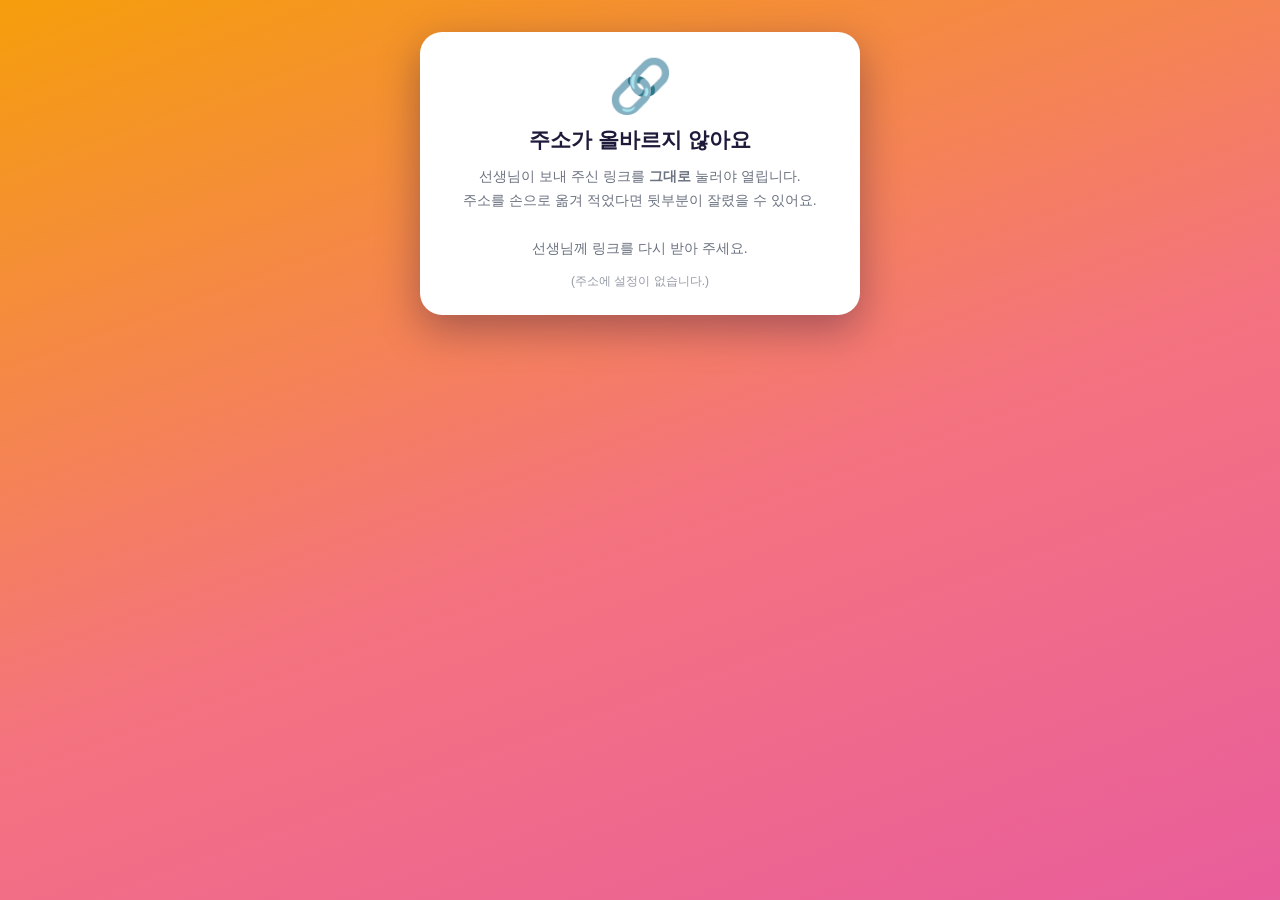
<file: survey.html>
<!DOCTYPE html>
<html lang="ko">
<head>
<meta charset="UTF-8">
<meta name="viewport" content="width=device-width, initial-scale=1.0, user-scalable=no">
<title>🧭 나의 진로 여행</title>
<style>
  :root{
    --grad: linear-gradient(160deg,#f59e0b,#f4737f 55%,#e85d9b);
    --ink:#1e1b3a; --sub:#6b7280; --card:#fff; --line:#e5e7eb;
    --amber:#b45309; --red:#b91c1c;
  }
  *{box-sizing:border-box; margin:0; padding:0; -webkit-tap-highlight-color:transparent;}
  html,body{min-height:100%;}
  body{font-family:"Pretendard","Malgun Gothic","맑은 고딕",-apple-system,sans-serif;
    background:var(--grad); color:var(--ink); display:flex; flex-direction:column;
    align-items:center; padding:20px 16px 44px;}
  .app{width:100%; max-width:440px;}
  .card{background:var(--card); border-radius:22px; padding:24px 20px;
    box-shadow:0 14px 40px rgba(20,10,60,.35); animation:pop .3s ease;}
  @keyframes pop{from{transform:translateY(14px) scale(.98); opacity:0;} to{transform:none; opacity:1;}}
  h1{font-size:21px; line-height:1.45; text-align:center;}
  h2{font-size:18px; line-height:1.45; margin-bottom:4px;}
  .big{font-size:52px; text-align:center; display:block; margin-bottom:8px;}
  .desc{font-size:14px; color:var(--sub); line-height:1.7; text-align:center; margin-top:10px;}
  .hint{font-size:12.5px; color:var(--sub); line-height:1.6; margin-bottom:10px;}
  .who{text-align:center; font-size:12.5px; color:#fff; opacity:.9; margin-bottom:12px; font-weight:600;}
  button{font-family:inherit; cursor:pointer; border:none;}
  .btn{display:block; width:100%; padding:15px; border-radius:16px; font-size:16px;
    font-weight:800; margin-top:14px; background:var(--grad); color:#fff;
    box-shadow:0 6px 18px rgba(180,90,20,.35);}
  .btn:active{transform:scale(.97);}
  .btn.ghost{background:#f3f4f6; color:var(--sub); box-shadow:none; font-weight:600;
    font-size:13.5px; padding:11px;}
  .btn:disabled{opacity:.45; box-shadow:none;}
  .prog{display:flex; gap:5px; margin-bottom:14px;}
  .prog span{flex:1; height:6px; border-radius:3px; background:#f1f5f9;}
  .prog span.on{background:#f59e0b;}
  .opt{display:block; width:100%; text-align:left; padding:13px 14px; border:2px solid var(--line);
    border-radius:12px; background:#fff; font-size:14px; margin-top:8px; line-height:1.5;}
  .opt.sel{border-color:#f59e0b; background:#fff7e8; font-weight:700;}
  .opt b{display:block; font-size:15px; margin-bottom:2px;}
  .opt small{color:var(--sub); font-size:12.5px; font-weight:400;}
  .field{margin-top:12px;}
  .field label{display:block; font-size:13px; font-weight:700; margin-bottom:5px;}
  /* iOS 사파리는 글씨가 16px보다 작으면 입력할 때 화면을 확대해 버린다 */
  input,textarea,select{width:100%; padding:12px 13px; border:2px solid var(--line);
    border-radius:12px; font-size:16px; font-family:inherit; background:#fff; color:var(--ink);}
  input:focus,textarea:focus{outline:none; border-color:#f59e0b;}
  textarea{min-height:88px; resize:vertical; line-height:1.6;}
  .warn{margin-top:12px; background:#fef2f2; color:var(--red); font-size:12.8px;
    border-radius:12px; padding:11px 13px; line-height:1.65; border-left:4px solid var(--red);}
  .note{margin-top:12px; background:#fff7e8; color:var(--amber); font-size:12.8px;
    border-radius:12px; padding:11px 13px; line-height:1.65;}
  .err{color:var(--red); font-size:13px; margin-top:9px; min-height:17px; font-weight:600;}
  .nav{display:flex; gap:8px; margin-top:16px;}
  .nav .btn{margin-top:0;}
  .nav .back{flex:0 0 92px; background:#f3f4f6; color:var(--sub); box-shadow:none; font-size:14px;}
  .sum{background:#f9fafb; border-radius:14px; padding:14px; margin-top:12px; font-size:14px; line-height:1.85;}
  .sum b{color:var(--amber);}
  .foot{text-align:center; font-size:11.5px; color:#fff; opacity:.75; margin-top:16px; line-height:1.7;}
</style>
</head>
<body>
<div class="app">
  <div class="who" id="who"></div>
  <div class="card" id="view"></div>
  <div class="foot" id="foot"></div>
</div>

<iframe name="gf" id="gf" style="display:none"></iframe>
<form id="gform" target="gf" method="POST" style="display:none"></form>

<script>
/* ===== 설정 읽기 =====
   주소 형식: 조사.html?c=<base64url(JSON)>
   JSON: { f:"폼ID", e:[번호,이름,유형,1지망,학과,2지망,이유,선생님께], t:"○○중 3학년 1반", r:"비평준화" } */
function b64dec(s){
  s = String(s).replace(/-/g,"+").replace(/_/g,"/");
  while(s.length % 4) s += "=";
  const bin = atob(s), bytes = new Uint8Array(bin.length);
  for(let i=0;i<bin.length;i++) bytes[i] = bin.charCodeAt(i);
  return new TextDecoder("utf-8").decode(bytes);
}
let CFG = null, CFG_ERR = "";
try{
  const raw = new URLSearchParams(location.search).get("c");
  if(!raw) CFG_ERR = "주소에 설정이 없습니다.";
  else{
    const o = JSON.parse(b64dec(raw));
    // 진짜 구글 폼 주소는 1FAIpQL 로 시작하는 50자 안팎의 긴 문자열이다.
    // 연습용/가짜 주소로 제출하면 보낸 것처럼 보이지만 아무 데도 저장되지 않는다.
    if(!o.f || !Array.isArray(o.e) || o.e.length < 8) CFG_ERR = "설정이 온전하지 않습니다.";
    else if(!/^1FAIpQL[A-Za-z0-9_-]{40,}$/.test(String(o.f))) CFG_ERR = "연습용";
    else CFG = { f:String(o.f), e:o.e.map(String), t:o.t||"", r:(o.r==="평준화"?"평준화":"비평준화") };
  }
}catch(err){ CFG_ERR = "설정을 읽지 못했습니다."; }

const $ = id => document.getElementById(id);
const esc = s => String(s==null?"":s).replace(/[&<>"']/g, c =>
  ({"&":"&amp;","<":"&lt;",">":"&gt;",'"':"&quot;","'":"&#39;"}[c]));
const isPY = () => CFG && CFG.r === "평준화";

const KEY = CFG ? "jinhak_survey_" + CFG.f : "jinhak_survey_none";
let st = { step:0, num:"", name:"", type:"", s1:"", m1:"", s2:"", reason:"", ask:"", done:false };
try{ const d = localStorage.getItem(KEY); if(d) st = Object.assign(st, JSON.parse(d), {step:0}); }catch(e){}
const save = () => { try{ localStorage.setItem(KEY, JSON.stringify(st)); }catch(e){} };

const TYPES = [
  {k:"일반고", e:"🏫", d:"보통 교과를 두루 배우고 대학 진학을 준비해."},
  {k:"특성화고", e:"🛠️", d:"학과를 골라 기술·실무를 배워. 취업도 진학도 가능해."},
  {k:"마이스터고", e:"⚙️", d:"분야별 명장을 키우는 학교. 전국에서 뽑고 보통 기숙사 생활이야."},
  {k:"과학고", e:"🔬", d:"수학·과학을 깊게 배워. 원서를 8월에 내서 제일 빨라."},
  {k:"외고·국제고", e:"🌏", d:"외국어와 국제 분야를 집중해서 배워. 면접이 있어."},
  {k:"자사고", e:"📚", d:"학교가 교육과정을 자유롭게 짜. 학비가 더 들어."},
  {k:"예술·체육고", e:"🎨", d:"실기시험을 봐. 준비 기간을 미리 계산해야 해."},
  {k:"미정", e:"🤔", d:"아직 안 정했어. 괜찮아, 지금부터 같이 찾아보자."}
];
const NEEDS_MAJOR = t => t === "특성화고" || t === "마이스터고";
const IS_EARLY = t => ["특성화고","마이스터고","과학고","예술·체육고"].indexOf(t) >= 0;

function typeNote(t){
  if(t === "과학고")
    return {cls:"warn", s:"과학고는 <b>원서접수가 8월 24~28일</b>이야. 결정할 시간이 얼마 없으니 오늘 안에 선생님·부모님과 이야기하자."};
  if(t === "외고·국제고" || t === "자사고")
    return isPY()
      ? {cls:"note", s:"우리는 <b>평준화 지역</b>이라 일반고에 <b>동시지원이 가능</b>해. 다만 원서에 <b>1지망을 이 학교로</b> 적고 <b>2지망부터 일반고</b> 순서를 써야 해. 순서를 꼭 확인하자."}
      : {cls:"warn", s:"⚠️ 우리는 <b>비평준화 지역</b>이야. 외고·국제고·자사고 지원자는 <b>평준화 지역 일반고에만</b> 동시지원할 수 있어서, <b>우리 지역 일반고와는 같이 지원할 수 없어.</b> 떨어지면 1월 추가모집으로 가야 해. 부모님과 꼭 상의하자."};
  if(IS_EARLY(t))
    return {cls:"note", s:"이 유형은 <b>전기모집</b>이라 일반고보다 먼저 뽑아. <b>딱 1개 학교</b>만 지원할 수 있고, 합격하면 후기 고등학교에는 지원할 수 없어. <b>떨어졌을 때 갈 학교</b>도 같이 생각해 두자."};
  if(t === "일반고")
    return isPY()
      ? {cls:"note", s:"우리는 <b>평준화 지역</b>이야. 학교가 나를 뽑는 게 아니라, 지망 순위를 적어 내면 <b>추첨으로 배정</b>받아. 1월에 배정 학교가 나와."}
      : {cls:"note", s:"우리는 <b>비평준화 지역</b>이야. 가고 싶은 고등학교 <b>한 곳에 직접 지원</b>하고, 그 학교가 <b>내신 200점 순서</b>로 뽑아."};
  return null;
}

const STEPS = 8;
function bar(n){
  let h = '<div class="prog">';
  for(let i=1;i<=STEPS;i++) h += '<span class="'+(i<=n?"on":"")+'"></span>';
  return h + "</div>";
}
function nav(backJs, nextLabel, nextJs){
  return '<div class="nav">'
    + (backJs ? '<button class="btn back" onclick="'+backJs+'">← 이전</button>' : "")
    + '<button class="btn" style="flex:1" onclick="'+nextJs+'">'+nextLabel+'</button></div>';
}
const gv = id => ($(id) ? $(id).value.trim() : "");

function keep(){
  if($("fNum")) st.num = gv("fNum");
  if($("fName")) st.name = gv("fName");
  if($("fS1")) st.s1 = gv("fS1");
  if($("fM1")) st.m1 = gv("fM1");
  if($("fS2")) st.s2 = gv("fS2");
  if($("fReason")) st.reason = gv("fReason");
  if($("fAsk")) st.ask = gv("fAsk");
  save();
}
function go(n){ keep(); st.step = n; render(); }
function pick(t){ keep(); st.type = t; save(); render(); }

function render(){
  const v = $("view");
  $("who").textContent = CFG && CFG.t ? CFG.t : "";
  $("foot").innerHTML = CFG
    ? "적어 준 내용은 담임 선생님만 봅니다.<br>2027학년도 고등학교 입학 · 경기도 기준"
    : "";

  if(CFG_ERR === "연습용"){
    v.innerHTML = '<span class="big">🧪</span><h1>이건 연습용 링크야</h1>'
      + '<p class="desc">이 주소로 제출하면 <b>선생님께 전달되지 않아.</b><br>'
      + '구경은 해도 되지만, <b>진짜 제출은 선생님이 주신 링크</b>로 해야 해.<br><br>'
      + '선생님께 링크를 다시 받아 줘.</p>'
      + '<div class="warn">선생님께: 이 링크는 예시용 주소입니다. '
      + '학생에게는 <b>선생님 폼에 연결된 링크</b>를 보내 주세요.</div>';
    return;
  }
  if(CFG_ERR){
    v.innerHTML = '<span class="big">🔗</span><h1>주소가 올바르지 않아요</h1>'
      + '<p class="desc">선생님이 보내 주신 링크를 <b>그대로</b> 눌러야 열립니다.<br>'
      + '주소를 손으로 옮겨 적었다면 뒷부분이 잘렸을 수 있어요.<br><br>'
      + '선생님께 링크를 다시 받아 주세요.</p>'
      + '<p class="desc" style="font-size:12px; opacity:.7">(' + esc(CFG_ERR) + ')</p>';
    return;
  }

  const s = st.step;

  if(s === 0){
    v.innerHTML = '<span class="big">🧭</span><h1>나의 진로 여행</h1>'
      + '<p class="desc">고등학교를 어디로 갈지 함께 정리해 보는 시간이야.<br>'
      + '<b>아직 안 정했어도 괜찮아.</b> 지금 생각하는 대로 솔직하게 적으면 돼.<br><br>'
      + '5분이면 끝나. 적어 준 내용은 <b>담임 선생님만</b> 봐.</p>'
      + (st.done ? '<div class="note">이미 한 번 제출했어. 다시 하면 <b>새로 낸 내용</b>으로 선생님이 보게 돼.</div>' : "")
      + '<button class="btn" onclick="go(1)">시작하기 →</button>';
  }

  else if(s === 1){
    v.innerHTML = bar(1) + '<h2>먼저 네가 누구인지 알려줘 ✋</h2>'
      + '<div class="hint">선생님이 누구 자료인지 알아야 상담을 준비할 수 있어.</div>'
      + '<div class="field"><label>번호</label><input id="fNum" inputmode="numeric" maxlength="2" value="'+esc(st.num)+'" placeholder="예: 7"></div>'
      + '<div class="field"><label>이름</label><input id="fName" maxlength="10" value="'+esc(st.name)+'" placeholder="예: 김하늘"></div>'
      + '<div class="err" id="e1"></div>'
      + nav("go(0)", "다음 →", "next1()");
  }

  else if(s === 2){
    v.innerHTML = bar(2) + '<h2>어떤 고등학교를 생각하고 있어? 🎒</h2>'
      + '<div class="hint">지금 마음이 가장 가는 것 하나를 골라. 나중에 바뀌어도 괜찮아.</div>'
      + TYPES.map(t => '<button class="opt '+(st.type===t.k?"sel":"")+'" onclick="pick(\''+t.k+'\')">'
          + '<b>'+t.e+' '+t.k+'</b><small>'+t.d+'</small></button>').join("")
      + (function(){ const n = st.type ? typeNote(st.type) : null;
          return n ? '<div class="'+n.cls+'">'+n.s+'</div>' : ""; })()
      + '<div class="err" id="e2"></div>'
      + nav("go(1)", "다음 →", "next2()");
  }

  else if(s === 3){
    const need = NEEDS_MAJOR(st.type);
    v.innerHTML = bar(3) + '<h2>가고 싶은 학교가 있어? 🏫</h2>'
      + '<div class="hint">아직 없으면 비워 두고 넘어가도 돼. 정해지면 선생님께 말해 주면 돼.</div>'
      + '<div class="field"><label>1지망 학교</label><input id="fS1" maxlength="30" value="'+esc(st.s1)+'" placeholder="예: ○○고등학교"></div>'
      + (need
          ? '<div class="field"><label>1지망 학과</label><input id="fM1" maxlength="30" value="'+esc(st.m1)+'" placeholder="예: 베이커리학과">'
            + '<div class="hint" style="margin-top:6px">같은 학교라도 <b>학과마다 뽑는 점수가 달라.</b> 학과까지 정해 두면 좋아.</div></div>'
          : "")
      + '<div class="field"><label>2지망 학교 <span style="font-weight:400;color:#9ca3af">(선택)</span></label>'
      + '<input id="fS2" maxlength="30" value="'+esc(st.s2)+'" placeholder="1지망이 어려울 때 갈 학교"></div>'
      + (IS_EARLY(st.type) && !st.s2
          ? '<div class="warn">지금 고른 유형은 <b>1개교만</b> 지원할 수 있어. 떨어졌을 때 갈 학교를 <b>2지망</b>에 적어 두면 선생님이 같이 준비해 줄 수 있어.</div>'
          : "")
      + '<div class="err" id="e3"></div>'
      + nav("go(2)", "다음 →", "go(4)");
  }

  else if(s === 4){
    v.innerHTML = bar(4) + '<h2>왜 그곳에 마음이 갔어? 💭</h2>'
      + '<div class="hint">한두 문장이면 충분해. 이유를 적어 두면 흔들릴 때 다시 볼 수 있어.</div>'
      + '<div class="field"><textarea id="fReason" maxlength="300" placeholder="예: 제과제빵을 배우고 싶어서. 집에서 버스로 20분이라 다닐 만해서.">'+esc(st.reason)+'</textarea></div>'
      + nav("go(3)", "다음 →", "go(5)");
  }

  else if(s === 5){
    v.innerHTML = bar(5) + '<h2>선생님께 하고 싶은 말 💌</h2>'
      + '<div class="hint">궁금한 것, 걱정되는 것, 물어보고 싶은 것. 뭐든 괜찮아.<br>'
      + '선생님이 답을 준비해서 상담 때 이야기해 줄 거야.</div>'
      + '<div class="field"><textarea id="fAsk" maxlength="300" placeholder="예: 제 성적으로 갈 수 있을까요? 부모님과 생각이 달라서 고민이에요.">'+esc(st.ask)+'</textarea></div>'
      + nav("go(4)", "다음 →", "go(6)");
  }

  else if(s === 6){
    keep();
    const n = st.type ? typeNote(st.type) : null;
    v.innerHTML = bar(6) + '<h2>이렇게 적었어. 맞아? 📝</h2>'
      + '<div class="sum">'
      + '<b>'+esc(st.num)+'번 '+esc(st.name)+'</b><br>'
      + '희망 유형 — '+esc(st.type||"미정")+'<br>'
      + '1지망 — '+esc(st.s1||"아직 없음")+(st.m1?" "+esc(st.m1):"")+'<br>'
      + '2지망 — '+esc(st.s2||"아직 없음")+'<br>'
      + '이유 — '+esc(st.reason||"아직 안 적음")+'<br>'
      + '선생님께 — '+esc(st.ask||"없음")
      + '</div>'
      + (n ? '<div class="'+n.cls+'">'+n.s+'</div>' : "")
      + '<div class="err" id="e6"></div>'
      + nav("go(5)", "이대로 제출하기", "submitAll()");
  }

  else if(s === 7){
    v.innerHTML = '<span class="big">✅</span><h1>잘 받았어. 고마워!</h1>'
      + '<p class="desc">선생님이 네가 적어 준 내용을 읽고<br>상담 때 함께 이야기할 거야.<br><br>'
      + '<b>생각이 바뀌면 언제든 다시 제출해도 돼.</b><br>선생님은 가장 나중 것을 보게 돼.</p>'
      + '<div class="note">혹시 선생님이 <b>“안 왔다”</b>고 하시면, 이 화면에서 <b>[처음으로]</b>를 눌러 한 번 더 보내 줘.</div>'
      + '<button class="btn ghost" onclick="st.step=0;render()">처음으로</button>';
  }
}

function next1(){
  keep();
  const n = Number(st.num);
  if(!st.num || !st.name){ $("e1").textContent = "번호와 이름을 모두 적어 줘!"; return; }
  if(!Number.isInteger(n) || n < 1 || n > 99){ $("e1").textContent = "번호는 1~99 사이 숫자로 적어 줘!"; return; }
  go(2);
}
function next2(){
  if(!st.type){ $("e2").textContent = "하나를 골라 줘! 정하지 않았으면 '미정'을 고르면 돼."; return; }
  go(3);
}

function submitAll(){
  keep();
  const btns = document.querySelectorAll(".nav .btn");
  btns.forEach(b => { b.disabled = true; });
  const last = btns[btns.length-1]; if(last) last.textContent = "보내는 중...";

  const vals = [st.num, st.name, st.type || "미정", st.s1, st.m1, st.s2, st.reason, st.ask];
  const f = $("gform");
  f.action = "https://docs.google.com/forms/d/e/" + CFG.f + "/formResponse";
  f.innerHTML = "";
  CFG.e.forEach((id, i) => {
    const inp = document.createElement("input");
    inp.type = "hidden";
    inp.name = "entry." + id;
    inp.value = vals[i] == null ? "" : vals[i];
    f.appendChild(inp);
  });

  let finished = false;
  const done = (ok) => {
    if(finished) return; finished = true;
    if(ok){ st.done = true; st.step = 7; save(); render(); return; }
    // 시간만 지나고 응답이 없으면 전송되지 않은 것으로 본다
    btns.forEach(b => { b.disabled = false; });
    if(last) last.textContent = "다시 보내기";
    alert("아직 보내지 못했어 😢  인터넷 연결을 확인하고 [다시 보내기]를 눌러 줘. 계속 안 되면 선생님께 꼭 말해 줘!");
  };
  $("gf").onload = () => done(true);
  setTimeout(() => done(false), 9000);
  f.submit();
}

render();
</script>
</body>
</html>
</file>
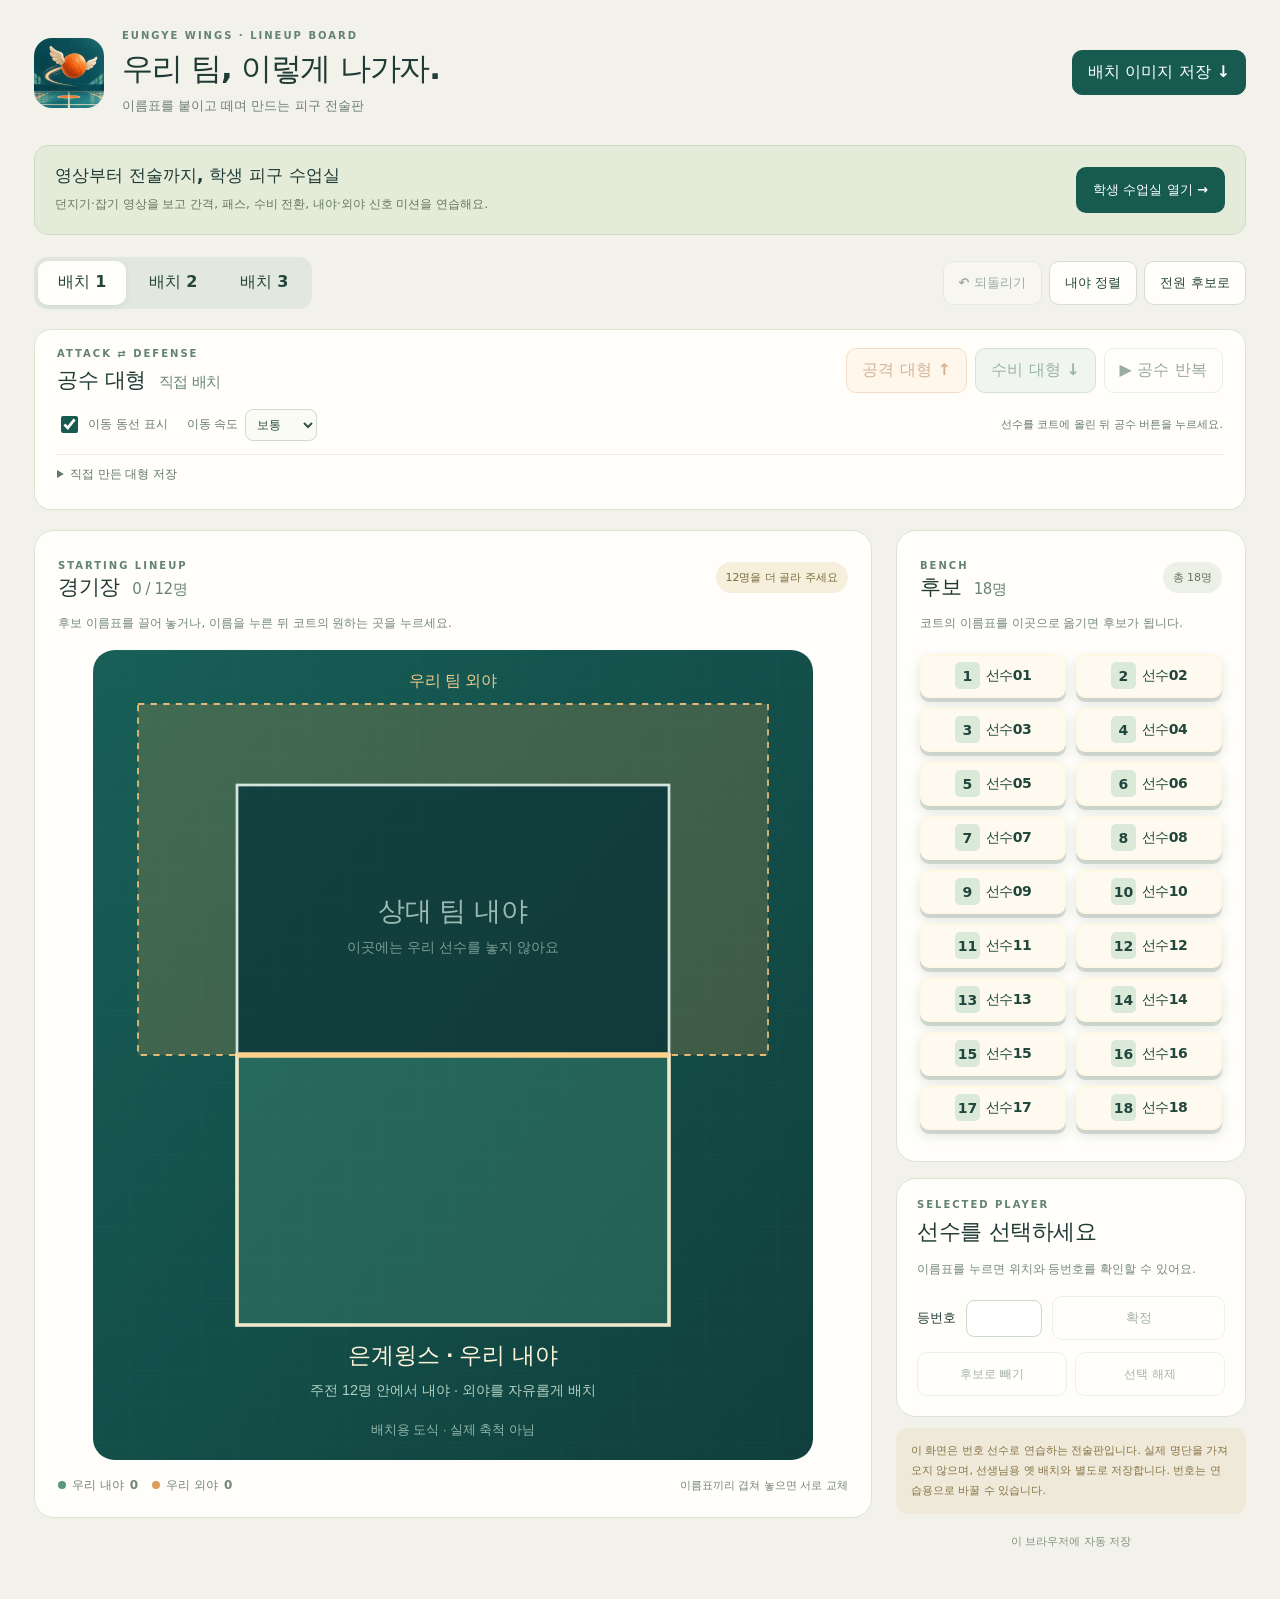
<file: dodgeball/board.html>
<!doctype html>
<html lang="ko">
<head><meta charset="utf-8"><meta name="viewport" content="width=device-width,initial-scale=1"><meta name="referrer" content="no-referrer"><meta name="robots" content="noindex,nofollow"><meta name="theme-color" content="#124e48"><title>은계윙스 · 피구 전술판</title><link rel="stylesheet" href="style.css"><link rel="apple-touch-icon" href="assets/app-192.png"><meta name="apple-mobile-web-app-capable" content="yes"></head>
<body>
<header class="top"><div class="brand"><img src="assets/cover.png" alt=""><div><p class="eyebrow">EUNGYE WINGS · LINEUP BOARD</p><h1>우리 팀, 이렇게 나가자.</h1><p class="sub">이름표를 붙이고 떼며 만드는 피구 전술판</p></div></div><button id="export" class="primary">배치 이미지 저장 ↓</button></header>
<main>
<section class="learning-entry"><div><b>영상부터 전술까지, 학생 피구 수업실</b><p>던지기·잡기 영상을 보고 간격, 패스, 수비 전환, 내야·외야 신호 미션을 연습해요.</p></div><a href="learn.html">학생 수업실 열기 →</a></section>
<div class="toolbar"><div class="slots" role="group" aria-label="배치 선택"><button data-slot="0" class="active">배치 1</button><button data-slot="1">배치 2</button><button data-slot="2">배치 3</button></div><div class="actions"><button id="undo">↶ 되돌리기</button><button id="arrange">내야 정렬</button><button id="clear">전원 후보로</button></div></div>
<section class="formation-panel" aria-label="공격 수비 대형과 자동 이동">
<div class="formation-main"><div><p class="eyebrow">ATTACK ⇄ DEFENSE</p><h2>공수 대형 <span id="modeLabel">직접 배치</span></h2></div><div class="formation-buttons"><button id="attack" class="attack-button">공격 대형 ↑</button><button id="defense" class="defense-button">수비 대형 ↓</button><button id="playMotion">▶ 공수 반복</button></div></div>
<div class="formation-options"><label><input id="showPaths" type="checkbox" checked> 이동 동선 표시</label><label>이동 속도 <select id="motionSpeed"><option value="900">빠르게</option><option value="1800" selected>보통</option><option value="3000">천천히</option></select></label><span id="motionStatus" role="status">선수를 코트에 올린 뒤 공수 버튼을 누르세요.</span></div>
<details class="formation-save"><summary>직접 만든 대형 저장</summary><p>이름표를 원하는 위치로 옮긴 뒤 저장하세요. 현재 배치의 주전과 후보를 유지하며 이동합니다.</p><div><button id="saveAttack">현재 위치를 공격으로 저장</button><button id="saveDefense">현재 위치를 수비로 저장</button></div><small id="formationSaved">저장된 대형이 없으면 기본 예시 대형을 사용합니다.</small></details>
</section>
<div class="layout">
<section class="court-panel" aria-label="경기장 배치">
<div class="section-head"><div><span class="eyebrow">STARTING LINEUP</span><h2>경기장 <span id="fieldCount">0 / 12명</span></h2></div><span id="ready" class="pill">12명을 골라 주세요</span></div>
<p class="help" id="instruction">후보 이름표를 끌어 놓거나, 이름을 누른 뒤 코트의 원하는 곳을 누르세요.</p>
<div id="board" class="board" aria-label="피구 코트. 아래는 우리 내야, 위쪽과 양옆은 우리 외야" tabindex="0">
<svg id="courtArt" viewBox="0 0 800 900" aria-hidden="true" xmlns="http://www.w3.org/2000/svg">
<defs><pattern id="grid" width="40" height="40" patternUnits="userSpaceOnUse"><path d="M40 0H0V40" fill="none" stroke="#ffffff" stroke-opacity=".04"/></pattern><linearGradient id="bg" x2="1" y2="1"><stop stop-color="#175f57"/><stop offset="1" stop-color="#103f3d"/></linearGradient></defs>
<rect width="800" height="900" rx="24" fill="url(#bg)"/><rect width="800" height="900" fill="url(#grid)"/>
<path d="M50 60H750V450H640V150H160V450H50Z" fill="#d99b4b" fill-opacity=".22" stroke="#e6ba76" stroke-width="2" stroke-dasharray="7 7"/>
<rect x="160" y="150" width="480" height="300" fill="#102f31" fill-opacity=".55" stroke="#d5e4dc" stroke-width="3"/>
<rect x="160" y="450" width="480" height="300" fill="#4f9c82" fill-opacity=".3" stroke="#f0e9cc" stroke-width="4"/>
<path d="M160 450H640" stroke="#ffd28b" stroke-width="6"/>
<g font-family="Malgun Gothic, sans-serif" text-anchor="middle"><text x="400" y="40" fill="#f1c88b" font-size="18" font-weight="700">우리 팀 외야</text><text x="400" y="300" fill="#9bb9b3" font-size="30" font-weight="700">상대 팀 내야</text><text x="400" y="335" fill="#799c95" font-size="16">이곳에는 우리 선수를 놓지 않아요</text><text x="400" y="792" fill="#fff4da" font-size="26" font-weight="700">은계윙스 · 우리 내야</text><text x="400" y="828" fill="#b2d0c1" font-size="16">주전 12명 안에서 내야 · 외야를 자유롭게 배치</text><text x="400" y="871" fill="#92b6a9" font-size="14">배치용 도식 · 실제 축척 아님</text></g>
</svg><svg id="motionPaths" viewBox="0 0 800 900" aria-hidden="true"><defs><marker id="moveArrow" viewBox="0 0 10 10" refX="9" refY="5" markerWidth="7" markerHeight="7" orient="auto-start-reverse"><path d="M0 0L10 5L0 10Z" fill="#ffcd87"/></marker></defs><g id="routeLines"></g></svg><div id="tokens"></div></div>
<div class="legend"><span><i class="dot mint"></i>우리 내야 <b id="innerCount">0</b></span><span><i class="dot amber"></i>우리 외야 <b id="outerCount">0</b></span><span>이름표끼리 겹쳐 놓으면 서로 교체</span></div>
</section>
<aside>
<section class="bench-panel"><div class="section-head"><div><span class="eyebrow">BENCH</span><h2>후보 <span id="benchCount">18명</span></h2></div><span class="small-pill">총 18명</span></div><p class="help">코트의 이름표를 이곳으로 옮기면 후보가 됩니다.</p><div id="bench" class="bench" aria-label="후보 선수"></div></section>
<section class="selection-panel"><p class="eyebrow">SELECTED PLAYER</p><h2 id="selectedName">선수를 선택하세요</h2><p id="selectedInfo" class="help">이름표를 누르면 위치와 등번호를 확인할 수 있어요.</p><div class="edit-row"><label for="jersey">등번호</label><input id="jersey" type="number" min="1" max="99" inputmode="numeric" disabled><button id="numberSave" disabled>확정</button></div><div class="selection-actions"><button id="toBench" disabled>후보로 빼기</button><button id="deselect" disabled>선택 해제</button></div></section>
<p class="note">이 화면은 번호 선수로 연습하는 전술판입니다. 실제 명단을 가져오지 않으며, 선생님용 옛 배치와 별도로 저장합니다. 번호는 연습용으로 바꿀 수 있습니다.</p>
<p id="saveStatus" class="save-status" role="status">이 브라우저에 자동 저장 · 인터넷 없이 사용</p>
</aside></div>
</main><div id="toast" role="status" aria-live="polite"></div><script src="roster.js"></script><script src="app.js"></script>
</body></html>
</file>
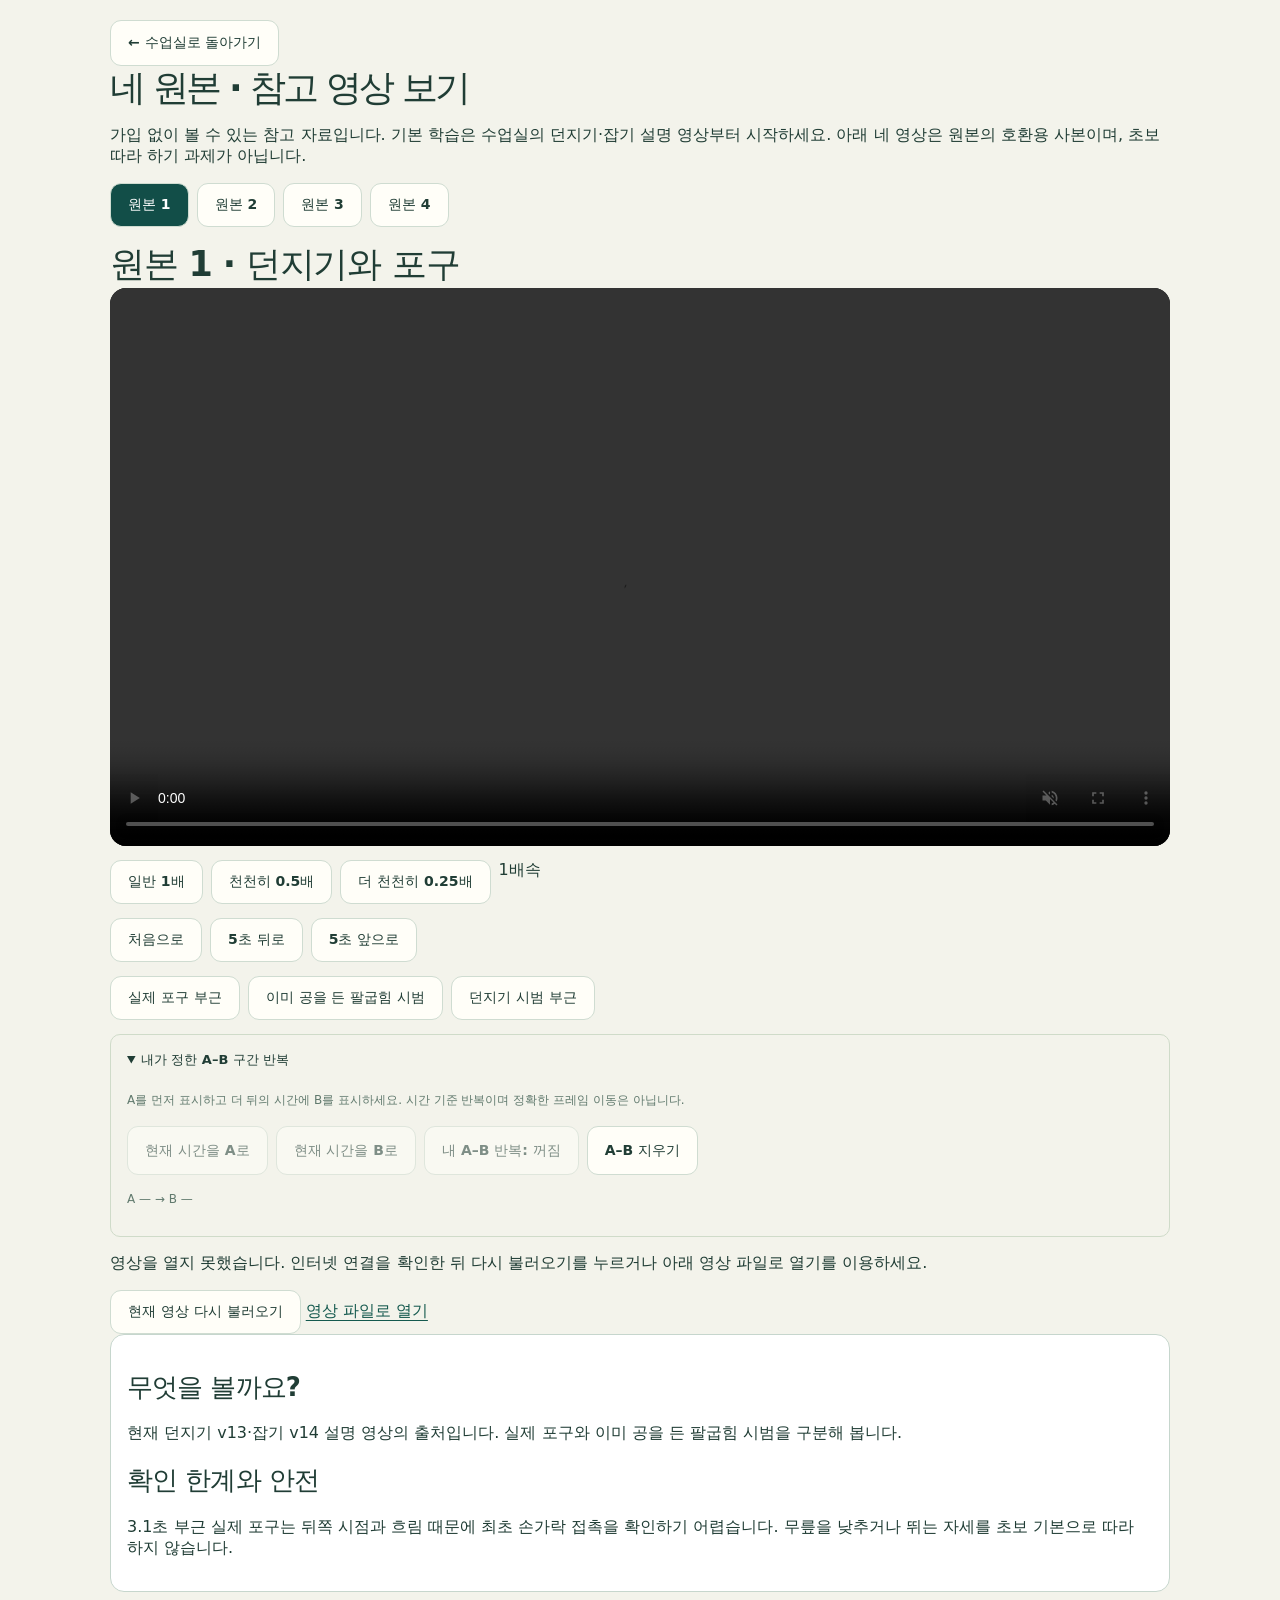
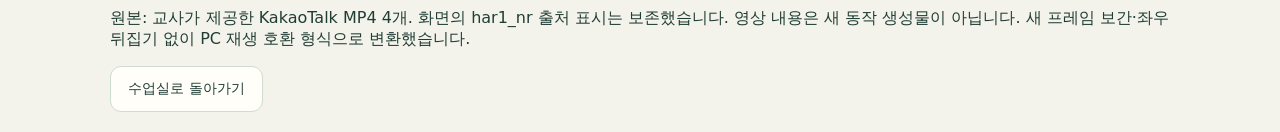
<file: dodgeball/references.html>
<!doctype html><html lang="ko"><head><meta charset="utf-8"><meta name="viewport" content="width=device-width,initial-scale=1"><title>네 원본 · 참고 영상 보기</title><link rel="stylesheet" href="learn.css"><style>main{max-width:1100px;margin:auto;padding:20px}.reference-video{width:100%;height:min(62vh,680px);background:#111;object-fit:contain}.reference-nav,.reference-tools{display:flex;flex-wrap:wrap;gap:8px;margin:14px 0}.reference-nav button[aria-pressed=true]{background:#124e48;color:white}.reference-info{padding:16px;background:#fff;border:1px solid #c6d6cd;border-radius:14px}button{min-height:44px}h1{font-size:clamp(24px,5vw,36px)}</style></head><body><main><a class="button" href="learn.html">← 수업실로 돌아가기</a><h1>네 원본 · 참고 영상 보기</h1><p>가입 없이 볼 수 있는 참고 자료입니다. 기본 학습은 수업실의 던지기·잡기 설명 영상부터 시작하세요. 아래 네 영상은 원본의 호환용 사본이며, 초보 따라 하기 과제가 아닙니다.</p><nav class="reference-nav" aria-label="원본 선택"><button data-source="0">원본 1</button><button data-source="1">원본 2</button><button data-source="2">원본 3</button><button data-source="3">원본 4</button></nav><h2 id="referenceHeading"></h2><video id="referenceVideo" class="reference-video" controls playsinline muted preload="metadata" aria-label="원본 참고 영상"></video><div class="reference-tools" role="group" aria-label="재생 속도"><button data-rate="1" aria-pressed="true">일반 1배</button><button data-rate="0.5" aria-pressed="false">천천히 0.5배</button><button data-rate="0.25" aria-pressed="false">더 천천히 0.25배</button><output id="rateStatus">1배속</output></div><div class="reference-tools"><button id="startVideo">처음으로</button><button data-seek="-5">5초 뒤로</button><button data-seek="5">5초 앞으로</button></div><div id="referenceAnchors" class="reference-tools"></div><details class="ab-tools" open><summary>내가 정한 A–B 구간 반복</summary><p>A를 먼저 표시하고 더 뒤의 시간에 B를 표시하세요. 시간 기준 반복이며 정확한 프레임 이동은 아닙니다.</p><div class="reference-tools"><button id="markA">현재 시간을 A로</button><button id="markB">현재 시간을 B로</button><button id="repeatAB" aria-pressed="false" disabled>내 A–B 반복: 꺼짐</button><button id="clearAB">A–B 지우기</button></div><p id="abRange"></p></details><p id="referenceStatus" role="status"></p><button id="retryVideo">현재 영상 다시 불러오기</button> <a id="referenceDirect">영상 파일로 열기</a><section class="reference-info"><h3>무엇을 볼까요?</h3><p id="referenceNote"></p><h3>확인 한계와 안전</h3><p id="referenceLimit"></p></section><p>원본: 교사가 제공한 KakaoTalk MP4 4개. 화면의 har1_nr 출처 표시는 보존했습니다. 영상 내용은 새 동작 생성물이 아닙니다. 새 프레임 보간·좌우 뒤집기 없이 PC 재생 호환 형식으로 변환했습니다.</p><a class="button" href="learn.html">수업실로 돌아가기</a></main><script src="references-local.js"></script></body></html>
</file>
<file: dodgeball/learn.css>
:root{font-family:"Malgun Gothic",system-ui,sans-serif;color:#203d35;background:#f3f3eb;font-synthesis:none;--green:#14594e;--ink:#203d35;--muted:#617a6e;--amber:#b96828}*{box-sizing:border-box}html{scroll-behavior:smooth;scroll-padding-top:96px}body{margin:0}button,input,textarea{font:inherit}button,a,input,textarea{-webkit-tap-highlight-color:transparent}a{color:var(--green);text-underline-offset:4px}button,.button{min-height:46px;display:inline-flex;align-items:center;justify-content:center;gap:8px;padding:11px 17px;border-radius:11px;border:1px solid #cfdcd1;background:#fffef8;color:var(--ink);font-weight:700;font-size:14px;cursor:pointer;text-decoration:none}button:hover,.button:hover{background:#e9eee0}button:disabled{opacity:.55;cursor:default}.primary{background:var(--green);color:white;border-color:var(--green)}.primary:hover{background:#0a443b}.primary:disabled{background:#668177}.selected{background:#174f45!important;color:white!important;border-color:#174f45!important}:focus-visible{outline:3px solid #e59948;outline-offset:4px}.skip{position:fixed;top:-100px;left:12px;z-index:100;background:white;padding:12px}.skip:focus{top:12px}.site-head{position:sticky;top:0;z-index:10;display:flex;align-items:center;justify-content:space-between;gap:16px;padding:15px max(24px,calc((100% - 1260px)/2));border-bottom:1px solid #d8dfd2;background:#f3f3ebf5;backdrop-filter:blur(12px)}.brand{display:flex;align-items:center;gap:12px;text-decoration:none;font-size:13px;white-space:nowrap}.brand img{width:43px;height:43px;border-radius:12px}.brand b{display:block;font-size:17px;margin-top:2px}.site-head nav{display:flex;gap:23px}.site-head nav a{font-size:13px;font-weight:700;text-decoration:none;padding:12px 0}main{max-width:1260px;margin:auto;padding:0 24px}.hero{display:grid;grid-template-columns:1.5fr 1fr;gap:9%;padding:68px 0 60px;align-items:center}.eyebrow{color:#6c8372;font-size:11px;font-weight:800;letter-spacing:2px;margin:0 0 17px}h1{font-size:clamp(39px,4.6vw,66px);line-height:1.2;letter-spacing:-2.8px;margin:0}h2{font-size:clamp(25px,2.9vw,35px);line-height:1.35;letter-spacing:-1.2px;margin:0}h3{font-size:26px;line-height:1.4;letter-spacing:-.9px;margin:18px 0}.lead{font-size:17px;line-height:1.9;color:var(--muted);margin:24px 0}.hero-actions{display:flex;flex-wrap:wrap;gap:10px}.today{background:#e5eadb;padding:30px;border-radius:20px}.tag{display:inline-block;background:#e0eadf;color:#3a6552;font-size:12px;font-weight:800;border-radius:6px;padding:7px 10px}.today .tag{background:#f9f9ef}.today ol{padding:0;list-style:none;counter-reset:step}.today li{counter-increment:step;display:grid;grid-template-columns:31px 55px 1fr;align-items:center;gap:10px;border-bottom:1px solid #ccd7c7;padding:18px 0;font-size:13px}.today li:before{content:"0" counter(step);font-size:12px;color:#77886c}.today li span{color:#60755e}.today p{color:#6e7d63;font-size:12px;line-height:1.8;margin:19px 0 0}.section{border-top:1px solid #ccd6c7;padding:42px 0 52px}.section-heading{display:flex;align-items:end;justify-content:space-between;gap:25px;margin-bottom:26px}.section-heading p:not(.eyebrow){font-size:13px;color:var(--muted)}.section-heading .eyebrow{margin-bottom:10px}.section-intro{color:var(--muted);line-height:1.8}.video-tabs{display:flex;gap:8px;margin-bottom:15px}.video-tabs button{min-width:165px;justify-content:space-between}.video-tabs span{font-size:11px;opacity:.7}.video-layout{display:grid;grid-template-columns:minmax(0,2.15fr) minmax(250px,1fr);gap:23px}.video-box{min-width:0}video{width:100%;display:block;aspect-ratio:16/9;background:#112c2d;border-radius:16px;object-fit:contain}.video-tools{display:flex;flex-wrap:wrap;gap:9px;align-items:center;margin-top:13px}.video-tools button{font-size:12px;padding:9px 13px}.video-tools span{font-size:12px;color:var(--muted);flex-basis:100%;line-height:1.6}.video-help,.small{font-size:12px;color:var(--muted);line-height:1.8}.chapter-panel{padding:23px;background:#fffef8;border:1px solid #dde4d6;border-radius:17px}.chapter-panel h3{font-size:22px}.chapters{display:grid;gap:7px}.chapters button{justify-content:flex-start;text-align:left;font-size:13px;background:#f2f4eb;min-height:45px}.chapter-time{color:#728777;font-size:11px;min-width:34px}.watch-note{border-top:1px solid #dee5d8;padding-top:15px;margin-top:22px;font-size:12px;line-height:1.8}.watch-note p{color:var(--muted);margin:5px 0}.check{display:flex;gap:10px;align-items:flex-start;font-size:13px;line-height:1.7;margin-top:19px;cursor:pointer}.check input{width:20px;height:20px;flex-shrink:0;accent-color:var(--green)}.check small{display:block;color:var(--muted);font-size:11px}.transcript,.sources{margin-top:22px;border:1px solid #d7e1d0;border-radius:12px;padding:16px 20px;font-size:13px;line-height:1.9}.transcript summary,.sources summary,.coach-tip summary{font-weight:700;cursor:pointer;min-height:25px}.transcript ul{padding-left:22px}.error{font-size:13px;background:#fff0dc;color:#79431b;padding:14px;border-radius:10px}.error[hidden]{display:none}.mission-tabs{display:flex;gap:8px;margin:22px 0 18px;flex-wrap:wrap}.mission-tabs button{font-size:13px;flex:1;white-space:nowrap}.mission-tabs .done:after{content:"✓";margin-left:6px}.mission-layout{display:grid;grid-template-columns:minmax(0,1.15fr) minmax(300px,1fr);gap:26px;align-items:start}.court-card,.mission-card{background:#fffef8;border:1px solid #dbe3d4;border-radius:18px;padding:22px;min-width:0}.court-head{display:flex;justify-content:space-between;gap:12px;align-items:center;margin-bottom:16px}.court-head b{font-size:16px}.court-head label{display:flex;align-items:center;gap:5px;font-size:11px;color:var(--muted)}input{accent-color:var(--green)}.practice-board{position:relative;width:100%;aspect-ratio:8/9;isolation:isolate;touch-action:pan-y}.practice-board>svg{display:block;width:100%;height:100%}.practice-tokens{position:absolute;inset:0;pointer-events:none}.practice-token{position:absolute;transform:translate(-50%,-50%);width:44px;height:44px;min-height:44px;padding:0;border-radius:50%;display:grid;place-items:center;font-size:16px;font-weight:800;line-height:1;background:#f8f6e6;border:2px solid #edecd7;color:#205346;pointer-events:none;box-shadow:0 3px 6px #062b2940}.practice-token.movable{pointer-events:auto;touch-action:none;background:#ffe1a6;border:3px solid #ea9e36;box-shadow:0 0 0 4px #f4b64e25;cursor:grab}.practice-token.opponent{background:#56756f;color:white;border-color:#8da69d;width:36px;height:36px;min-height:36px;font-size:13px;box-shadow:none}.practice-token.before{background:none;border:2px dashed #d8c49e;color:#d6c7aa;opacity:.8;box-shadow:none;z-index:-1}.practice-ball{position:absolute;transform:translate(-50%,-50%);width:26px;height:26px;display:grid;place-items:center;border-radius:50%;border:2px solid #874617;background:#eda14e;color:#482807;font-size:12px;font-weight:900;box-shadow:0 2px 4px #0b30293b}.legend{display:flex;gap:17px;flex-wrap:wrap;font-size:11px;color:#617a6e;margin-top:14px}.legend span{display:flex;align-items:center;gap:5px}.legend i{width:11px;height:11px;border-radius:50%;display:inline-block}.our-dot{background:#f4e7ca;border:1px solid #b2bea5}.opponent-dot{background:#56756f}.ball-dot{background:#eda14e}.move-panel{display:flex;gap:12px;align-items:center;justify-content:space-between;background:#eef1e5;border-radius:11px;padding:11px;margin-top:12px;font-size:12px;font-weight:700}.direction-controls{display:flex;gap:5px}.direction-controls button{width:44px;min-height:44px;padding:6px;font-size:20px}.mission-card>p{color:var(--muted);font-size:14px;line-height:1.9}.task{border-left:3px solid #c2823f;background:#f5efdf;padding:15px 17px;margin:21px 0;font-size:13px;line-height:1.8}.task p{margin:5px 0}.memo-label{font-size:13px;font-weight:700;display:flex;justify-content:space-between}.memo-label span{font-size:11px;font-weight:400;color:var(--muted)}textarea{display:block;width:100%;resize:vertical;border:1px solid #ccd9c9;border-radius:9px;padding:12px;background:#fafbf4;line-height:1.8;font-size:13px;margin-top:8px;color:var(--ink)}.reason-ideas{display:flex;flex-wrap:wrap;gap:6px;margin-top:10px}.reason-ideas button{font-size:11px;padding:7px 10px;min-height:44px;font-weight:500}.mission-actions{display:flex;gap:8px;flex-wrap:wrap;margin-top:20px}.mission-actions button{font-size:12px;flex-grow:1}.feedback{background:#e9efe2;border-radius:11px;font-size:13px;line-height:1.9;margin-top:18px;padding:17px;min-height:85px;white-space:pre-line}.coach-tip{padding:16px 0;font-size:13px;line-height:1.9;color:#5d7565}.complete-button{width:100%;background:#fff9e8;border-color:#ddbd84}.complete-button[aria-pressed=true]{background:#dcebd9;border-color:#a4c09a}.model-note{display:grid;grid-template-columns:180px 1fr;gap:18px;margin-top:20px;padding:20px;border-radius:13px;background:#e9ece1;font-size:12px;line-height:1.9;color:#5e745f}.model-note p{margin:0}.practice-finish{display:grid;grid-template-columns:1fr 1.1fr;gap:50px}.practice-finish p,.practice-finish li{font-size:14px;line-height:1.9;color:var(--muted)}.practice-finish ol{padding-left:21px;margin-top:0}.practice-finish .button{margin-top:10px}footer{max-width:1260px;margin:30px auto 0;padding:26px 24px 40px;border-top:1px solid #ccd6c7;color:#6f806f;font-size:11px;display:flex;justify-content:space-between;gap:20px}[hidden]{display:none!important}
@media(max-width:950px){.hero{gap:30px}.video-layout{grid-template-columns:1fr}.chapter-panel{display:block}.chapters{grid-template-columns:repeat(3,1fr)}.watch-note{margin-top:16px}.mission-layout{grid-template-columns:1.1fr 1fr;gap:16px}.court-card,.mission-card{padding:16px}.mission-actions{flex-direction:column}.direction-controls{gap:3px}.move-panel{flex-direction:column;align-items:stretch}.direction-controls button{flex:1}.today li{grid-template-columns:23px 45px 1fr;gap:6px}.site-head{padding:12px 22px}}
@media(max-width:700px){html{scroll-padding-top:124px}.site-head{padding:12px 16px;flex-wrap:wrap;gap:6px}.brand img{width:36px;height:36px}.brand b{font-size:15px}.site-head nav{width:100%;justify-content:space-between;gap:10px}.site-head nav a{font-size:12px;padding:8px 0}.hero{grid-template-columns:1fr;padding:37px 0 34px;gap:28px}main{padding:0 16px}h1{font-size:42px;letter-spacing:-2px}.lead{font-size:15px;margin:19px 0}.today{padding:20px}.today li{grid-template-columns:25px 55px 1fr;padding:13px 0}.today p{margin-top:13px}.section{padding:30px 0 35px}.section-heading{display:block;margin-bottom:19px}.section-heading>.tag{margin-top:12px}.section-heading p:not(.eyebrow){font-size:12px;line-height:1.8}.video-tabs button{flex:1;min-width:0;padding:11px 13px}.video-tabs span{font-size:10px}.chapters{grid-template-columns:1fr 1fr}.chapter-panel{padding:18px}.chapter-panel h3{font-size:23px}.video-tools{gap:7px}.video-tools button{font-size:11px;padding:9px 11px}.video-help{font-size:11px}.mission-tabs{display:grid;grid-template-columns:1fr 1fr}.mission-tabs button{white-space:normal;font-size:12px;min-height:49px}.mission-layout{grid-template-columns:1fr}.court-card{padding:15px 10px}.court-head{padding:0 5px}.court-head b{font-size:14px}.court-head label{font-size:10px}.practice-board{max-width:500px;margin:auto}.court-card>.small,.court-card>.legend{margin-left:5px;margin-right:5px}.move-panel{flex-direction:row;align-items:center;padding:9px;gap:8px}.move-panel>span{font-size:11px;white-space:nowrap}.direction-controls button{flex:initial;width:44px}.mission-card{padding:20px}.mission-card h3{font-size:25px}.mission-actions{flex-direction:row}.model-note{grid-template-columns:1fr;gap:4px;padding:17px}.practice-finish{grid-template-columns:1fr;gap:15px}.practice-finish h2{font-size:29px}.practice-finish .button{width:100%;font-size:12px}.practice-finish .small{font-size:11px}footer{display:block;padding:24px 16px}footer span{display:block;margin-top:9px}.sources,.transcript{padding:14px;font-size:12px}.practice-token{width:40px;height:40px;min-height:40px}.practice-token.movable{width:44px;height:44px;min-height:44px}.practice-token.opponent{width:31px;height:31px;min-height:31px;font-size:12px}}
@media(prefers-reduced-motion:reduce){html{scroll-behavior:auto}}

.install-panel{margin:20px 0 0;padding:14px 18px;border:1px solid #d7e1d0;border-radius:12px;background:#e9eee3;font-size:13px;line-height:1.8}.install-panel summary{cursor:pointer;font-weight:700;min-height:32px}.install-panel p{margin:8px 0;color:var(--muted)}.playback-rates{display:flex;flex-wrap:wrap;align-items:center;gap:6px;margin-top:12px}.playback-rates>span{flex-basis:100%;font-size:12px;font-weight:700}.playback-rates button{padding:9px 11px;font-size:12px;min-height:44px}.playback-rates button[aria-pressed=true]{background:var(--green);border-color:var(--green);color:white}.playback-rates output{font-size:12px;color:var(--muted)}.self-check{margin-top:20px;padding:18px;border:1px solid #d7e1d0;border-radius:12px;background:#fffef8}.self-check h3{font-size:19px;letter-spacing:-.5px;margin:0 0 9px}.self-check>p{font-size:12px;line-height:1.8;color:var(--muted)}.self-check .check{margin-top:12px;min-height:44px;font-size:13px}.self-check .check input{margin-top:2px}.error a{display:inline-block;margin:6px 4px 0;overflow-wrap:anywhere}

video{scroll-margin-top:124px}.watch-cue{margin:12px 0;padding:13px 16px;background:#e3ecdf;border-left:4px solid var(--green);border-radius:8px}.watch-cue b{font-size:11px;color:#4e6e59}.watch-cue p{font-size:15px;line-height:1.8;margin:5px 0;color:#1b463a;word-break:keep-all}.self-check{margin-top:22px}.self-check .check{max-width:950px}

.watch-cue .safety-line{font-size:13px;color:#75451d;border-top:1px solid #c4d5bf;margin-top:10px;padding-top:9px;font-weight:700}

.ab-tools{margin:13px 0;padding:13px 16px;border:1px solid #cfdbc9;border-radius:10px;font-size:13px;line-height:1.8}.ab-tools summary{font-weight:700;cursor:pointer;min-height:30px}.ab-tools p{font-size:12px;color:var(--muted)}.ab-buttons{display:flex;flex-wrap:wrap;gap:7px}.ab-buttons button{min-height:44px;font-size:12px;padding:9px 11px}.local-notice{margin:18px 0;padding:15px;background:#e3ecdf;border:1px solid #c4d5bf;border-radius:12px;font-size:14px;line-height:1.8}.local-notice a{display:inline-block;margin:4px 12px 0 0;font-weight:700}
</file>
<file: dodgeball/style.css>
:root{font-family:Pretendard,"Malgun Gothic",system-ui,sans-serif;color:#203a35;background:#f2f2eb;font-synthesis:none;--teal:#175b50;--orange:#d67739}*{box-sizing:border-box}body{margin:0}button,input{font:inherit}button{cursor:pointer;border:1px solid #d6ded4;border-radius:10px;background:#fffefa;color:#24453c;padding:11px 15px;min-height:44px;font-weight:700}button:hover{background:#e9eee4}button:disabled{opacity:.4;cursor:default}button:focus-visible,input:focus-visible{outline:3px solid #e99449;outline-offset:3px}.top{max-width:1420px;margin:auto;padding:30px 34px;display:flex;align-items:center;justify-content:space-between;gap:20px}.brand{display:flex;align-items:center;gap:18px}.brand img{width:70px;height:70px;border-radius:18px}.eyebrow{font-size:10px;font-weight:800;letter-spacing:2px;color:#638174;margin:0 0 7px}h1{font-size:clamp(23px,2.4vw,35px);letter-spacing:-1.2px;margin:0 0 7px}h2{font-size:21px;margin:0;letter-spacing:-.5px}h2 span{font-size:15px;color:#698477;font-weight:500;margin-left:6px}.sub{color:#6c8075;margin:0;font-size:13px}.primary{background:var(--teal);color:#fff;border-color:var(--teal);white-space:nowrap}.primary:hover{background:#10493f}main{max-width:1420px;padding:0 34px 30px;margin:auto}.toolbar{display:flex;justify-content:space-between;gap:12px;align-items:center;margin-bottom:20px}.slots{display:flex;padding:4px;background:#e2e8dd;border-radius:13px;gap:3px}.slots button{background:none;border:0;min-width:88px}.slots button.active{background:#fffefa;box-shadow:0 2px 6px #24453c15}.actions{display:flex;gap:7px}.actions button{font-size:13px}.layout{display:grid;grid-template-columns:minmax(0,1fr) 350px;gap:24px;align-items:start}.court-panel,.bench-panel,.selection-panel{background:#fffefa;border:1px solid #dde3d7;border-radius:20px;padding:23px}.section-head{display:flex;align-items:center;justify-content:space-between;gap:8px}.pill,.small-pill{font-size:11px;color:#7b6b3d;background:#f5efdc;padding:8px 10px;border-radius:20px;white-space:nowrap}.pill.complete{background:#dcece0;color:#28634a}.small-pill{background:#edf0e7;color:#62765e}.help{font-size:12px;color:#75877b;line-height:1.7;margin:12px 0 17px}.board{position:relative;width:100%;max-width:720px;margin:0 auto;aspect-ratio:8/9;isolation:isolate}.board svg{display:block;width:100%;height:100%;border-radius:17px}.board.target{outline:3px solid #d79b4d;outline-offset:4px}#tokens{position:absolute;inset:0;pointer-events:none}.token{display:flex;align-items:center;justify-content:center;gap:6px;background:#fffaf0;border:2px solid #fff8e5;border-radius:9px;box-shadow:0 4px 0 #052f2822,0 5px 12px #0e342021;color:#21473c;padding:6px 8px;user-select:none;touch-action:none;white-space:nowrap;min-height:44px;font-size:14px;letter-spacing:-.6px;position:relative}.token .num{background:#dbe9d9;min-width:25px;height:27px;display:grid;place-items:center;border-radius:5px;font-weight:900;font-size:14px;letter-spacing:0}.token .num.pending{background:#f7dfb7;color:#8b5b16}.token .player-name{font-weight:800}.token.selected{outline:3px solid #f0aa4e;outline-offset:2px;background:#fff3d8}.token.field-token{position:absolute;width:clamp(64px,15%,112px);min-height:40px;transform:translate(-50%,-50%);pointer-events:auto;gap:4px;padding:5px 3px;font-size:clamp(10px,1.1vw,14px)}.field-token .num{font-size:12px;min-width:22px;height:25px}.token.outer{background:#fff0d9;border-color:#ecc184}.token.drag-source{opacity:.25}.drag-ghost{position:fixed;z-index:1000;pointer-events:none;transform:translate(-50%,-50%);width:110px;opacity:.95;box-shadow:0 15px 30px #001e2840}.bench{display:grid;grid-template-columns:repeat(2,minmax(0,1fr));gap:10px;min-height:110px;padding:4px 0 8px;align-content:start;border-radius:12px}.bench.target{background:#eff4e4;outline:3px dashed #92ac72;outline-offset:6px}.empty{grid-column:1/-1;font-size:13px;text-align:center;color:#81907f;padding:24px 10px}.selection-panel{margin-top:16px;padding:20px}.selection-panel h2{font-size:22px}.edit-row{display:flex;align-items:center;gap:10px;font-size:13px}.edit-row input{width:76px;border:1px solid #ced9ce;border-radius:8px;background:#fff;padding:10px}.edit-row button{flex:1}.selection-actions{display:flex;gap:8px;margin-top:12px}.selection-actions button{flex:1;padding:9px;font-size:12px}.legend{display:flex;flex-wrap:wrap;gap:14px;font-size:12px;color:#758576;margin-top:17px}.legend span{display:flex;align-items:center;gap:6px}.legend span:last-child{margin-left:auto;font-size:11px}.dot{width:8px;height:8px;border-radius:50%;display:inline-block}.mint{background:#59987a}.amber{background:#daa05a}.note{color:#897343;background:#eee9d9;border-radius:12px;padding:13px 15px;font-size:11px;line-height:1.8}.save-status{text-align:center;font-size:11px;color:#82917d;margin:20px 0}#toast{position:fixed;bottom:25px;left:50%;transform:translate(-50%,15px);max-width:90vw;background:#173d35;color:white;padding:13px 20px;border-radius:12px;box-shadow:0 7px 25px #193e3533;font-size:13px;z-index:1500;opacity:0;pointer-events:none;transition:.18s}#toast.show{opacity:1;transform:translate(-50%,0)}@media(min-width:1300px){.layout{grid-template-columns:minmax(0,1fr) 380px}.bench{grid-template-columns:repeat(2,minmax(0,1fr))}}@media(max-width:900px){.layout{grid-template-columns:minmax(0,1fr) 290px;gap:14px}.top{padding:23px 18px}main{padding:0 18px 25px}.court-panel,.bench-panel{padding:17px}.token{font-size:12px;gap:4px;padding:6px 4px}.token .num{min-width:22px;font-size:12px}.pill{font-size:10px;padding:7px}.legend span:last-child{margin-left:0}}@media(max-width:700px){.top{padding:20px 16px;align-items:start}.brand{gap:10px}.brand img{width:43px;height:43px;border-radius:11px}.eyebrow{font-size:8px;letter-spacing:1.3px}h1{font-size:22px}.sub{font-size:11px}.top>.primary{padding:10px;font-size:11px;max-width:85px;white-space:normal}.toolbar{flex-wrap:wrap;margin-bottom:14px;gap:10px}.slots{width:100%}.slots button{flex:1}.actions{width:100%}.actions button{flex:1;padding:9px;font-size:12px}main{padding:0 12px 20px}.layout{display:flex;flex-direction:column;gap:14px}.court-panel{padding:14px 9px;width:100%;border-radius:16px}.section-head,.court-panel>.help,.legend{margin-left:6px;margin-right:6px}h2{font-size:19px}.help{font-size:11px;margin-top:10px}.board{max-width:600px}.token.field-token{font-size:10px;gap:3px;min-height:36px;border-radius:7px}.field-token .num{font-size:10px;min-width:18px;height:23px}.layout aside{width:100%;display:grid;grid-template-columns:1fr}.bench-panel{padding:18px}.bench{grid-template-columns:repeat(3,minmax(0,1fr));gap:9px}.bench .token{font-size:12px}.selection-panel{margin-top:12px}.legend{gap:10px;font-size:11px}.legend span:last-child{width:100%;font-size:10px}.note{margin-top:12px}}@media print{body{background:white}.top,main{padding:8px}.top>.primary,.toolbar,aside,.help,#toast,.selection-actions,.save-status{display:none!important}.layout{display:block}.court-panel{border:0}.board{max-width:550px}.brand img{width:40px;height:40px}h1{font-size:25px}.court-panel{padding:8px}}

@media(max-width:700px){.token.field-token{min-height:30px;padding:2px 3px}.field-token .num{height:21px}}
.formation-panel{background:#fffefa;border:1px solid #dce4d6;border-radius:17px;padding:18px 22px;margin-bottom:20px}.formation-main{display:flex;align-items:center;justify-content:space-between;gap:15px}.formation-buttons{display:flex;gap:8px;flex-wrap:wrap}.attack-button{background:#fff0da;border-color:#e5b47d;color:#9b5d24}.defense-button{background:#deece6;border-color:#a1c2af;color:#205944}.formation-buttons .mode-active{outline:2px solid currentColor;outline-offset:2px}.formation-options{display:flex;align-items:center;gap:19px;flex-wrap:wrap;margin-top:15px;font-size:12px;color:#687b6c}.formation-options label{display:flex;gap:7px;align-items:center}.formation-options input{accent-color:#175b50;width:17px;height:17px}.formation-options select{font:inherit;border:1px solid #d0dacf;border-radius:8px;background:#fafbf5;padding:7px;color:#31543f}.formation-options>span{margin-left:auto;font-size:11px}.formation-save{margin-top:13px;border-top:1px solid #e9ecdf;padding-top:11px;font-size:12px;color:#617765}.formation-save summary{cursor:pointer;min-height:25px}.formation-save p{line-height:1.7}.formation-save>div{display:flex;gap:8px;flex-wrap:wrap}.formation-save button{font-size:12px}.formation-save small{display:block;margin-top:9px;color:#8a8d75}#motionPaths{position:absolute;inset:0;pointer-events:none;z-index:1;background:none}#tokens{z-index:2}.moving .field-token{will-change:left,top;box-shadow:0 0 0 2px #ffcf8a55,0 7px 18px #002d3044}.moving{cursor:progress}#playMotion.playing{background:#175b50;color:#fff;border-color:#175b50}.formation-panel button:disabled{opacity:.45}@media(max-width:700px){.formation-panel{padding:15px 12px;margin-bottom:14px}.formation-main{align-items:start;flex-direction:column;gap:12px}.formation-buttons{width:100%;gap:7px}.formation-buttons button{flex:1;padding:9px 5px;font-size:12px}.formation-options{gap:10px;font-size:11px}.formation-options>span{width:100%;margin-left:0}.formation-save button{flex:1;padding:9px 8px;font-size:11px}}@media print{.formation-panel{display:none!important}}
.learning-entry{background:#e4ebd9;border:1px solid #cfdcc4;border-radius:14px;padding:18px 20px;display:flex;align-items:center;justify-content:space-between;gap:20px;margin-bottom:22px}.learning-entry b{font-size:17px}.learning-entry p{color:#63785d;font-size:12px;line-height:1.8;margin:7px 0 0}.learning-entry a{display:inline-flex;align-items:center;justify-content:center;min-height:46px;white-space:nowrap;background:#175b50;color:white;text-decoration:none;border-radius:10px;padding:12px 17px;font-size:13px;font-weight:700}.learning-entry a:focus-visible{outline:3px solid #e99449;outline-offset:3px}@media(max-width:700px){.learning-entry{flex-direction:column;align-items:stretch;gap:12px;padding:16px}.learning-entry b{font-size:15px}.learning-entry a{width:100%}}
/* Court labels shrink after placement; bench labels keep their original touch size. */
.token.field-token{width:clamp(54px,13.8%,98px);min-height:34px;font-size:12px;gap:3px;padding:4px 3px}
.field-token .num{min-width:20px;height:22px;font-size:11px}
.field-token .player-name{font-size:inherit;letter-spacing:-.4px}
@media(max-width:700px){.token.field-token{width:clamp(50px,14.5%,76px);min-height:28px;font-size:9px;padding:2px;gap:2px;border-width:1px;border-radius:6px}.field-token .num{min-width:16px;height:20px;font-size:9px}.field-token.selected{outline-width:2px;outline-offset:1px}.bench .token{font-size:12px;min-height:44px}.bench .token .num{font-size:12px}}
</file>
